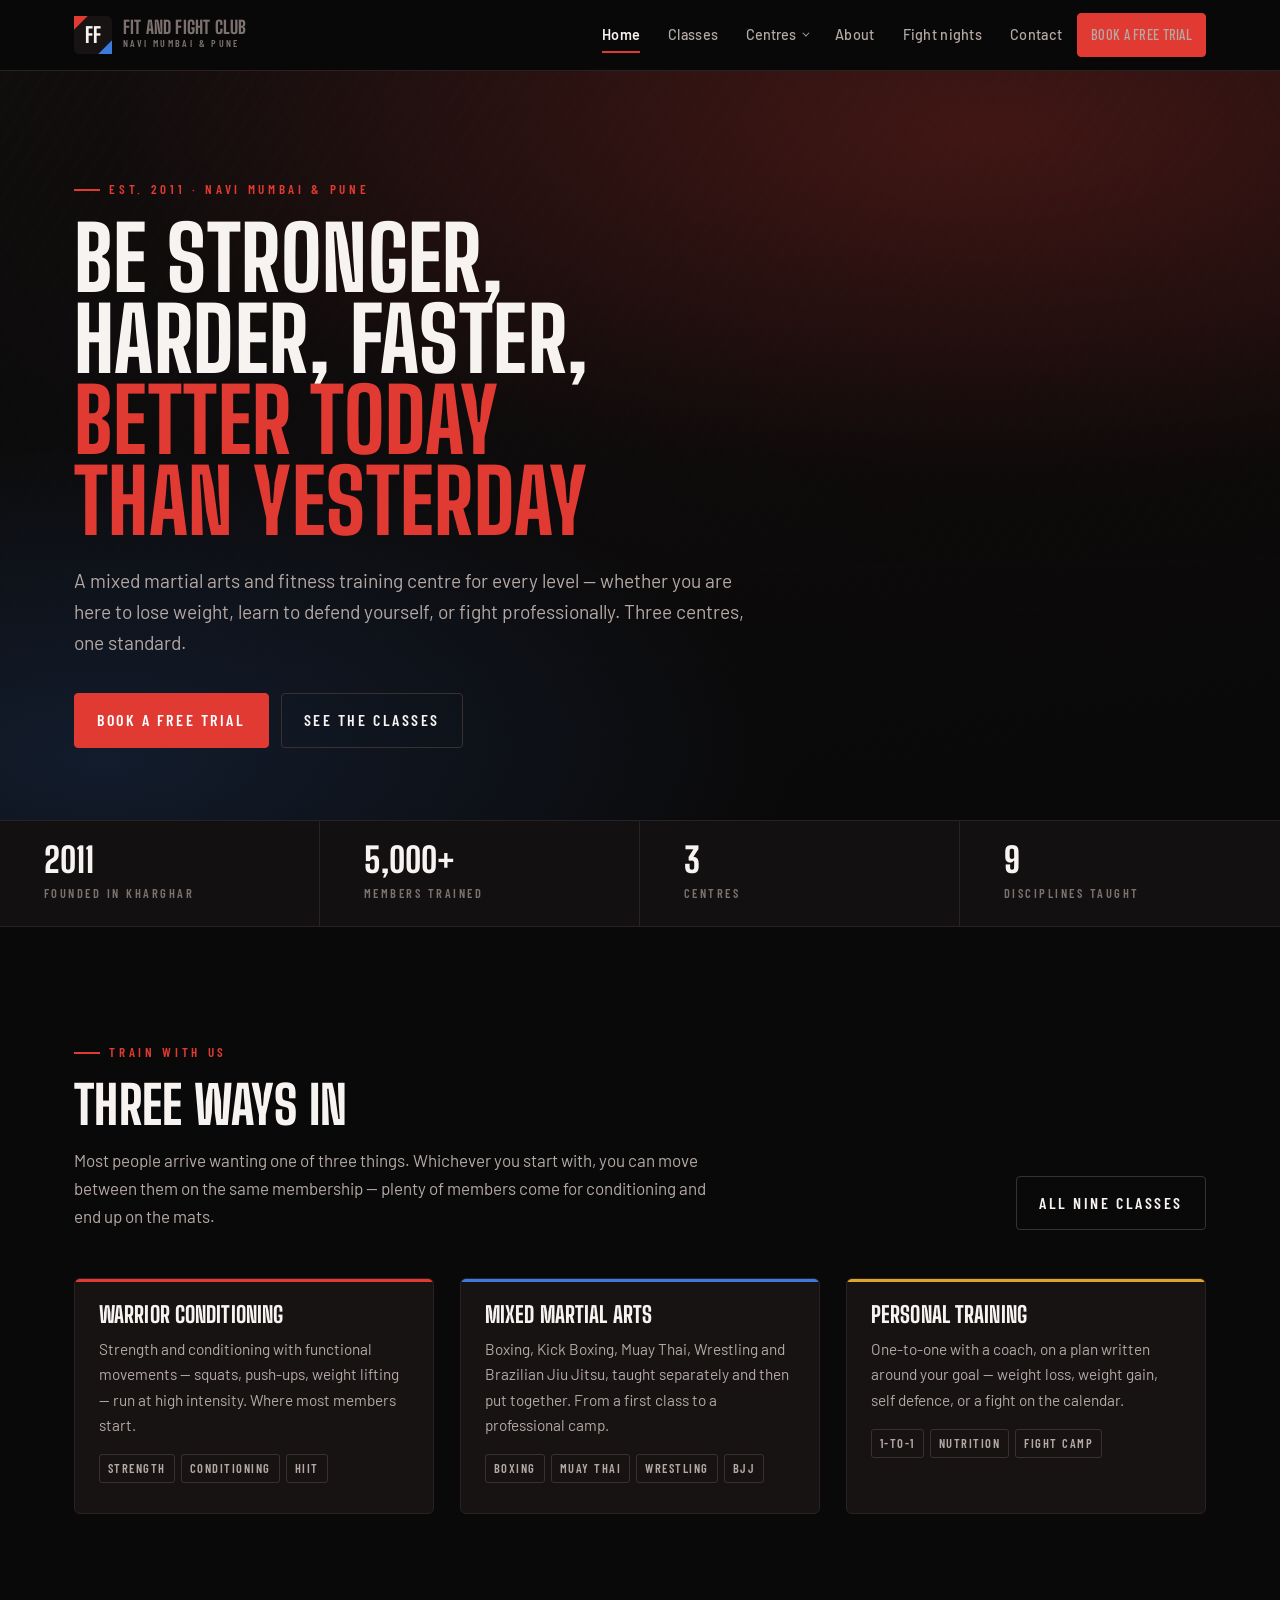
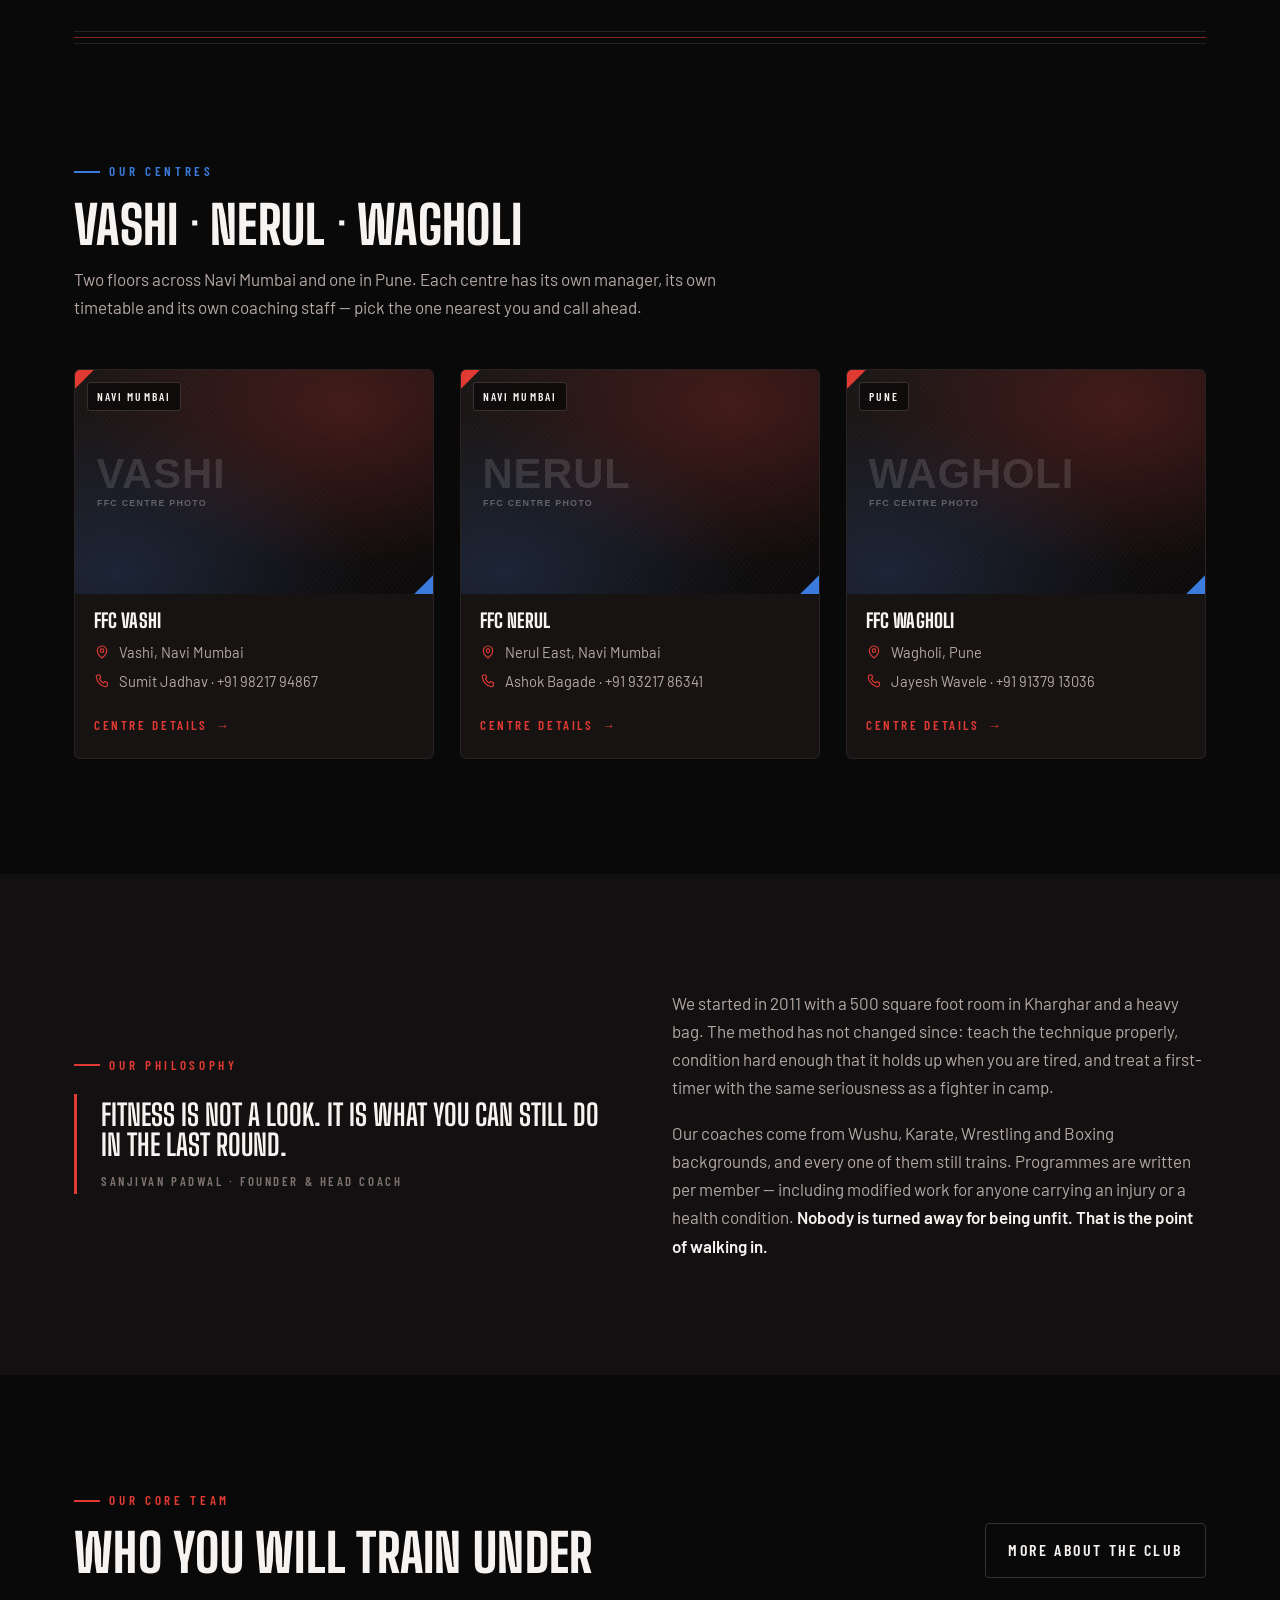
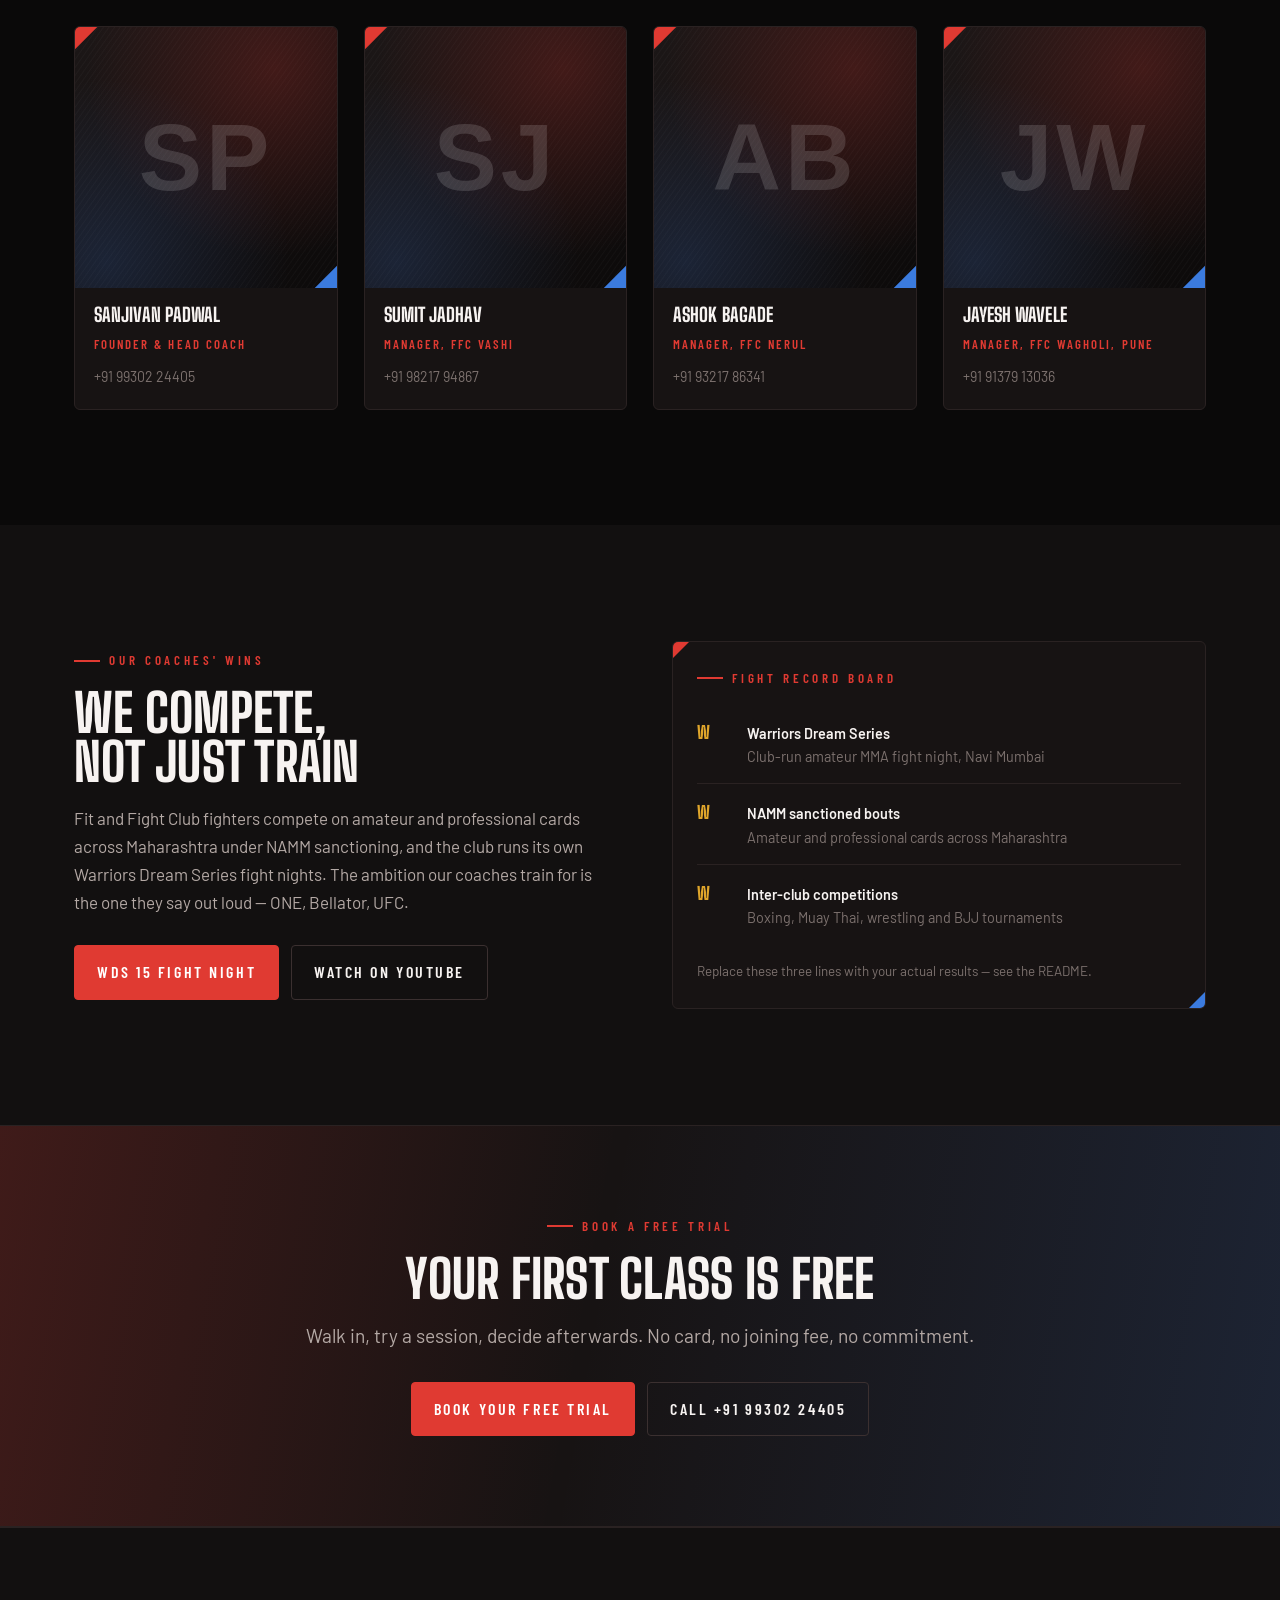
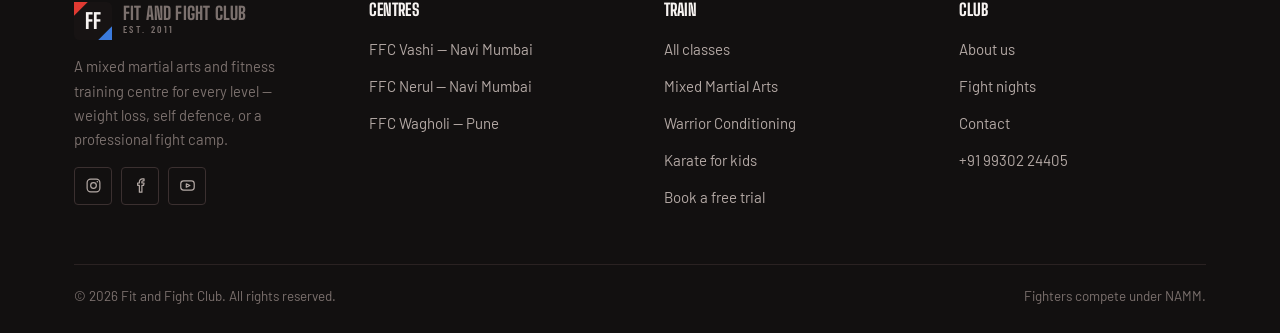
<file: index.html>
<!doctype html>
<html lang="en">
<head>
  <meta charset="utf-8">
  <meta name="viewport" content="width=device-width, initial-scale=1">
  <title>Fit and Fight Club | MMA &amp; Fitness in Navi Mumbai and Pune</title>
  <meta name="description" content="Mixed martial arts and fitness training in Vashi, Nerul and Wagholi. Boxing, Muay Thai, wrestling, Brazilian Jiu Jitsu, Warrior Conditioning and personal training. Book a free trial.">
  <meta name="theme-color" content="#0A0909">
  <meta property="og:type" content="website">
  <meta property="og:site_name" content="Fit and Fight Club">
  <meta property="og:title" content="Fit and Fight Club | MMA &amp; Fitness in Navi Mumbai and Pune">
  <meta property="og:description" content="Mixed martial arts and fitness training in Vashi, Nerul and Wagholi. Boxing, Muay Thai, wrestling, Brazilian Jiu Jitsu, Warrior Conditioning and personal training. Book a free trial.">
  <link rel="icon" href="assets/favicon.svg" type="image/svg+xml">
  <link rel="preconnect" href="https://fonts.googleapis.com">
  <link rel="preconnect" href="https://fonts.gstatic.com" crossorigin>
  <link rel="stylesheet" href="https://fonts.googleapis.com/css2?family=Barlow+Condensed:wght@600&family=Barlow:wght@400;500;600&family=Big+Shoulders+Display:wght@700;800&display=swap">
  <link rel="stylesheet" href="assets/css/styles.css">
  <script type="application/ld+json">{
  "@context": "https://schema.org",
  "@type": "SportsActivityLocation",
  "name": "Fit and Fight Club",
  "description": "Mixed martial arts and fitness training centre with three locations across Navi Mumbai and Pune.",
  "url": "https://www.fitandfightclub.com",
  "foundingDate": "2011",
  "sameAs": [
    "https://www.instagram.com/fitandfightclub",
    "https://www.facebook.com/FitNFightClub",
    "https://www.youtube.com/@FitandFightClub"
  ],
  "department": [
    {
      "@type": "SportsActivityLocation",
      "name": "Fit and Fight Club, Vashi",
      "telephone": "+91 98217 94867",
      "address": {
        "@type": "PostalAddress",
        "streetAddress": "Hope and Care Building 41/1, 1st floor, next to Keshav Kunj 1, Sector 30, Vashi, Navi Mumbai 400703",
        "addressLocality": "Navi Mumbai",
        "postalCode": "400703",
        "addressRegion": "Maharashtra",
        "addressCountry": "IN"
      }
    },
    {
      "@type": "SportsActivityLocation",
      "name": "Fit and Fight Club, Nerul",
      "telephone": "+91 93217 86341",
      "address": {
        "@type": "PostalAddress",
        "streetAddress": "4th Floor, Bhanushali Wadi, Sector 19A, near Ryan International School, Nerul East, Navi Mumbai, Maharashtra 400706",
        "addressLocality": "Navi Mumbai",
        "postalCode": "400706",
        "addressRegion": "Maharashtra",
        "addressCountry": "IN"
      }
    },
    {
      "@type": "SportsActivityLocation",
      "name": "Fit and Fight Club, Wagholi",
      "telephone": "+91 91379 13036",
      "address": {
        "@type": "PostalAddress",
        "streetAddress": "Satav Patil Sports, Domkhel Wasti, BAIF Road, Wagholi, Pune, Maharashtra 412207",
        "addressLocality": "Pune",
        "postalCode": "412207",
        "addressRegion": "Maharashtra",
        "addressCountry": "IN"
      }
    }
  ]
}</script>
</head>
<body>
<a class="skip" href="#main">Skip to content</a>
<!-- HEADER — identical on every page -->
<header class="site-head">
  <div class="wrap">
    <a class="brand" href="" aria-label="Fit and Fight Club, home">
      <svg viewBox="0 0 36 36" aria-hidden="true"><rect width="36" height="36" rx="5" fill="#171313"/><path d="M0 0h13L0 13Z" fill="#E03A32"/><path d="M36 36H23L36 23Z" fill="#3B7BDE"/><text x="18" y="25.5" text-anchor="middle" fill="#F7F3F1" font-family="Big Shoulders Display, Arial Narrow, sans-serif" font-weight="800" font-size="20">FF</text></svg>
      <span><b>Fit and Fight Club</b><span>Navi Mumbai &amp; Pune</span></span>
    </a>
    <button class="burger" aria-label="Menu" aria-expanded="false" aria-controls="nav"><span></span></button>
    <nav class="nav" id="nav" aria-label="Primary">
      <a href="" aria-current="page">Home</a>
      <a href="classes/">Classes</a>
      <div class="has-menu">
        <button type="button" aria-expanded="false">Centres</button>
        <div class="menu"><a href="vashi/"><b>FFC Vashi</b><i>Vashi, Navi Mumbai</i></a><a href="nerul/"><b>FFC Nerul</b><i>Nerul East, Navi Mumbai</i></a><a href="wagholi/"><b>FFC Wagholi</b><i>Wagholi, Pune</i></a></div>
      </div>
      <a href="about/">About</a>
      <a href="https://www.fitandfightclub.com/event-details/warriors-dream-series-15-fight-night" target="_blank" rel="noopener">Fight nights</a>
      <a href="contact/">Contact</a>
      <a class="btn btn-primary btn-sm" href="contact/#trial">Book a free trial</a>
    </nav>
  </div>
</header>
<main id="main">
<section class="hero">
  <div class="hero-media"><img src="assets/img/hero.svg" alt="" width="1600" height="900" fetchpriority="high"></div>
  <div class="wrap">
    <p class="eyebrow">Est. 2011 · Navi Mumbai &amp; Pune</p>
    <h1 class="d1">Be stronger, harder, faster, <em>better today than yesterday</em></h1>
    <p class="lead">A mixed martial arts and fitness training centre for every level — whether you are here to
      lose weight, learn to defend yourself, or fight professionally. Three centres, one standard.</p>
    <div class="btn-row">
      <a class="btn btn-primary" href="contact/#trial">Book a free trial</a>
      <a class="btn btn-ghost" href="classes/">See the classes</a>
    </div>
  </div>
</section>

<div class="stats">
  <div class="stat"><b>2011</b><span>Founded in Kharghar</span></div>
  <div class="stat"><b>5,000+</b><span>Members trained</span></div>
  <div class="stat"><b>3</b><span>Centres</span></div>
  <div class="stat"><b>9</b><span>Disciplines taught</span></div>
</div>

<section class="section" id="train">
  <div class="wrap">
    <div class="head-row">
      <div>
        <p class="eyebrow">Train with us</p>
        <h2 class="d2">Three ways in</h2>
        <p class="prose">Most people arrive wanting one of three things. Whichever you start with, you can
          move between them on the same membership — plenty of members come for conditioning and end up
          on the mats.</p>
      </div>
      <a class="btn btn-ghost" href="classes/">All nine classes</a>
    </div>
    <div class="grid g3">
      <div class="pillar reveal">
        <h3>Warrior Conditioning</h3>
        <p>Strength and conditioning with functional movements — squats, push-ups, weight lifting — run at high intensity. Where most members start.</p>
        <ul><li>Strength</li><li>Conditioning</li><li>HIIT</li></ul>
      </div>
      <div class="pillar reveal">
        <h3>Mixed Martial Arts</h3>
        <p>Boxing, Kick Boxing, Muay Thai, Wrestling and Brazilian Jiu Jitsu, taught separately and then put together. From a first class to a professional camp.</p>
        <ul><li>Boxing</li><li>Muay Thai</li><li>Wrestling</li><li>BJJ</li></ul>
      </div>
      <div class="pillar reveal">
        <h3>Personal Training</h3>
        <p>One-to-one with a coach, on a plan written around your goal — weight loss, weight gain, self defence, or a fight on the calendar.</p>
        <ul><li>1-to-1</li><li>Nutrition</li><li>Fight camp</li></ul>
      </div>
    </div>
  </div>
</section>

<div class="wrap"><div class="ropes"><span></span><span></span><span></span></div></div>

<section class="section" id="centres">
  <div class="wrap">
    <div class="head-row">
      <div>
        <p class="eyebrow blue">Our centres</p>
        <h2 class="d2">Vashi · Nerul · Wagholi</h2>
        <p class="prose">Two floors across Navi Mumbai and one in Pune. Each centre has its own manager,
          its own timetable and its own coaching staff — pick the one nearest you and call ahead.</p>
      </div>
    </div>
    <div class="grid g3">
      <a class="card centre-card reveal" href="vashi/">
        <div class="card-media"><span class="tagline">Navi Mumbai</span>
          <img src="assets/img/centre-vashi.svg" alt="FFC Vashi" width="1200" height="750" loading="lazy"></div>
        <div class="card-body">
          <h3>FFC Vashi</h3>
          <div class="centre-meta">
            <span class="row"><svg viewBox="0 0 24 24" fill="none" stroke="currentColor" stroke-width="1.7" stroke-linecap="round" stroke-linejoin="round" aria-hidden="true"><path d="M12 21s7-5.6 7-11a7 7 0 1 0-14 0c0 5.4 7 11 7 11Z"/><circle cx="12" cy="10" r="2.6"/></svg><span>Vashi, Navi Mumbai</span></span>
            <span class="row"><svg viewBox="0 0 24 24" fill="none" stroke="currentColor" stroke-width="1.7" stroke-linecap="round" stroke-linejoin="round" aria-hidden="true"><path d="M5 3h3.6l1.6 4-2.2 1.6a13 13 0 0 0 6.4 6.4L16 12.8l4 1.6V18a2.6 2.6 0 0 1-2.9 2.6A16.6 16.6 0 0 1 3.4 5.9 2.6 2.6 0 0 1 6 3Z"/></svg><span>Sumit Jadhav · +91 98217 94867</span></span>
          </div>
          <span class="card-more">Centre details</span>
        </div>
      </a>
      <a class="card centre-card reveal" href="nerul/">
        <div class="card-media"><span class="tagline">Navi Mumbai</span>
          <img src="assets/img/centre-nerul.svg" alt="FFC Nerul" width="1200" height="750" loading="lazy"></div>
        <div class="card-body">
          <h3>FFC Nerul</h3>
          <div class="centre-meta">
            <span class="row"><svg viewBox="0 0 24 24" fill="none" stroke="currentColor" stroke-width="1.7" stroke-linecap="round" stroke-linejoin="round" aria-hidden="true"><path d="M12 21s7-5.6 7-11a7 7 0 1 0-14 0c0 5.4 7 11 7 11Z"/><circle cx="12" cy="10" r="2.6"/></svg><span>Nerul East, Navi Mumbai</span></span>
            <span class="row"><svg viewBox="0 0 24 24" fill="none" stroke="currentColor" stroke-width="1.7" stroke-linecap="round" stroke-linejoin="round" aria-hidden="true"><path d="M5 3h3.6l1.6 4-2.2 1.6a13 13 0 0 0 6.4 6.4L16 12.8l4 1.6V18a2.6 2.6 0 0 1-2.9 2.6A16.6 16.6 0 0 1 3.4 5.9 2.6 2.6 0 0 1 6 3Z"/></svg><span>Ashok Bagade · +91 93217 86341</span></span>
          </div>
          <span class="card-more">Centre details</span>
        </div>
      </a>
      <a class="card centre-card reveal" href="wagholi/">
        <div class="card-media"><span class="tagline">Pune</span>
          <img src="assets/img/centre-wagholi.svg" alt="FFC Wagholi" width="1200" height="750" loading="lazy"></div>
        <div class="card-body">
          <h3>FFC Wagholi</h3>
          <div class="centre-meta">
            <span class="row"><svg viewBox="0 0 24 24" fill="none" stroke="currentColor" stroke-width="1.7" stroke-linecap="round" stroke-linejoin="round" aria-hidden="true"><path d="M12 21s7-5.6 7-11a7 7 0 1 0-14 0c0 5.4 7 11 7 11Z"/><circle cx="12" cy="10" r="2.6"/></svg><span>Wagholi, Pune</span></span>
            <span class="row"><svg viewBox="0 0 24 24" fill="none" stroke="currentColor" stroke-width="1.7" stroke-linecap="round" stroke-linejoin="round" aria-hidden="true"><path d="M5 3h3.6l1.6 4-2.2 1.6a13 13 0 0 0 6.4 6.4L16 12.8l4 1.6V18a2.6 2.6 0 0 1-2.9 2.6A16.6 16.6 0 0 1 3.4 5.9 2.6 2.6 0 0 1 6 3Z"/></svg><span>Jayesh Wavele · +91 91379 13036</span></span>
          </div>
          <span class="card-more">Centre details</span>
        </div>
      </a>
    </div>
  </div>
</section>

<section class="section band" id="philosophy">
  <div class="wrap split">
    <div>
      <p class="eyebrow">Our philosophy</p>
      <blockquote class="quote">Fitness is not a look. It is what you can still do in the last round.
        <cite>Sanjivan Padwal · Founder &amp; Head Coach</cite></blockquote>
    </div>
    <div class="prose">
      <p>We started in 2011 with a 500 square foot room in Kharghar and a heavy bag. The method has not
        changed since: teach the technique properly, condition hard enough that it holds up when you are
        tired, and treat a first-timer with the same seriousness as a fighter in camp.</p>
      <p>Our coaches come from Wushu, Karate, Wrestling and Boxing backgrounds, and every one of them
        still trains. Programmes are written per member — including modified work for anyone carrying an
        injury or a health condition. <strong>Nobody is turned away for being unfit. That is the point of
        walking in.</strong></p>
    </div>
  </div>
</section>

<section class="section" id="team">
  <div class="wrap">
    <div class="head-row">
      <div>
        <p class="eyebrow">Our core team</p>
        <h2 class="d2">Who you will train under</h2>
      </div>
      <a class="btn btn-ghost" href="about/">More about the club</a>
    </div>
    <div class="grid g4">
      <article class="card coach reveal">
        <div class="card-media"><img src="assets/img/coach-sanjivan-padwal.svg" alt="Sanjivan Padwal" width="800" height="800" loading="lazy"></div>
        <div class="card-body">
          <h3>Sanjivan Padwal</h3>
          <p class="role">Founder &amp; Head Coach</p>
          <a class="tel" href="tel:+919930224405">+91 99302 24405</a>
        </div>
      </article>
      <article class="card coach reveal">
        <div class="card-media"><img src="assets/img/coach-sumit-jadhav.svg" alt="Sumit Jadhav" width="800" height="800" loading="lazy"></div>
        <div class="card-body">
          <h3>Sumit Jadhav</h3>
          <p class="role">Manager, FFC Vashi</p>
          <a class="tel" href="tel:+919821794867">+91 98217 94867</a>
        </div>
      </article>
      <article class="card coach reveal">
        <div class="card-media"><img src="assets/img/coach-ashok-bagade.svg" alt="Ashok Bagade" width="800" height="800" loading="lazy"></div>
        <div class="card-body">
          <h3>Ashok Bagade</h3>
          <p class="role">Manager, FFC Nerul</p>
          <a class="tel" href="tel:+919321786341">+91 93217 86341</a>
        </div>
      </article>
      <article class="card coach reveal">
        <div class="card-media"><img src="assets/img/coach-jayesh-wavele.svg" alt="Jayesh Wavele" width="800" height="800" loading="lazy"></div>
        <div class="card-body">
          <h3>Jayesh Wavele</h3>
          <p class="role">Manager, FFC Wagholi, Pune</p>
          <a class="tel" href="tel:+919137913036">+91 91379 13036</a>
        </div>
      </article>
    </div>
  </div>
</section>

<section class="section band" id="fight-nights">
  <div class="wrap split">
    <div>
      <p class="eyebrow">Our coaches' wins</p>
      <h2 class="d2">We compete, not just train</h2>
      <p class="prose" style="margin-top:1.1rem">Fit and Fight Club fighters compete on amateur and
        professional cards across Maharashtra under NAMM sanctioning, and the club runs its own
        Warriors Dream Series fight nights. The ambition our coaches train for is the one they say
        out loud — ONE, Bellator, UFC.</p>
      <div class="btn-row" style="margin-top:1.8rem">
        <a class="btn btn-primary" href="https://www.fitandfightclub.com/event-details/warriors-dream-series-15-fight-night" target="_blank" rel="noopener">WDS 15 Fight Night</a>
        <a class="btn btn-ghost" href="https://www.youtube.com/@FitandFightClub" target="_blank" rel="noopener">Watch on YouTube</a>
      </div>
    </div>
    <div class="panel corner" style="padding:26px 24px">
      <p class="eyebrow" style="margin-bottom:.9rem">Fight record board</p>
      <ul class="wins">
        <li><span class="mark">W</span><span><b>Warriors Dream Series</b><span>Club-run amateur MMA fight night, Navi Mumbai</span></span></li>
        <li><span class="mark">W</span><span><b>NAMM sanctioned bouts</b><span>Amateur and professional cards across Maharashtra</span></span></li>
        <li><span class="mark">W</span><span><b>Inter-club competitions</b><span>Boxing, Muay Thai, wrestling and BJJ tournaments</span></span></li>
      </ul>
      <p class="form-note" style="margin-top:16px">Replace these three lines with your actual results —
        see the README.</p>
    </div>
  </div>
</section>

<section class="cta">
  <div class="wrap">
    <p class="eyebrow" style="justify-content:center">Book a free trial</p>
    <h2 class="d2">Your first class is free</h2>
    <p class="lead" style="margin:1.1rem auto 0;text-align:center">Walk in, try a session, decide afterwards. No card, no joining fee, no commitment.</p>
    <div class="btn-row">
      <a class="btn btn-primary" href="contact/#trial">Book your free trial</a>
      <a class="btn btn-ghost" href="tel:+919930224405">Call +91 99302 24405</a>
    </div>
  </div>
</section>

</main>
<!-- FOOTER — identical on every page -->
<footer class="site-foot">
  <div class="wrap">
    <div class="foot-grid">
      <div>
        <a class="brand" href="" style="margin-bottom:14px">
          <svg viewBox="0 0 36 36" aria-hidden="true"><rect width="36" height="36" rx="5" fill="#171313"/><path d="M0 0h13L0 13Z" fill="#E03A32"/><path d="M36 36H23L36 23Z" fill="#3B7BDE"/><text x="18" y="25.5" text-anchor="middle" fill="#F7F3F1" font-family="Big Shoulders Display, Arial Narrow, sans-serif" font-weight="800" font-size="20">FF</text></svg>
          <span><b>Fit and Fight Club</b><span>Est. 2011</span></span>
        </a>
        <p class="muted" style="font-size:.92rem;max-width:30ch">
          A mixed martial arts and fitness training centre for every level — weight loss, self defence,
          or a professional fight camp.</p>
        <div class="socials"><a href="https://www.instagram.com/fitandfightclub" target="_blank" rel="noopener" aria-label="Instagram"><svg viewBox="0 0 24 24" fill="none" stroke="currentColor" stroke-width="1.7" stroke-linecap="round" stroke-linejoin="round"><rect x="3" y="3" width="18" height="18" rx="5"/><circle cx="12" cy="12" r="4"/><circle cx="17.4" cy="6.6" r="1.1" fill="currentColor" stroke="none"/></svg></a><a href="https://www.facebook.com/FitNFightClub" target="_blank" rel="noopener" aria-label="Facebook"><svg viewBox="0 0 24 24" fill="none" stroke="currentColor" stroke-width="1.7" stroke-linecap="round" stroke-linejoin="round"><path d="M14 8.5V7a1.6 1.6 0 0 1 1.7-1.6H17V2.6h-2.4A4.3 4.3 0 0 0 10.4 7v1.5H8V11.7h2.4v9.7H14v-9.7h2.4l.6-3.2Z"/></svg></a><a href="https://www.youtube.com/@FitandFightClub" target="_blank" rel="noopener" aria-label="Youtube"><svg viewBox="0 0 24 24" fill="none" stroke="currentColor" stroke-width="1.7" stroke-linecap="round" stroke-linejoin="round"><rect x="2.5" y="5.5" width="19" height="13" rx="4"/><path d="M10.3 9.6l5 2.4-5 2.4Z"/></svg></a></div>
      </div>
      <div>
        <h4>Centres</h4>
        <ul><li><a href="vashi/">FFC Vashi — Navi Mumbai</a></li><li><a href="nerul/">FFC Nerul — Navi Mumbai</a></li><li><a href="wagholi/">FFC Wagholi — Pune</a></li></ul>
      </div>
      <div>
        <h4>Train</h4>
        <ul>
          <li><a href="classes/">All classes</a></li>
          <li><a href="classes/#mma">Mixed Martial Arts</a></li>
          <li><a href="classes/#warrior-conditioning">Warrior Conditioning</a></li>
          <li><a href="classes/#karate">Karate for kids</a></li>
          <li><a href="contact/#trial">Book a free trial</a></li>
        </ul>
      </div>
      <div>
        <h4>Club</h4>
        <ul>
          <li><a href="about/">About us</a></li>
          <li><a href="https://www.fitandfightclub.com/event-details/warriors-dream-series-15-fight-night" target="_blank" rel="noopener">Fight nights</a></li>
          <li><a href="contact/">Contact</a></li>
          <li><a href="tel:+919930224405">+91 99302 24405</a></li>
        </ul>
      </div>
    </div>
    <div class="foot-base">
      <span>&copy; <span data-year>2026</span> Fit and Fight Club. All rights reserved.</span>
      <span>Fighters compete under <a href="https://www.instagram.com/nmmmaa_official" target="_blank" rel="noopener">NAMM</a>.</span>
    </div>
  </div>
</footer>
<script src="assets/js/site.js"></script>
</body>
</html>
</file>
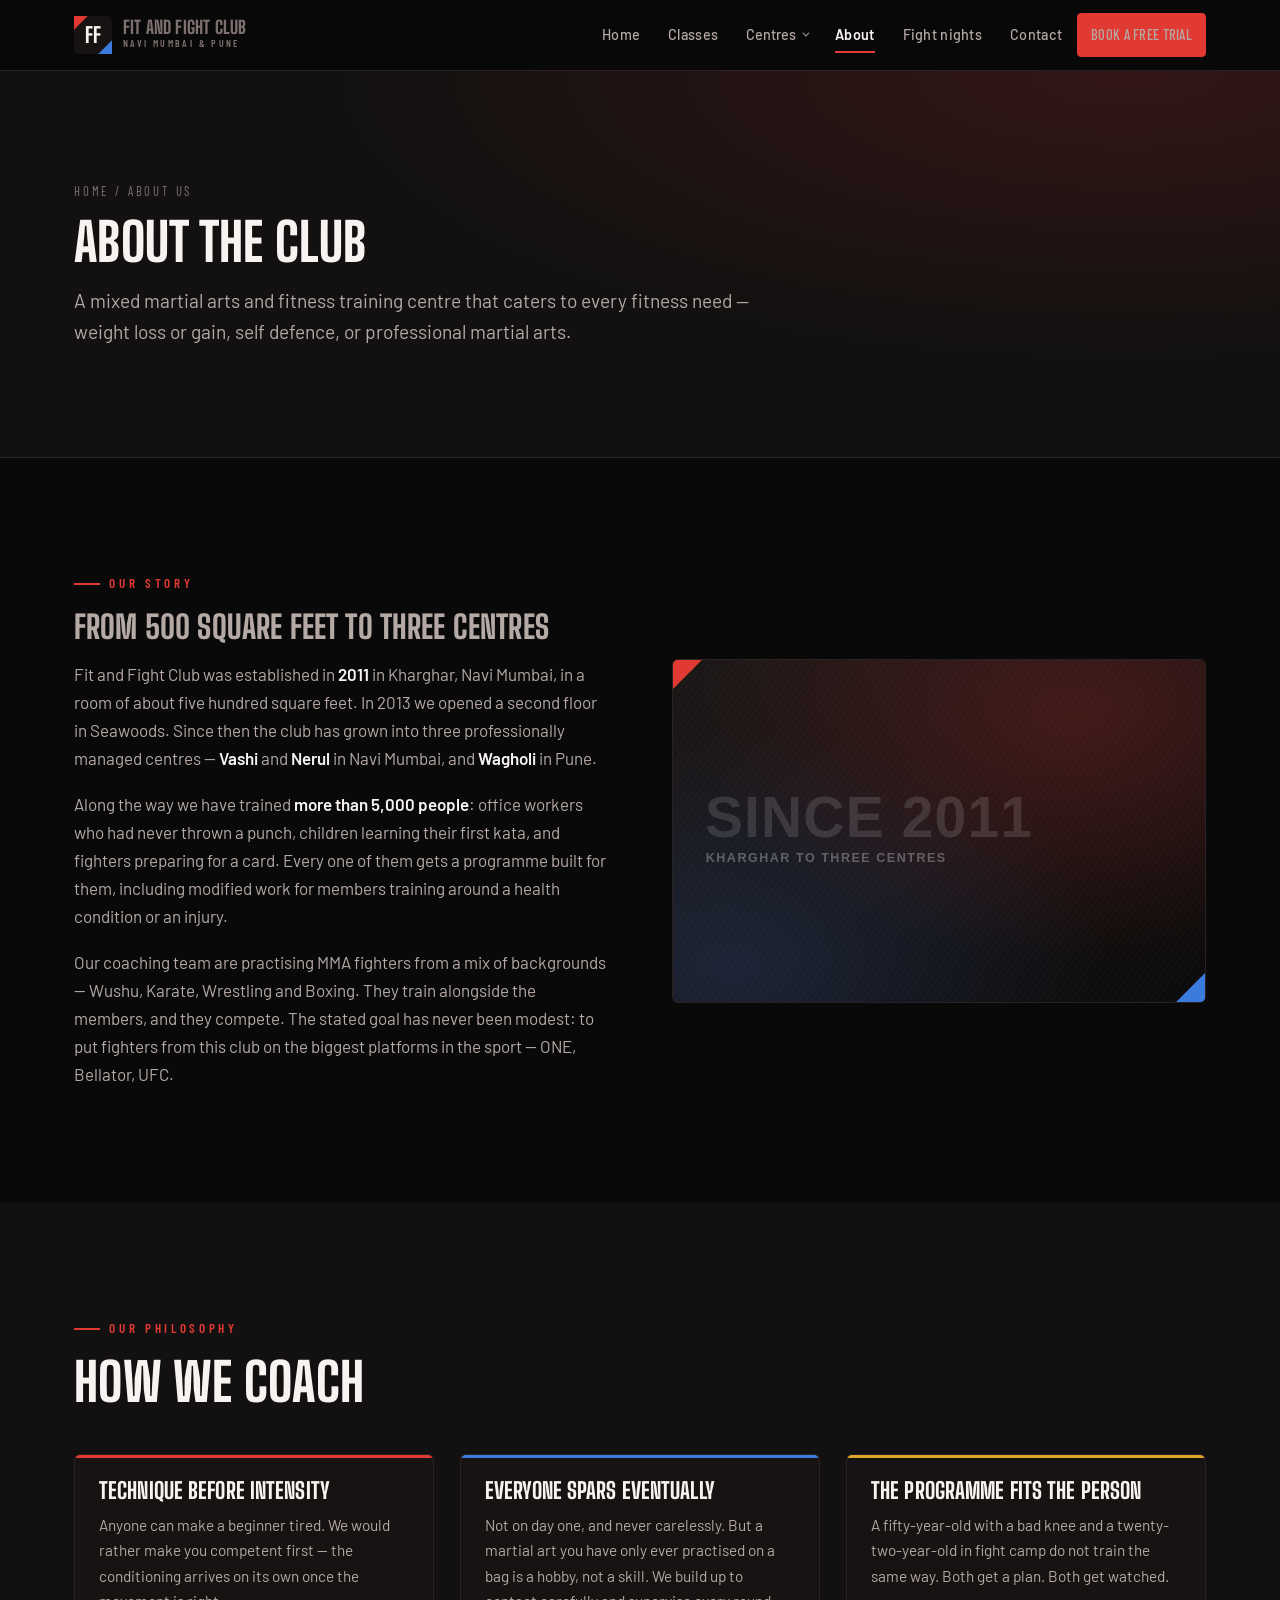
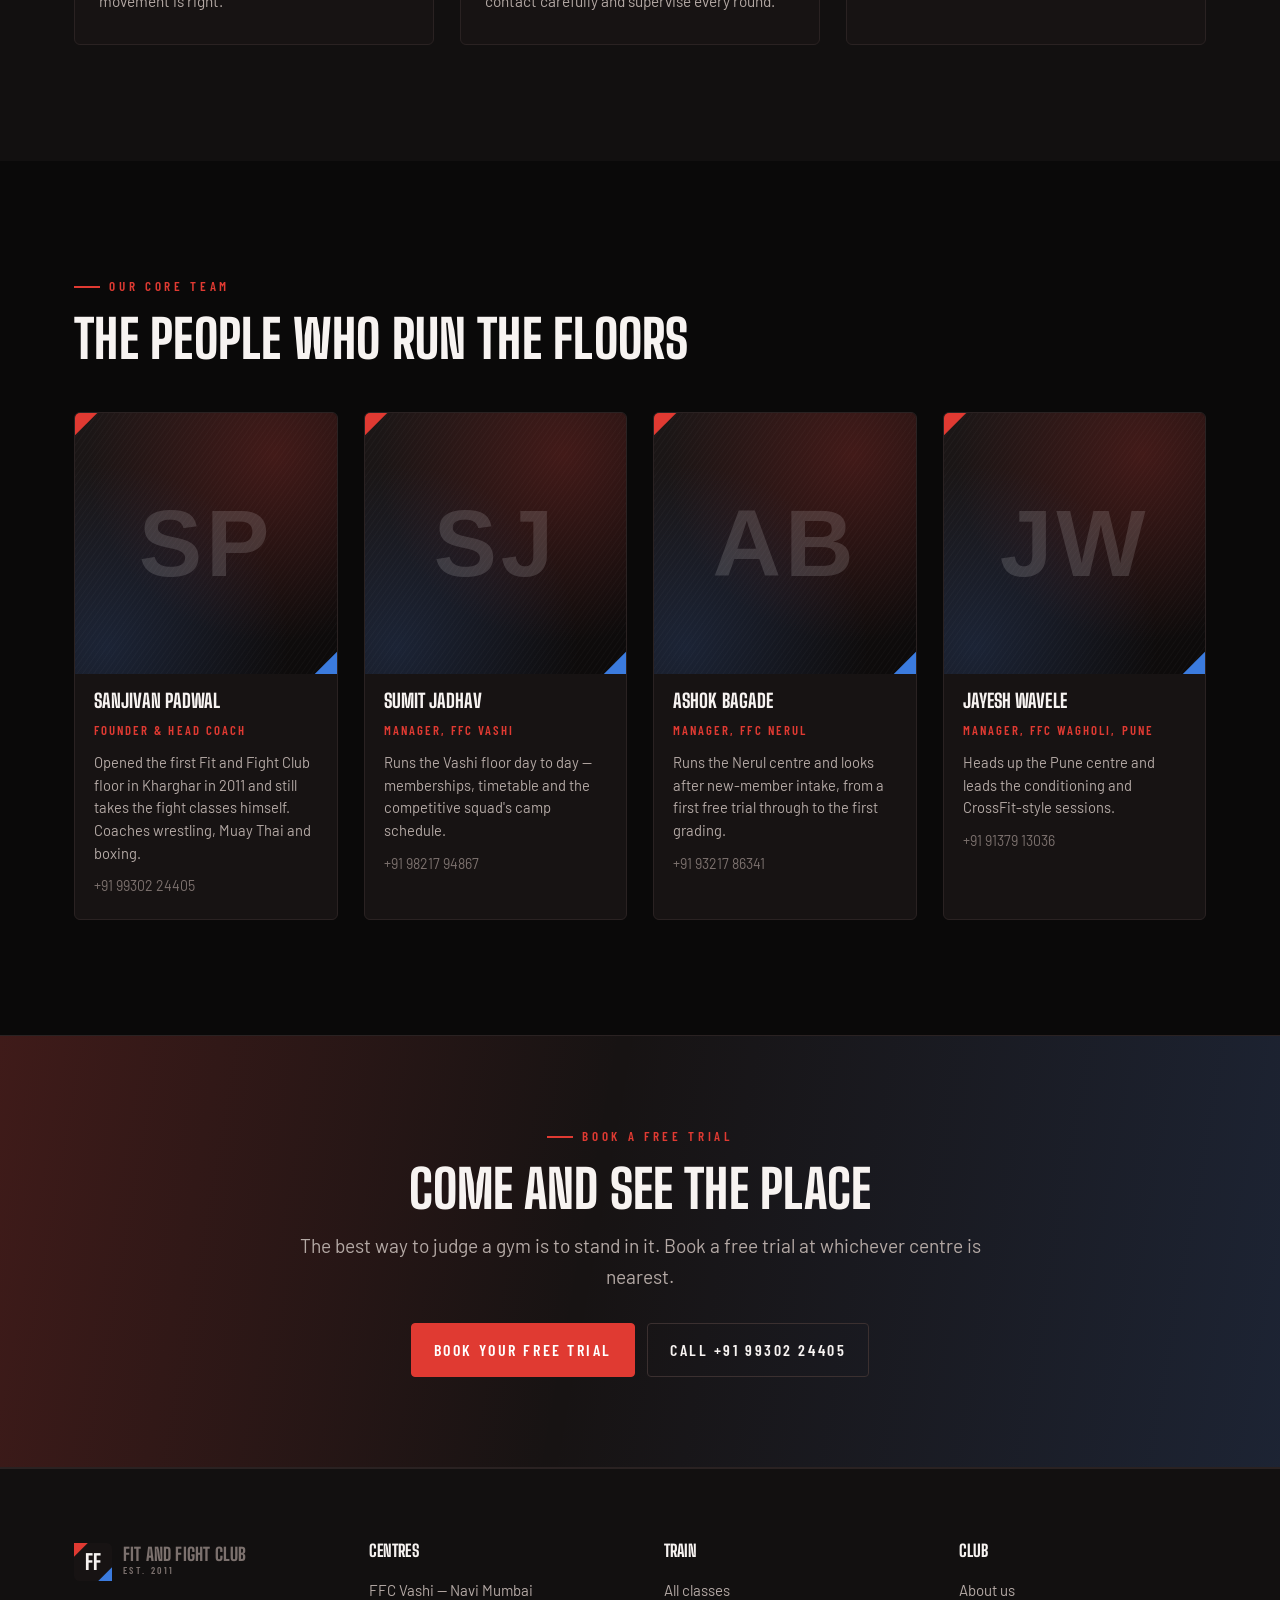
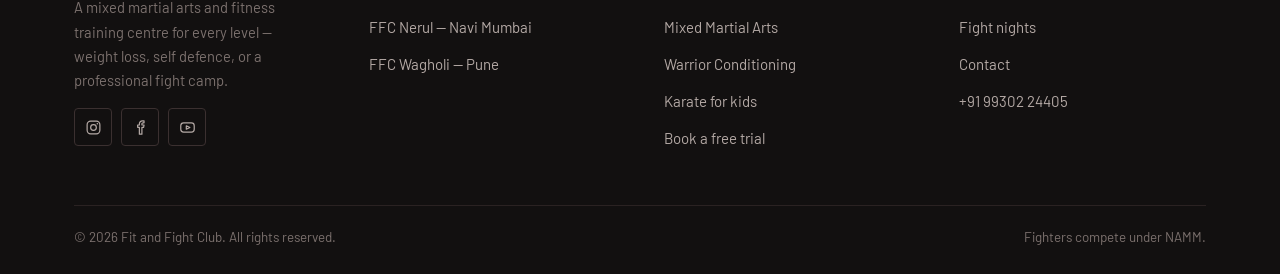
<file: about/index.html>
<!doctype html>
<html lang="en">
<head>
  <meta charset="utf-8">
  <meta name="viewport" content="width=device-width, initial-scale=1">
  <title>About Us | Fit and Fight Club | MMA &amp; Fitness since 2011</title>
  <meta name="description" content="Fit and Fight Club began in Kharghar in 2011 and now runs three centres across Navi Mumbai and Pune, having trained more than 5,000 members.">
  <meta name="theme-color" content="#0A0909">
  <meta property="og:type" content="website">
  <meta property="og:site_name" content="Fit and Fight Club">
  <meta property="og:title" content="About Us | Fit and Fight Club | MMA &amp; Fitness since 2011">
  <meta property="og:description" content="Fit and Fight Club began in Kharghar in 2011 and now runs three centres across Navi Mumbai and Pune, having trained more than 5,000 members.">
  <link rel="icon" href="../assets/favicon.svg" type="image/svg+xml">
  <link rel="preconnect" href="https://fonts.googleapis.com">
  <link rel="preconnect" href="https://fonts.gstatic.com" crossorigin>
  <link rel="stylesheet" href="https://fonts.googleapis.com/css2?family=Barlow+Condensed:wght@600&family=Barlow:wght@400;500;600&family=Big+Shoulders+Display:wght@700;800&display=swap">
  <link rel="stylesheet" href="../assets/css/styles.css">
</head>
<body>
<a class="skip" href="#main">Skip to content</a>
<!-- HEADER — identical on every page -->
<header class="site-head">
  <div class="wrap">
    <a class="brand" href="../" aria-label="Fit and Fight Club, home">
      <svg viewBox="0 0 36 36" aria-hidden="true"><rect width="36" height="36" rx="5" fill="#171313"/><path d="M0 0h13L0 13Z" fill="#E03A32"/><path d="M36 36H23L36 23Z" fill="#3B7BDE"/><text x="18" y="25.5" text-anchor="middle" fill="#F7F3F1" font-family="Big Shoulders Display, Arial Narrow, sans-serif" font-weight="800" font-size="20">FF</text></svg>
      <span><b>Fit and Fight Club</b><span>Navi Mumbai &amp; Pune</span></span>
    </a>
    <button class="burger" aria-label="Menu" aria-expanded="false" aria-controls="nav"><span></span></button>
    <nav class="nav" id="nav" aria-label="Primary">
      <a href="../">Home</a>
      <a href="../classes/">Classes</a>
      <div class="has-menu">
        <button type="button" aria-expanded="false">Centres</button>
        <div class="menu"><a href="../vashi/"><b>FFC Vashi</b><i>Vashi, Navi Mumbai</i></a><a href="../nerul/"><b>FFC Nerul</b><i>Nerul East, Navi Mumbai</i></a><a href="../wagholi/"><b>FFC Wagholi</b><i>Wagholi, Pune</i></a></div>
      </div>
      <a href="../about/" aria-current="page">About</a>
      <a href="https://www.fitandfightclub.com/event-details/warriors-dream-series-15-fight-night" target="_blank" rel="noopener">Fight nights</a>
      <a href="../contact/">Contact</a>
      <a class="btn btn-primary btn-sm" href="../contact/#trial">Book a free trial</a>
    </nav>
  </div>
</header>
<main id="main">
<section class="page-hero">
  <div class="wrap">
    <p class="crumbs"><a href="../">Home</a> / About us</p>
    <h1 class="d2">About the club</h1>
    <p class="lead" style="margin-top:1.2rem">A mixed martial arts and fitness training centre that caters
      to every fitness need — weight loss or gain, self defence, or professional martial arts.</p>
  </div>
</section>

<section class="section">
  <div class="wrap split">
    <div class="prose">
      <p class="eyebrow">Our story</p>
      <h2 class="d3" style="margin-bottom:1.1rem">From 500 square feet to three centres</h2>
      <p>Fit and Fight Club was established in <strong>2011</strong> in Kharghar, Navi Mumbai, in a room
        of about five hundred square feet. In 2013 we opened a second floor in Seawoods. Since then the
        club has grown into three professionally managed centres — <strong>Vashi</strong> and
        <strong>Nerul</strong> in Navi Mumbai, and <strong>Wagholi</strong> in Pune.</p>
      <p>Along the way we have trained <strong>more than 5,000 people</strong>: office workers who had
        never thrown a punch, children learning their first kata, and fighters preparing for a card.
        Every one of them gets a programme built for them, including modified work for members training
        around a health condition or an injury.</p>
      <p>Our coaching team are practising MMA fighters from a mix of backgrounds — Wushu, Karate,
        Wrestling and Boxing. They train alongside the members, and they compete. The stated goal has
        never been modest: to put fighters from this club on the biggest platforms in the sport —
        ONE, Bellator, UFC.</p>
    </div>
    <div class="panel corner">
      <img src="../assets/img/about.svg" alt="Fit and Fight Club since 2011" width="1400" height="900" loading="lazy">
    </div>
  </div>
</section>

<section class="section band">
  <div class="wrap">
    <div class="head-row"><div>
      <p class="eyebrow">Our philosophy</p>
      <h2 class="d2">How we coach</h2>
    </div></div>
    <div class="grid g3">
      <div class="pillar reveal"><h3>Technique before intensity</h3>
        <p>Anyone can make a beginner tired. We would rather make you competent first — the conditioning
          arrives on its own once the movement is right.</p></div>
      <div class="pillar reveal"><h3>Everyone spars eventually</h3>
        <p>Not on day one, and never carelessly. But a martial art you have only ever practised on a bag
          is a hobby, not a skill. We build up to contact carefully and supervise every round.</p></div>
      <div class="pillar reveal"><h3>The programme fits the person</h3>
        <p>A fifty-year-old with a bad knee and a twenty-two-year-old in fight camp do not train the same
          way. Both get a plan. Both get watched.</p></div>
    </div>
  </div>
</section>

<section class="section">
  <div class="wrap">
    <div class="head-row"><div>
      <p class="eyebrow">Our core team</p>
      <h2 class="d2">The people who run the floors</h2>
    </div></div>
    <div class="grid g4">
      <article class="card coach reveal">
        <div class="card-media"><img src="../assets/img/coach-sanjivan-padwal.svg" alt="Sanjivan Padwal" width="800" height="800" loading="lazy"></div>
        <div class="card-body">
          <h3>Sanjivan Padwal</h3>
          <p class="role">Founder &amp; Head Coach</p>
          <p style="font-size:.92rem;color:var(--fg-2)">Opened the first Fit and Fight Club floor in Kharghar in 2011 and still takes the fight classes himself. Coaches wrestling, Muay Thai and boxing.</p>
          <a class="tel" href="tel:+919930224405">+91 99302 24405</a>
        </div>
      </article>
      <article class="card coach reveal">
        <div class="card-media"><img src="../assets/img/coach-sumit-jadhav.svg" alt="Sumit Jadhav" width="800" height="800" loading="lazy"></div>
        <div class="card-body">
          <h3>Sumit Jadhav</h3>
          <p class="role">Manager, FFC Vashi</p>
          <p style="font-size:.92rem;color:var(--fg-2)">Runs the Vashi floor day to day — memberships, timetable and the competitive squad's camp schedule.</p>
          <a class="tel" href="tel:+919821794867">+91 98217 94867</a>
        </div>
      </article>
      <article class="card coach reveal">
        <div class="card-media"><img src="../assets/img/coach-ashok-bagade.svg" alt="Ashok Bagade" width="800" height="800" loading="lazy"></div>
        <div class="card-body">
          <h3>Ashok Bagade</h3>
          <p class="role">Manager, FFC Nerul</p>
          <p style="font-size:.92rem;color:var(--fg-2)">Runs the Nerul centre and looks after new-member intake, from a first free trial through to the first grading.</p>
          <a class="tel" href="tel:+919321786341">+91 93217 86341</a>
        </div>
      </article>
      <article class="card coach reveal">
        <div class="card-media"><img src="../assets/img/coach-jayesh-wavele.svg" alt="Jayesh Wavele" width="800" height="800" loading="lazy"></div>
        <div class="card-body">
          <h3>Jayesh Wavele</h3>
          <p class="role">Manager, FFC Wagholi, Pune</p>
          <p style="font-size:.92rem;color:var(--fg-2)">Heads up the Pune centre and leads the conditioning and CrossFit-style sessions.</p>
          <a class="tel" href="tel:+919137913036">+91 91379 13036</a>
        </div>
      </article>
    </div>
  </div>
</section>

<section class="cta">
  <div class="wrap">
    <p class="eyebrow" style="justify-content:center">Book a free trial</p>
    <h2 class="d2">Come and see the place</h2>
    <p class="lead" style="margin:1.1rem auto 0;text-align:center">The best way to judge a gym is to stand in it. Book a free trial at whichever centre is nearest.</p>
    <div class="btn-row">
      <a class="btn btn-primary" href="../contact/#trial">Book your free trial</a>
      <a class="btn btn-ghost" href="tel:+919930224405">Call +91 99302 24405</a>
    </div>
  </div>
</section>

</main>
<!-- FOOTER — identical on every page -->
<footer class="site-foot">
  <div class="wrap">
    <div class="foot-grid">
      <div>
        <a class="brand" href="../" style="margin-bottom:14px">
          <svg viewBox="0 0 36 36" aria-hidden="true"><rect width="36" height="36" rx="5" fill="#171313"/><path d="M0 0h13L0 13Z" fill="#E03A32"/><path d="M36 36H23L36 23Z" fill="#3B7BDE"/><text x="18" y="25.5" text-anchor="middle" fill="#F7F3F1" font-family="Big Shoulders Display, Arial Narrow, sans-serif" font-weight="800" font-size="20">FF</text></svg>
          <span><b>Fit and Fight Club</b><span>Est. 2011</span></span>
        </a>
        <p class="muted" style="font-size:.92rem;max-width:30ch">
          A mixed martial arts and fitness training centre for every level — weight loss, self defence,
          or a professional fight camp.</p>
        <div class="socials"><a href="https://www.instagram.com/fitandfightclub" target="_blank" rel="noopener" aria-label="Instagram"><svg viewBox="0 0 24 24" fill="none" stroke="currentColor" stroke-width="1.7" stroke-linecap="round" stroke-linejoin="round"><rect x="3" y="3" width="18" height="18" rx="5"/><circle cx="12" cy="12" r="4"/><circle cx="17.4" cy="6.6" r="1.1" fill="currentColor" stroke="none"/></svg></a><a href="https://www.facebook.com/FitNFightClub" target="_blank" rel="noopener" aria-label="Facebook"><svg viewBox="0 0 24 24" fill="none" stroke="currentColor" stroke-width="1.7" stroke-linecap="round" stroke-linejoin="round"><path d="M14 8.5V7a1.6 1.6 0 0 1 1.7-1.6H17V2.6h-2.4A4.3 4.3 0 0 0 10.4 7v1.5H8V11.7h2.4v9.7H14v-9.7h2.4l.6-3.2Z"/></svg></a><a href="https://www.youtube.com/@FitandFightClub" target="_blank" rel="noopener" aria-label="Youtube"><svg viewBox="0 0 24 24" fill="none" stroke="currentColor" stroke-width="1.7" stroke-linecap="round" stroke-linejoin="round"><rect x="2.5" y="5.5" width="19" height="13" rx="4"/><path d="M10.3 9.6l5 2.4-5 2.4Z"/></svg></a></div>
      </div>
      <div>
        <h4>Centres</h4>
        <ul><li><a href="../vashi/">FFC Vashi — Navi Mumbai</a></li><li><a href="../nerul/">FFC Nerul — Navi Mumbai</a></li><li><a href="../wagholi/">FFC Wagholi — Pune</a></li></ul>
      </div>
      <div>
        <h4>Train</h4>
        <ul>
          <li><a href="../classes/">All classes</a></li>
          <li><a href="../classes/#mma">Mixed Martial Arts</a></li>
          <li><a href="../classes/#warrior-conditioning">Warrior Conditioning</a></li>
          <li><a href="../classes/#karate">Karate for kids</a></li>
          <li><a href="../contact/#trial">Book a free trial</a></li>
        </ul>
      </div>
      <div>
        <h4>Club</h4>
        <ul>
          <li><a href="../about/">About us</a></li>
          <li><a href="https://www.fitandfightclub.com/event-details/warriors-dream-series-15-fight-night" target="_blank" rel="noopener">Fight nights</a></li>
          <li><a href="../contact/">Contact</a></li>
          <li><a href="tel:+919930224405">+91 99302 24405</a></li>
        </ul>
      </div>
    </div>
    <div class="foot-base">
      <span>&copy; <span data-year>2026</span> Fit and Fight Club. All rights reserved.</span>
      <span>Fighters compete under <a href="https://www.instagram.com/nmmmaa_official" target="_blank" rel="noopener">NAMM</a>.</span>
    </div>
  </div>
</footer>
<script src="../assets/js/site.js"></script>
</body>
</html>
</file>
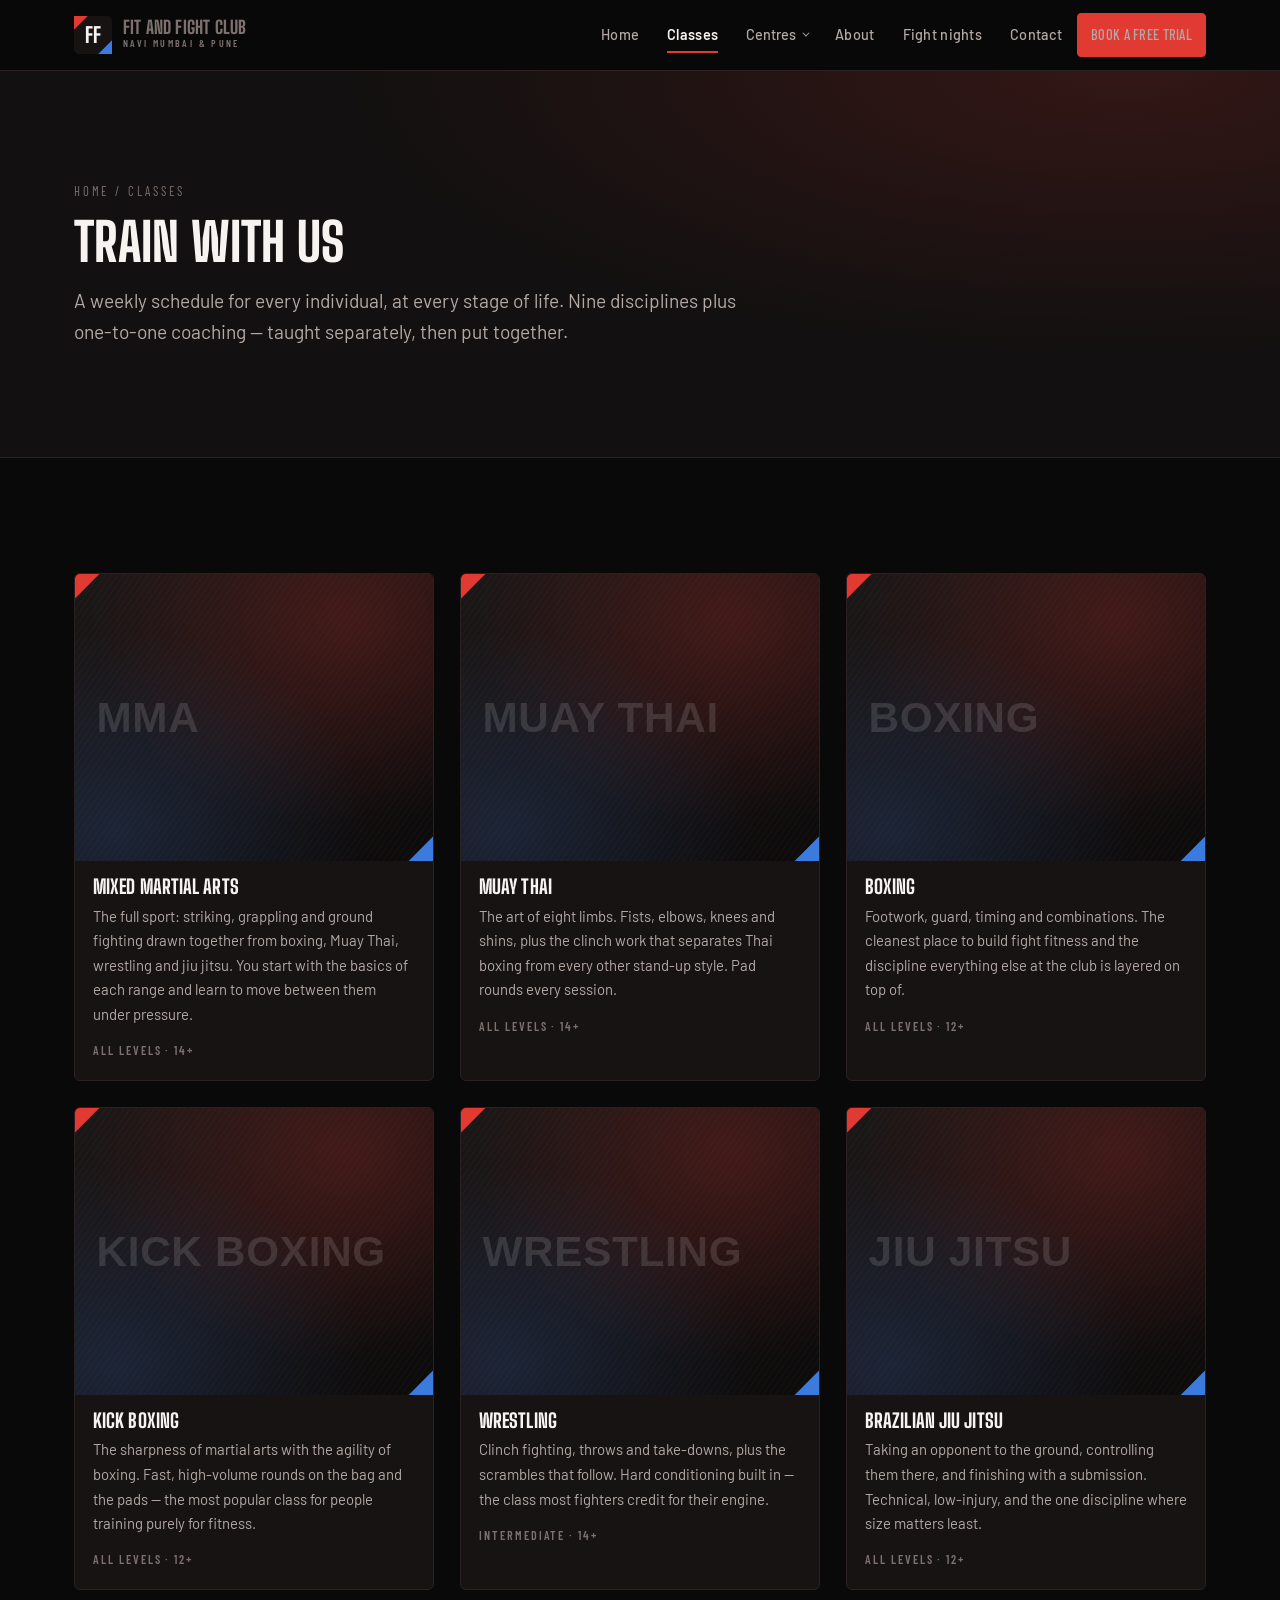
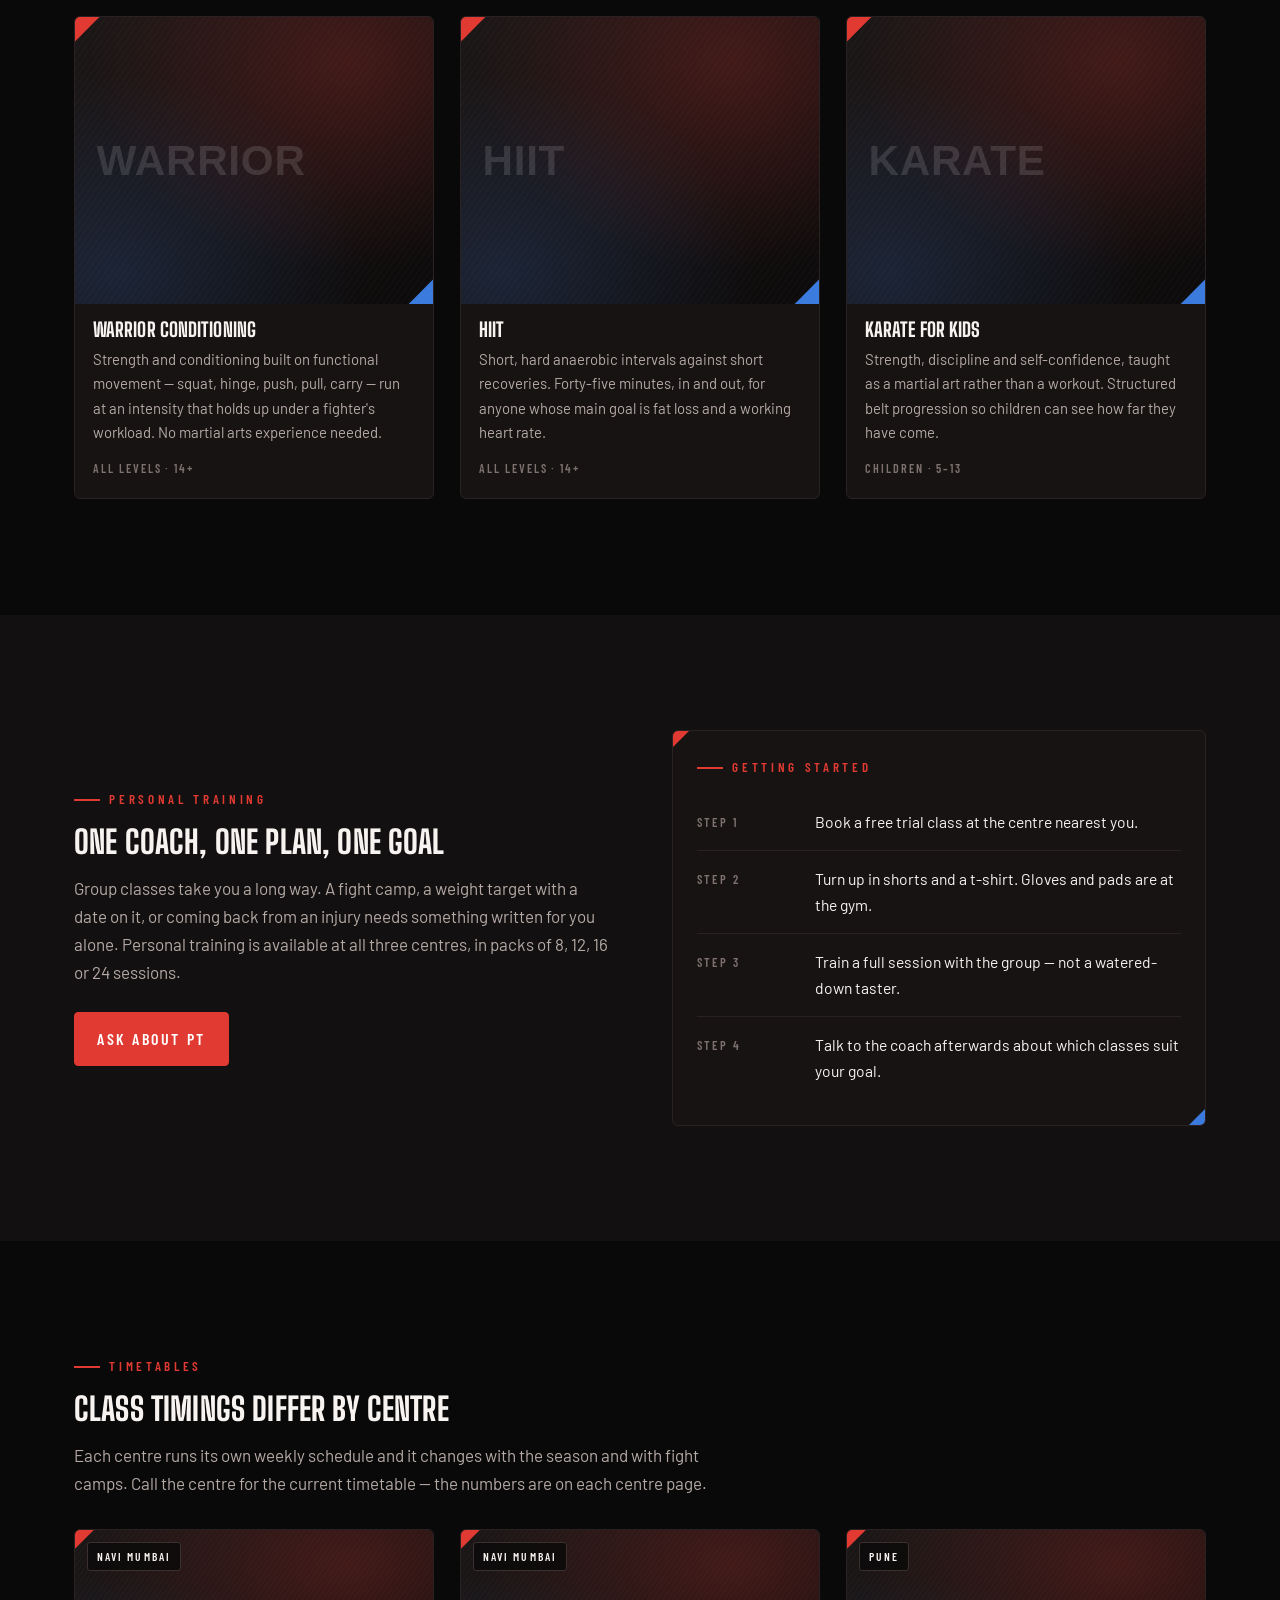
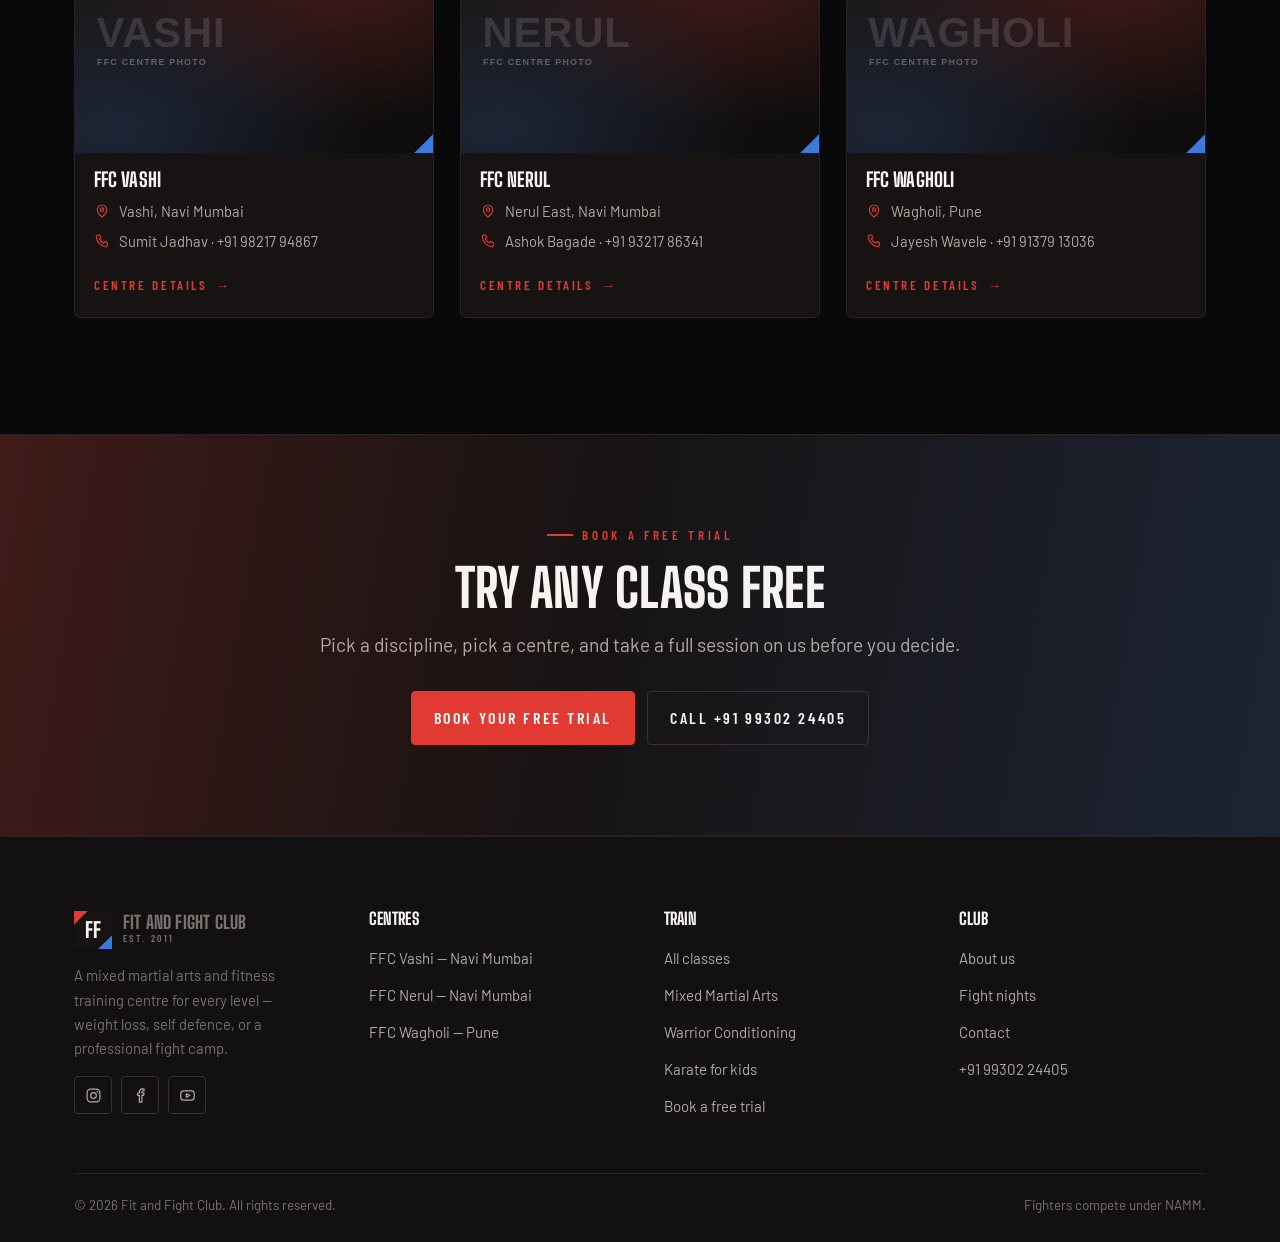
<file: classes/index.html>
<!doctype html>
<html lang="en">
<head>
  <meta charset="utf-8">
  <meta name="viewport" content="width=device-width, initial-scale=1">
  <title>Classes | MMA, Muay Thai, Boxing, BJJ &amp; Conditioning | Fit and Fight Club</title>
  <meta name="description" content="Nine disciplines taught across three centres: Mixed Martial Arts, Muay Thai, Boxing, Kick Boxing, Wrestling, Brazilian Jiu Jitsu, Warrior Conditioning, HIIT and Karate for kids.">
  <meta name="theme-color" content="#0A0909">
  <meta property="og:type" content="website">
  <meta property="og:site_name" content="Fit and Fight Club">
  <meta property="og:title" content="Classes | MMA, Muay Thai, Boxing, BJJ &amp; Conditioning | Fit and Fight Club">
  <meta property="og:description" content="Nine disciplines taught across three centres: Mixed Martial Arts, Muay Thai, Boxing, Kick Boxing, Wrestling, Brazilian Jiu Jitsu, Warrior Conditioning, HIIT and Karate for kids.">
  <link rel="icon" href="../assets/favicon.svg" type="image/svg+xml">
  <link rel="preconnect" href="https://fonts.googleapis.com">
  <link rel="preconnect" href="https://fonts.gstatic.com" crossorigin>
  <link rel="stylesheet" href="https://fonts.googleapis.com/css2?family=Barlow+Condensed:wght@600&family=Barlow:wght@400;500;600&family=Big+Shoulders+Display:wght@700;800&display=swap">
  <link rel="stylesheet" href="../assets/css/styles.css">
</head>
<body>
<a class="skip" href="#main">Skip to content</a>
<!-- HEADER — identical on every page -->
<header class="site-head">
  <div class="wrap">
    <a class="brand" href="../" aria-label="Fit and Fight Club, home">
      <svg viewBox="0 0 36 36" aria-hidden="true"><rect width="36" height="36" rx="5" fill="#171313"/><path d="M0 0h13L0 13Z" fill="#E03A32"/><path d="M36 36H23L36 23Z" fill="#3B7BDE"/><text x="18" y="25.5" text-anchor="middle" fill="#F7F3F1" font-family="Big Shoulders Display, Arial Narrow, sans-serif" font-weight="800" font-size="20">FF</text></svg>
      <span><b>Fit and Fight Club</b><span>Navi Mumbai &amp; Pune</span></span>
    </a>
    <button class="burger" aria-label="Menu" aria-expanded="false" aria-controls="nav"><span></span></button>
    <nav class="nav" id="nav" aria-label="Primary">
      <a href="../">Home</a>
      <a href="../classes/" aria-current="page">Classes</a>
      <div class="has-menu">
        <button type="button" aria-expanded="false">Centres</button>
        <div class="menu"><a href="../vashi/"><b>FFC Vashi</b><i>Vashi, Navi Mumbai</i></a><a href="../nerul/"><b>FFC Nerul</b><i>Nerul East, Navi Mumbai</i></a><a href="../wagholi/"><b>FFC Wagholi</b><i>Wagholi, Pune</i></a></div>
      </div>
      <a href="../about/">About</a>
      <a href="https://www.fitandfightclub.com/event-details/warriors-dream-series-15-fight-night" target="_blank" rel="noopener">Fight nights</a>
      <a href="../contact/">Contact</a>
      <a class="btn btn-primary btn-sm" href="../contact/#trial">Book a free trial</a>
    </nav>
  </div>
</header>
<main id="main">
<section class="page-hero">
  <div class="wrap">
    <p class="crumbs"><a href="../">Home</a> / Classes</p>
    <h1 class="d2">Train with us</h1>
    <p class="lead" style="margin-top:1.2rem">A weekly schedule for every individual, at every stage of
      life. Nine disciplines plus one-to-one coaching — taught separately, then put together.</p>
  </div>
</section>

<section class="section">
  <div class="wrap">
    <div class="grid g3">
      <article class="disc reveal" id="mma">
        <img src="../assets/img/disc-mma.svg" alt="Mixed Martial Arts at Fit and Fight Club" width="1000" height="800" loading="lazy">
        <div class="disc-body">
          <h3>Mixed Martial Arts</h3>
          <p>The full sport: striking, grappling and ground fighting drawn together from boxing, Muay Thai, wrestling and jiu jitsu. You start with the basics of each range and learn to move between them under pressure.</p>
          <p class="who">All levels · 14+</p>
        </div>
      </article>
      <article class="disc reveal" id="muay-thai">
        <img src="../assets/img/disc-muay-thai.svg" alt="Muay Thai at Fit and Fight Club" width="1000" height="800" loading="lazy">
        <div class="disc-body">
          <h3>Muay Thai</h3>
          <p>The art of eight limbs. Fists, elbows, knees and shins, plus the clinch work that separates Thai boxing from every other stand-up style. Pad rounds every session.</p>
          <p class="who">All levels · 14+</p>
        </div>
      </article>
      <article class="disc reveal" id="boxing">
        <img src="../assets/img/disc-boxing.svg" alt="Boxing at Fit and Fight Club" width="1000" height="800" loading="lazy">
        <div class="disc-body">
          <h3>Boxing</h3>
          <p>Footwork, guard, timing and combinations. The cleanest place to build fight fitness and the discipline everything else at the club is layered on top of.</p>
          <p class="who">All levels · 12+</p>
        </div>
      </article>
      <article class="disc reveal" id="kick-boxing">
        <img src="../assets/img/disc-kick-boxing.svg" alt="Kick Boxing at Fit and Fight Club" width="1000" height="800" loading="lazy">
        <div class="disc-body">
          <h3>Kick Boxing</h3>
          <p>The sharpness of martial arts with the agility of boxing. Fast, high-volume rounds on the bag and the pads — the most popular class for people training purely for fitness.</p>
          <p class="who">All levels · 12+</p>
        </div>
      </article>
      <article class="disc reveal" id="wrestling">
        <img src="../assets/img/disc-wrestling.svg" alt="Wrestling at Fit and Fight Club" width="1000" height="800" loading="lazy">
        <div class="disc-body">
          <h3>Wrestling</h3>
          <p>Clinch fighting, throws and take-downs, plus the scrambles that follow. Hard conditioning built in — the class most fighters credit for their engine.</p>
          <p class="who">Intermediate · 14+</p>
        </div>
      </article>
      <article class="disc reveal" id="bjj">
        <img src="../assets/img/disc-bjj.svg" alt="Brazilian Jiu Jitsu at Fit and Fight Club" width="1000" height="800" loading="lazy">
        <div class="disc-body">
          <h3>Brazilian Jiu Jitsu</h3>
          <p>Taking an opponent to the ground, controlling them there, and finishing with a submission. Technical, low-injury, and the one discipline where size matters least.</p>
          <p class="who">All levels · 12+</p>
        </div>
      </article>
      <article class="disc reveal" id="warrior-conditioning">
        <img src="../assets/img/disc-warrior-conditioning.svg" alt="Warrior Conditioning at Fit and Fight Club" width="1000" height="800" loading="lazy">
        <div class="disc-body">
          <h3>Warrior Conditioning</h3>
          <p>Strength and conditioning built on functional movement — squat, hinge, push, pull, carry — run at an intensity that holds up under a fighter's workload. No martial arts experience needed.</p>
          <p class="who">All levels · 14+</p>
        </div>
      </article>
      <article class="disc reveal" id="hiit">
        <img src="../assets/img/disc-hiit.svg" alt="HIIT at Fit and Fight Club" width="1000" height="800" loading="lazy">
        <div class="disc-body">
          <h3>HIIT</h3>
          <p>Short, hard anaerobic intervals against short recoveries. Forty-five minutes, in and out, for anyone whose main goal is fat loss and a working heart rate.</p>
          <p class="who">All levels · 14+</p>
        </div>
      </article>
      <article class="disc reveal" id="karate">
        <img src="../assets/img/disc-karate.svg" alt="Karate for Kids at Fit and Fight Club" width="1000" height="800" loading="lazy">
        <div class="disc-body">
          <h3>Karate for Kids</h3>
          <p>Strength, discipline and self-confidence, taught as a martial art rather than a workout. Structured belt progression so children can see how far they have come.</p>
          <p class="who">Children · 5–13</p>
        </div>
      </article>
    </div>
  </div>
</section>

<section class="section band">
  <div class="wrap split">
    <div>
      <p class="eyebrow">Personal training</p>
      <h2 class="d3">One coach, one plan, one goal</h2>
      <p class="prose" style="margin-top:1rem">Group classes take you a long way. A fight camp, a weight
        target with a date on it, or coming back from an injury needs something written for you alone.
        Personal training is available at all three centres, in packs of 8, 12, 16 or 24 sessions.</p>
      <div class="btn-row" style="margin-top:1.6rem">
        <a class="btn btn-primary" href="../contact/#trial">Ask about PT</a>
      </div>
    </div>
    <div class="panel corner" style="padding:26px 24px">
      <p class="eyebrow" style="margin-bottom:1rem">Getting started</p>
      <ul class="info-list">
        <li><span class="k">Step 1</span><span class="v">Book a free trial class at the centre nearest you.</span></li>
        <li><span class="k">Step 2</span><span class="v">Turn up in shorts and a t-shirt. Gloves and pads are at the gym.</span></li>
        <li><span class="k">Step 3</span><span class="v">Train a full session with the group — not a watered-down taster.</span></li>
        <li><span class="k">Step 4</span><span class="v">Talk to the coach afterwards about which classes suit your goal.</span></li>
      </ul>
    </div>
  </div>
</section>

<section class="section">
  <div class="wrap">
    <p class="eyebrow">Timetables</p>
    <h2 class="d3">Class timings differ by centre</h2>
    <p class="prose" style="margin-top:1rem">Each centre runs its own weekly schedule and it changes with
      the season and with fight camps. Call the centre for the current timetable — the numbers are on
      each centre page.</p>
    <div class="grid g3" style="margin-top:2rem">
      <a class="card centre-card reveal" href="../vashi/">
        <div class="card-media"><span class="tagline">Navi Mumbai</span>
          <img src="../assets/img/centre-vashi.svg" alt="FFC Vashi" width="1200" height="750" loading="lazy"></div>
        <div class="card-body">
          <h3>FFC Vashi</h3>
          <div class="centre-meta">
            <span class="row"><svg viewBox="0 0 24 24" fill="none" stroke="currentColor" stroke-width="1.7" stroke-linecap="round" stroke-linejoin="round" aria-hidden="true"><path d="M12 21s7-5.6 7-11a7 7 0 1 0-14 0c0 5.4 7 11 7 11Z"/><circle cx="12" cy="10" r="2.6"/></svg><span>Vashi, Navi Mumbai</span></span>
            <span class="row"><svg viewBox="0 0 24 24" fill="none" stroke="currentColor" stroke-width="1.7" stroke-linecap="round" stroke-linejoin="round" aria-hidden="true"><path d="M5 3h3.6l1.6 4-2.2 1.6a13 13 0 0 0 6.4 6.4L16 12.8l4 1.6V18a2.6 2.6 0 0 1-2.9 2.6A16.6 16.6 0 0 1 3.4 5.9 2.6 2.6 0 0 1 6 3Z"/></svg><span>Sumit Jadhav · +91 98217 94867</span></span>
          </div>
          <span class="card-more">Centre details</span>
        </div>
      </a>
      <a class="card centre-card reveal" href="../nerul/">
        <div class="card-media"><span class="tagline">Navi Mumbai</span>
          <img src="../assets/img/centre-nerul.svg" alt="FFC Nerul" width="1200" height="750" loading="lazy"></div>
        <div class="card-body">
          <h3>FFC Nerul</h3>
          <div class="centre-meta">
            <span class="row"><svg viewBox="0 0 24 24" fill="none" stroke="currentColor" stroke-width="1.7" stroke-linecap="round" stroke-linejoin="round" aria-hidden="true"><path d="M12 21s7-5.6 7-11a7 7 0 1 0-14 0c0 5.4 7 11 7 11Z"/><circle cx="12" cy="10" r="2.6"/></svg><span>Nerul East, Navi Mumbai</span></span>
            <span class="row"><svg viewBox="0 0 24 24" fill="none" stroke="currentColor" stroke-width="1.7" stroke-linecap="round" stroke-linejoin="round" aria-hidden="true"><path d="M5 3h3.6l1.6 4-2.2 1.6a13 13 0 0 0 6.4 6.4L16 12.8l4 1.6V18a2.6 2.6 0 0 1-2.9 2.6A16.6 16.6 0 0 1 3.4 5.9 2.6 2.6 0 0 1 6 3Z"/></svg><span>Ashok Bagade · +91 93217 86341</span></span>
          </div>
          <span class="card-more">Centre details</span>
        </div>
      </a>
      <a class="card centre-card reveal" href="../wagholi/">
        <div class="card-media"><span class="tagline">Pune</span>
          <img src="../assets/img/centre-wagholi.svg" alt="FFC Wagholi" width="1200" height="750" loading="lazy"></div>
        <div class="card-body">
          <h3>FFC Wagholi</h3>
          <div class="centre-meta">
            <span class="row"><svg viewBox="0 0 24 24" fill="none" stroke="currentColor" stroke-width="1.7" stroke-linecap="round" stroke-linejoin="round" aria-hidden="true"><path d="M12 21s7-5.6 7-11a7 7 0 1 0-14 0c0 5.4 7 11 7 11Z"/><circle cx="12" cy="10" r="2.6"/></svg><span>Wagholi, Pune</span></span>
            <span class="row"><svg viewBox="0 0 24 24" fill="none" stroke="currentColor" stroke-width="1.7" stroke-linecap="round" stroke-linejoin="round" aria-hidden="true"><path d="M5 3h3.6l1.6 4-2.2 1.6a13 13 0 0 0 6.4 6.4L16 12.8l4 1.6V18a2.6 2.6 0 0 1-2.9 2.6A16.6 16.6 0 0 1 3.4 5.9 2.6 2.6 0 0 1 6 3Z"/></svg><span>Jayesh Wavele · +91 91379 13036</span></span>
          </div>
          <span class="card-more">Centre details</span>
        </div>
      </a>
    </div>
  </div>
</section>

<section class="cta">
  <div class="wrap">
    <p class="eyebrow" style="justify-content:center">Book a free trial</p>
    <h2 class="d2">Try any class free</h2>
    <p class="lead" style="margin:1.1rem auto 0;text-align:center">Pick a discipline, pick a centre, and take a full session on us before you decide.</p>
    <div class="btn-row">
      <a class="btn btn-primary" href="../contact/#trial">Book your free trial</a>
      <a class="btn btn-ghost" href="tel:+919930224405">Call +91 99302 24405</a>
    </div>
  </div>
</section>

</main>
<!-- FOOTER — identical on every page -->
<footer class="site-foot">
  <div class="wrap">
    <div class="foot-grid">
      <div>
        <a class="brand" href="../" style="margin-bottom:14px">
          <svg viewBox="0 0 36 36" aria-hidden="true"><rect width="36" height="36" rx="5" fill="#171313"/><path d="M0 0h13L0 13Z" fill="#E03A32"/><path d="M36 36H23L36 23Z" fill="#3B7BDE"/><text x="18" y="25.5" text-anchor="middle" fill="#F7F3F1" font-family="Big Shoulders Display, Arial Narrow, sans-serif" font-weight="800" font-size="20">FF</text></svg>
          <span><b>Fit and Fight Club</b><span>Est. 2011</span></span>
        </a>
        <p class="muted" style="font-size:.92rem;max-width:30ch">
          A mixed martial arts and fitness training centre for every level — weight loss, self defence,
          or a professional fight camp.</p>
        <div class="socials"><a href="https://www.instagram.com/fitandfightclub" target="_blank" rel="noopener" aria-label="Instagram"><svg viewBox="0 0 24 24" fill="none" stroke="currentColor" stroke-width="1.7" stroke-linecap="round" stroke-linejoin="round"><rect x="3" y="3" width="18" height="18" rx="5"/><circle cx="12" cy="12" r="4"/><circle cx="17.4" cy="6.6" r="1.1" fill="currentColor" stroke="none"/></svg></a><a href="https://www.facebook.com/FitNFightClub" target="_blank" rel="noopener" aria-label="Facebook"><svg viewBox="0 0 24 24" fill="none" stroke="currentColor" stroke-width="1.7" stroke-linecap="round" stroke-linejoin="round"><path d="M14 8.5V7a1.6 1.6 0 0 1 1.7-1.6H17V2.6h-2.4A4.3 4.3 0 0 0 10.4 7v1.5H8V11.7h2.4v9.7H14v-9.7h2.4l.6-3.2Z"/></svg></a><a href="https://www.youtube.com/@FitandFightClub" target="_blank" rel="noopener" aria-label="Youtube"><svg viewBox="0 0 24 24" fill="none" stroke="currentColor" stroke-width="1.7" stroke-linecap="round" stroke-linejoin="round"><rect x="2.5" y="5.5" width="19" height="13" rx="4"/><path d="M10.3 9.6l5 2.4-5 2.4Z"/></svg></a></div>
      </div>
      <div>
        <h4>Centres</h4>
        <ul><li><a href="../vashi/">FFC Vashi — Navi Mumbai</a></li><li><a href="../nerul/">FFC Nerul — Navi Mumbai</a></li><li><a href="../wagholi/">FFC Wagholi — Pune</a></li></ul>
      </div>
      <div>
        <h4>Train</h4>
        <ul>
          <li><a href="../classes/">All classes</a></li>
          <li><a href="../classes/#mma">Mixed Martial Arts</a></li>
          <li><a href="../classes/#warrior-conditioning">Warrior Conditioning</a></li>
          <li><a href="../classes/#karate">Karate for kids</a></li>
          <li><a href="../contact/#trial">Book a free trial</a></li>
        </ul>
      </div>
      <div>
        <h4>Club</h4>
        <ul>
          <li><a href="../about/">About us</a></li>
          <li><a href="https://www.fitandfightclub.com/event-details/warriors-dream-series-15-fight-night" target="_blank" rel="noopener">Fight nights</a></li>
          <li><a href="../contact/">Contact</a></li>
          <li><a href="tel:+919930224405">+91 99302 24405</a></li>
        </ul>
      </div>
    </div>
    <div class="foot-base">
      <span>&copy; <span data-year>2026</span> Fit and Fight Club. All rights reserved.</span>
      <span>Fighters compete under <a href="https://www.instagram.com/nmmmaa_official" target="_blank" rel="noopener">NAMM</a>.</span>
    </div>
  </div>
</footer>
<script src="../assets/js/site.js"></script>
</body>
</html>
</file>
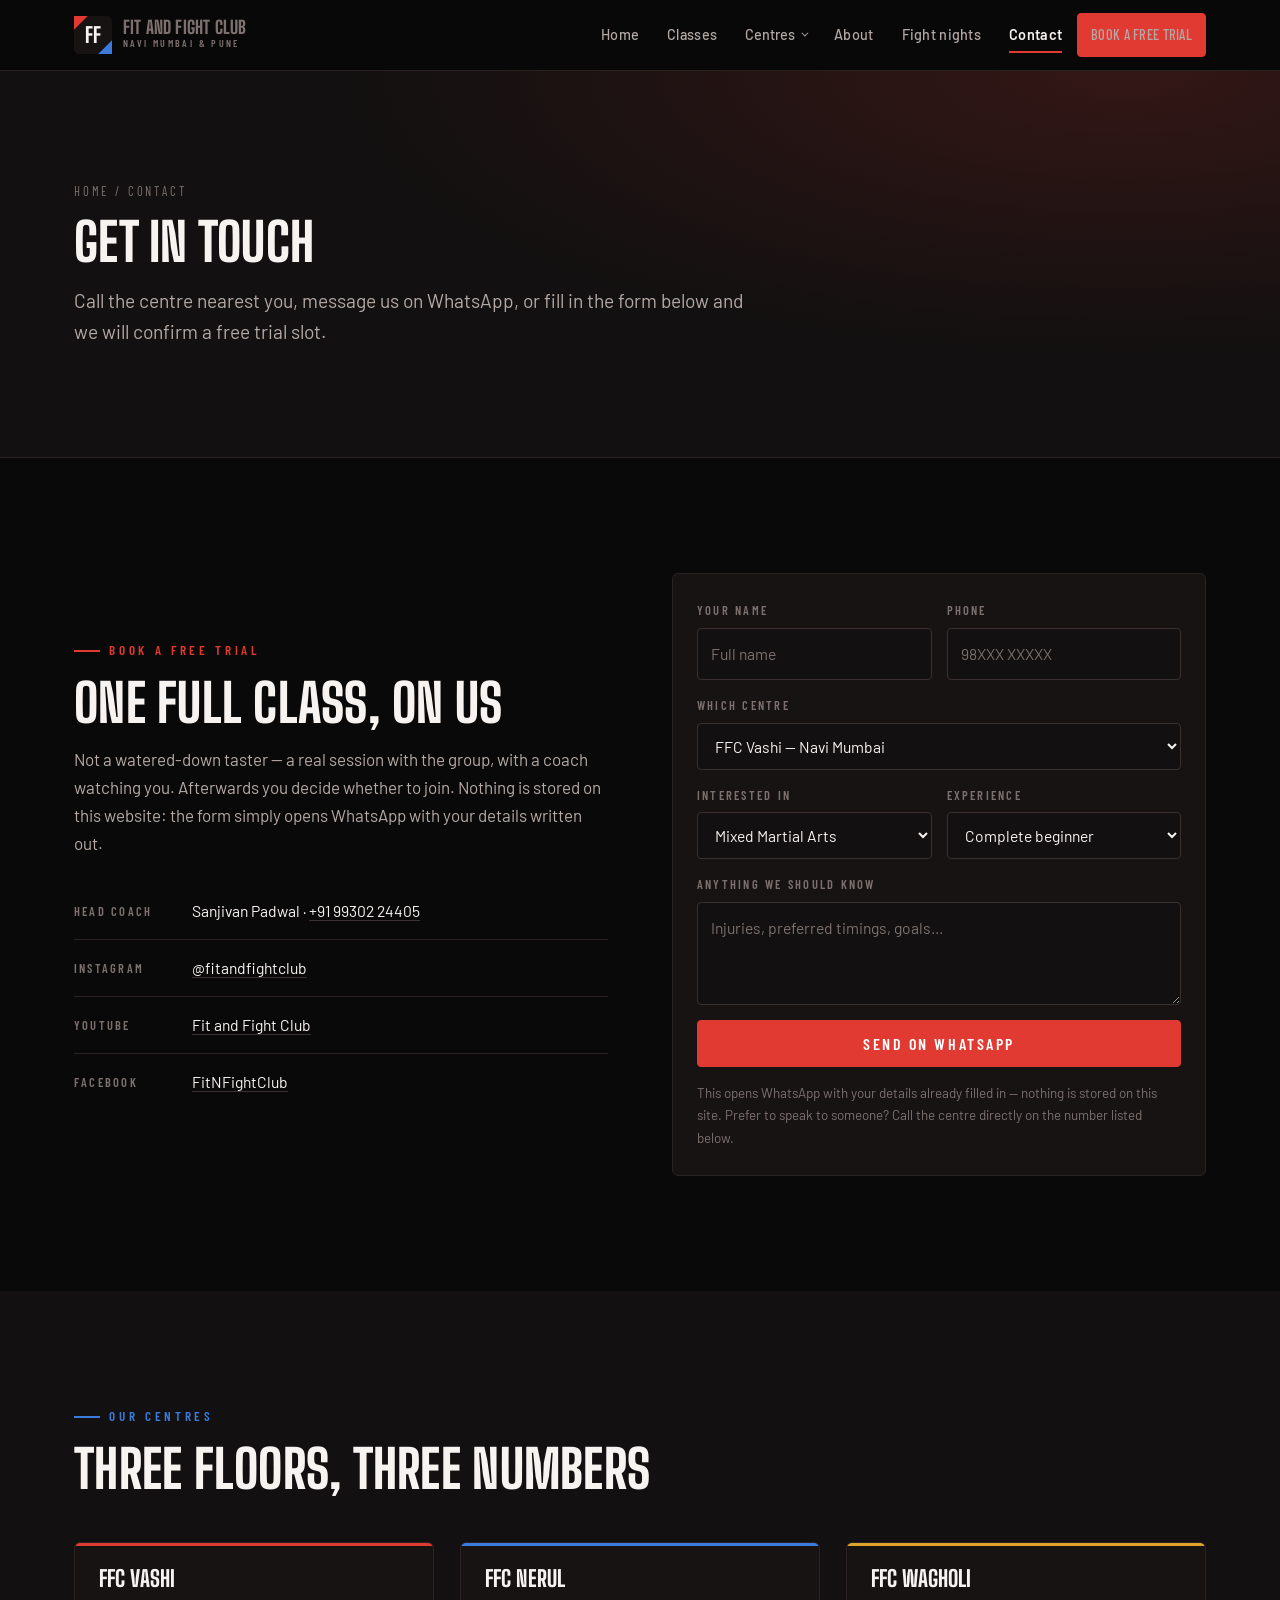
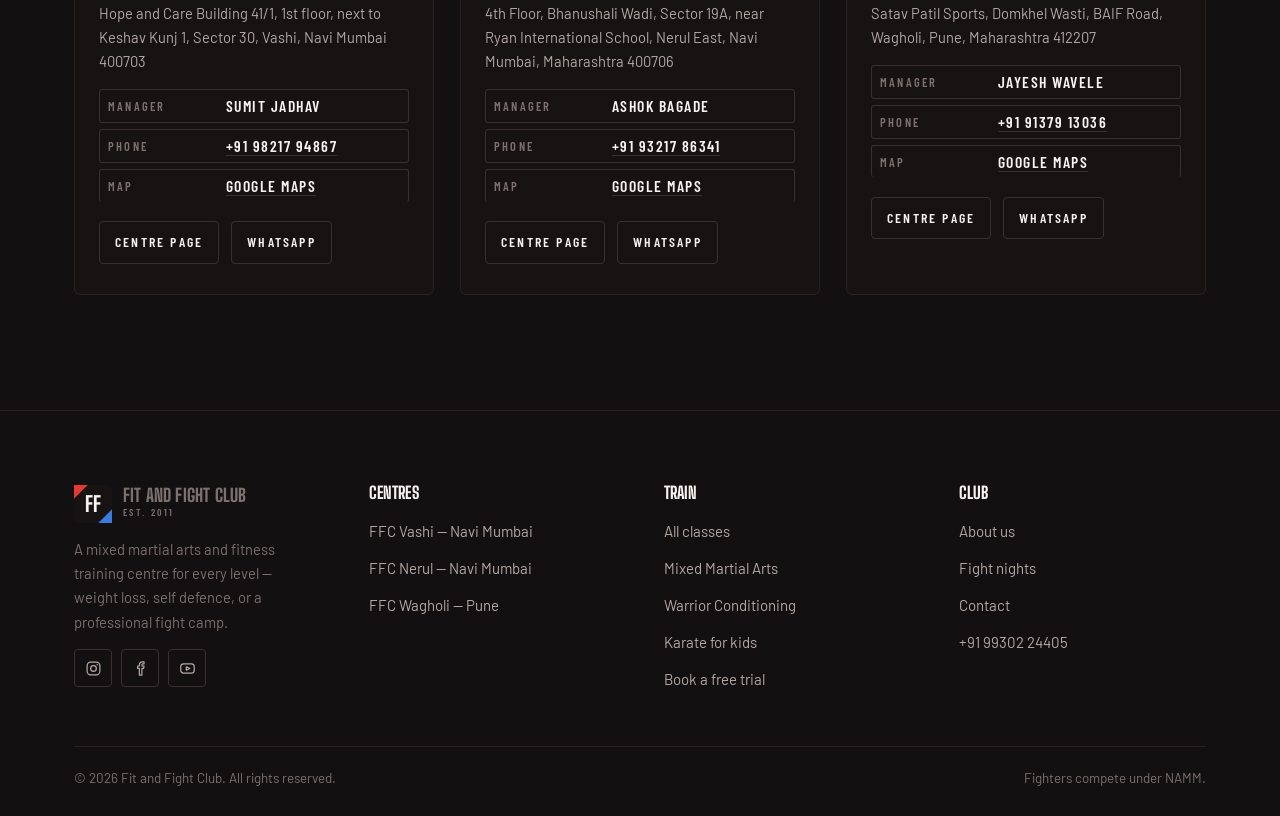
<file: contact/index.html>
<!doctype html>
<html lang="en">
<head>
  <meta charset="utf-8">
  <meta name="viewport" content="width=device-width, initial-scale=1">
  <title>Contact | Fit and Fight Club | Vashi, Nerul &amp; Wagholi</title>
  <meta name="description" content="Get in touch with Fit and Fight Club. Phone numbers, addresses and WhatsApp for our Vashi, Nerul and Wagholi centres, and book a free trial class.">
  <meta name="theme-color" content="#0A0909">
  <meta property="og:type" content="website">
  <meta property="og:site_name" content="Fit and Fight Club">
  <meta property="og:title" content="Contact | Fit and Fight Club | Vashi, Nerul &amp; Wagholi">
  <meta property="og:description" content="Get in touch with Fit and Fight Club. Phone numbers, addresses and WhatsApp for our Vashi, Nerul and Wagholi centres, and book a free trial class.">
  <link rel="icon" href="../assets/favicon.svg" type="image/svg+xml">
  <link rel="preconnect" href="https://fonts.googleapis.com">
  <link rel="preconnect" href="https://fonts.gstatic.com" crossorigin>
  <link rel="stylesheet" href="https://fonts.googleapis.com/css2?family=Barlow+Condensed:wght@600&family=Barlow:wght@400;500;600&family=Big+Shoulders+Display:wght@700;800&display=swap">
  <link rel="stylesheet" href="../assets/css/styles.css">
</head>
<body>
<a class="skip" href="#main">Skip to content</a>
<!-- HEADER — identical on every page -->
<header class="site-head">
  <div class="wrap">
    <a class="brand" href="../" aria-label="Fit and Fight Club, home">
      <svg viewBox="0 0 36 36" aria-hidden="true"><rect width="36" height="36" rx="5" fill="#171313"/><path d="M0 0h13L0 13Z" fill="#E03A32"/><path d="M36 36H23L36 23Z" fill="#3B7BDE"/><text x="18" y="25.5" text-anchor="middle" fill="#F7F3F1" font-family="Big Shoulders Display, Arial Narrow, sans-serif" font-weight="800" font-size="20">FF</text></svg>
      <span><b>Fit and Fight Club</b><span>Navi Mumbai &amp; Pune</span></span>
    </a>
    <button class="burger" aria-label="Menu" aria-expanded="false" aria-controls="nav"><span></span></button>
    <nav class="nav" id="nav" aria-label="Primary">
      <a href="../">Home</a>
      <a href="../classes/">Classes</a>
      <div class="has-menu">
        <button type="button" aria-expanded="false">Centres</button>
        <div class="menu"><a href="../vashi/"><b>FFC Vashi</b><i>Vashi, Navi Mumbai</i></a><a href="../nerul/"><b>FFC Nerul</b><i>Nerul East, Navi Mumbai</i></a><a href="../wagholi/"><b>FFC Wagholi</b><i>Wagholi, Pune</i></a></div>
      </div>
      <a href="../about/">About</a>
      <a href="https://www.fitandfightclub.com/event-details/warriors-dream-series-15-fight-night" target="_blank" rel="noopener">Fight nights</a>
      <a href="../contact/" aria-current="page">Contact</a>
      <a class="btn btn-primary btn-sm" href="../contact/#trial">Book a free trial</a>
    </nav>
  </div>
</header>
<main id="main">
<section class="page-hero">
  <div class="wrap">
    <p class="crumbs"><a href="../">Home</a> / Contact</p>
    <h1 class="d2">Get in touch</h1>
    <p class="lead" style="margin-top:1.2rem">Call the centre nearest you, message us on WhatsApp, or fill
      in the form below and we will confirm a free trial slot.</p>
  </div>
</section>

<section class="section" id="trial">
  <div class="wrap split">
    <div>
      <p class="eyebrow">Book a free trial</p>
      <h2 class="d2">One full class, on us</h2>
      <p class="prose" style="margin-top:1.1rem">Not a watered-down taster — a real session with the
        group, with a coach watching you. Afterwards you decide whether to join. Nothing is stored on
        this website: the form simply opens WhatsApp with your details written out.</p>
      <ul class="info-list" style="margin-top:1.6rem">
        <li><span class="k">Head coach</span><span class="v">Sanjivan Padwal · <a href="tel:+919930224405">+91 99302 24405</a></span></li>
        <li><span class="k">Instagram</span><span class="v"><a href="https://www.instagram.com/fitandfightclub" target="_blank" rel="noopener">@fitandfightclub</a></span></li>
        <li><span class="k">YouTube</span><span class="v"><a href="https://www.youtube.com/@FitandFightClub" target="_blank" rel="noopener">Fit and Fight Club</a></span></li>
        <li><span class="k">Facebook</span><span class="v"><a href="https://www.facebook.com/FitNFightClub" target="_blank" rel="noopener">FitNFightClub</a></span></li>
      </ul>
    </div>
    <div class="panel" style="padding:26px 24px">
      <form class="form" data-enquiry novalidate>
  <div class="field-row">
    <div class="field"><label for="f-name">Your name</label>
      <input id="f-name" name="name" type="text" autocomplete="name" placeholder="Full name" required></div>
    <div class="field"><label for="f-phone">Phone</label>
      <input id="f-phone" name="phone" type="tel" autocomplete="tel" placeholder="98XXX XXXXX" required></div>
  </div>
  <div class="field"><label for="f-centre">Which centre</label>
    <select id="f-centre" name="centre"><option value="Vashi" data-phone="919821794867" data-name="FFC Vashi">FFC Vashi — Navi Mumbai</option><option value="Nerul" data-phone="919321786341" data-name="FFC Nerul">FFC Nerul — Navi Mumbai</option><option value="Wagholi" data-phone="919137913036" data-name="FFC Wagholi">FFC Wagholi — Pune</option></select></div>
  <div class="field-row">
    <div class="field"><label for="f-interest">Interested in</label>
      <select id="f-interest" name="interest"><option>Mixed Martial Arts</option><option>Muay Thai</option><option>Boxing</option><option>Kick Boxing</option><option>Wrestling</option><option>Brazilian Jiu Jitsu</option><option>Warrior Conditioning</option><option>HIIT</option><option>Karate for Kids</option><option>Personal Training</option><option>Not sure yet</option></select></div>
    <div class="field"><label for="f-exp">Experience</label>
      <select id="f-exp" name="experience">
        <option>Complete beginner</option><option>Trained before</option>
        <option>Train regularly</option><option>Competing</option></select></div>
  </div>
  <div class="field"><label for="f-msg">Anything we should know</label>
    <textarea id="f-msg" name="message" rows="3" placeholder="Injuries, preferred timings, goals..."></textarea></div>
  <button class="btn btn-primary" type="submit">Send on WhatsApp</button>
  <p class="form-note" data-sent hidden></p>
  <p class="form-note">This opens WhatsApp with your details already filled in — nothing is stored on this site.
    Prefer to speak to someone? Call the centre directly on the number listed below.</p>
</form>
    </div>
  </div>
</section>

<section class="section band">
  <div class="wrap">
    <div class="head-row"><div>
      <p class="eyebrow blue">Our centres</p>
      <h2 class="d2">Three floors, three numbers</h2>
    </div></div>
    <div class="grid g3">
      <div class="pillar reveal">
        <h3>FFC Vashi</h3>
        <p style="font-size:.92rem">Hope and Care Building 41/1, 1st floor, next to Keshav Kunj 1, Sector 30, Vashi, Navi Mumbai 400703</p>
        <ul class="info-list" style="margin-top:.9rem">
          <li><span class="k">Manager</span><span class="v">Sumit Jadhav</span></li>
          <li><span class="k">Phone</span><span class="v"><a href="tel:+919821794867">+91 98217 94867</a></span></li>
          <li><span class="k">Map</span><span class="v"><a href="https://www.google.com/maps/search/?api=1&query=Fit+and+Fight+Club+Sector+30+Vashi+Navi+Mumbai" target="_blank" rel="noopener">Google Maps</a></span></li>
        </ul>
        <div class="btn-row" style="margin-top:1.2rem">
          <a class="btn btn-ghost btn-sm" href="../vashi/">Centre page</a>
          <a class="btn btn-ghost btn-sm" href="https://wa.me/919821794867" target="_blank" rel="noopener">WhatsApp</a>
        </div>
      </div>
      <div class="pillar reveal">
        <h3>FFC Nerul</h3>
        <p style="font-size:.92rem">4th Floor, Bhanushali Wadi, Sector 19A, near Ryan International School, Nerul East, Navi Mumbai, Maharashtra 400706</p>
        <ul class="info-list" style="margin-top:.9rem">
          <li><span class="k">Manager</span><span class="v">Ashok Bagade</span></li>
          <li><span class="k">Phone</span><span class="v"><a href="tel:+919321786341">+91 93217 86341</a></span></li>
          <li><span class="k">Map</span><span class="v"><a href="https://www.google.com/maps/search/?api=1&query=Fit+and+Fight+Club+Sector+19A+Nerul+East+Navi+Mumbai" target="_blank" rel="noopener">Google Maps</a></span></li>
        </ul>
        <div class="btn-row" style="margin-top:1.2rem">
          <a class="btn btn-ghost btn-sm" href="../nerul/">Centre page</a>
          <a class="btn btn-ghost btn-sm" href="https://wa.me/919321786341" target="_blank" rel="noopener">WhatsApp</a>
        </div>
      </div>
      <div class="pillar reveal">
        <h3>FFC Wagholi</h3>
        <p style="font-size:.92rem">Satav Patil Sports, Domkhel Wasti, BAIF Road, Wagholi, Pune, Maharashtra 412207</p>
        <ul class="info-list" style="margin-top:.9rem">
          <li><span class="k">Manager</span><span class="v">Jayesh Wavele</span></li>
          <li><span class="k">Phone</span><span class="v"><a href="tel:+919137913036">+91 91379 13036</a></span></li>
          <li><span class="k">Map</span><span class="v"><a href="https://www.google.com/maps/search/?api=1&query=Fit+and+Fight+Club+Satav+Patil+Sports+Wagholi+Pune" target="_blank" rel="noopener">Google Maps</a></span></li>
        </ul>
        <div class="btn-row" style="margin-top:1.2rem">
          <a class="btn btn-ghost btn-sm" href="../wagholi/">Centre page</a>
          <a class="btn btn-ghost btn-sm" href="https://wa.me/919137913036" target="_blank" rel="noopener">WhatsApp</a>
        </div>
      </div>
    </div>
  </div>
</section>

</main>
<!-- FOOTER — identical on every page -->
<footer class="site-foot">
  <div class="wrap">
    <div class="foot-grid">
      <div>
        <a class="brand" href="../" style="margin-bottom:14px">
          <svg viewBox="0 0 36 36" aria-hidden="true"><rect width="36" height="36" rx="5" fill="#171313"/><path d="M0 0h13L0 13Z" fill="#E03A32"/><path d="M36 36H23L36 23Z" fill="#3B7BDE"/><text x="18" y="25.5" text-anchor="middle" fill="#F7F3F1" font-family="Big Shoulders Display, Arial Narrow, sans-serif" font-weight="800" font-size="20">FF</text></svg>
          <span><b>Fit and Fight Club</b><span>Est. 2011</span></span>
        </a>
        <p class="muted" style="font-size:.92rem;max-width:30ch">
          A mixed martial arts and fitness training centre for every level — weight loss, self defence,
          or a professional fight camp.</p>
        <div class="socials"><a href="https://www.instagram.com/fitandfightclub" target="_blank" rel="noopener" aria-label="Instagram"><svg viewBox="0 0 24 24" fill="none" stroke="currentColor" stroke-width="1.7" stroke-linecap="round" stroke-linejoin="round"><rect x="3" y="3" width="18" height="18" rx="5"/><circle cx="12" cy="12" r="4"/><circle cx="17.4" cy="6.6" r="1.1" fill="currentColor" stroke="none"/></svg></a><a href="https://www.facebook.com/FitNFightClub" target="_blank" rel="noopener" aria-label="Facebook"><svg viewBox="0 0 24 24" fill="none" stroke="currentColor" stroke-width="1.7" stroke-linecap="round" stroke-linejoin="round"><path d="M14 8.5V7a1.6 1.6 0 0 1 1.7-1.6H17V2.6h-2.4A4.3 4.3 0 0 0 10.4 7v1.5H8V11.7h2.4v9.7H14v-9.7h2.4l.6-3.2Z"/></svg></a><a href="https://www.youtube.com/@FitandFightClub" target="_blank" rel="noopener" aria-label="Youtube"><svg viewBox="0 0 24 24" fill="none" stroke="currentColor" stroke-width="1.7" stroke-linecap="round" stroke-linejoin="round"><rect x="2.5" y="5.5" width="19" height="13" rx="4"/><path d="M10.3 9.6l5 2.4-5 2.4Z"/></svg></a></div>
      </div>
      <div>
        <h4>Centres</h4>
        <ul><li><a href="../vashi/">FFC Vashi — Navi Mumbai</a></li><li><a href="../nerul/">FFC Nerul — Navi Mumbai</a></li><li><a href="../wagholi/">FFC Wagholi — Pune</a></li></ul>
      </div>
      <div>
        <h4>Train</h4>
        <ul>
          <li><a href="../classes/">All classes</a></li>
          <li><a href="../classes/#mma">Mixed Martial Arts</a></li>
          <li><a href="../classes/#warrior-conditioning">Warrior Conditioning</a></li>
          <li><a href="../classes/#karate">Karate for kids</a></li>
          <li><a href="../contact/#trial">Book a free trial</a></li>
        </ul>
      </div>
      <div>
        <h4>Club</h4>
        <ul>
          <li><a href="../about/">About us</a></li>
          <li><a href="https://www.fitandfightclub.com/event-details/warriors-dream-series-15-fight-night" target="_blank" rel="noopener">Fight nights</a></li>
          <li><a href="../contact/">Contact</a></li>
          <li><a href="tel:+919930224405">+91 99302 24405</a></li>
        </ul>
      </div>
    </div>
    <div class="foot-base">
      <span>&copy; <span data-year>2026</span> Fit and Fight Club. All rights reserved.</span>
      <span>Fighters compete under <a href="https://www.instagram.com/nmmmaa_official" target="_blank" rel="noopener">NAMM</a>.</span>
    </div>
  </div>
</footer>
<script src="../assets/js/site.js"></script>
</body>
</html>
</file>
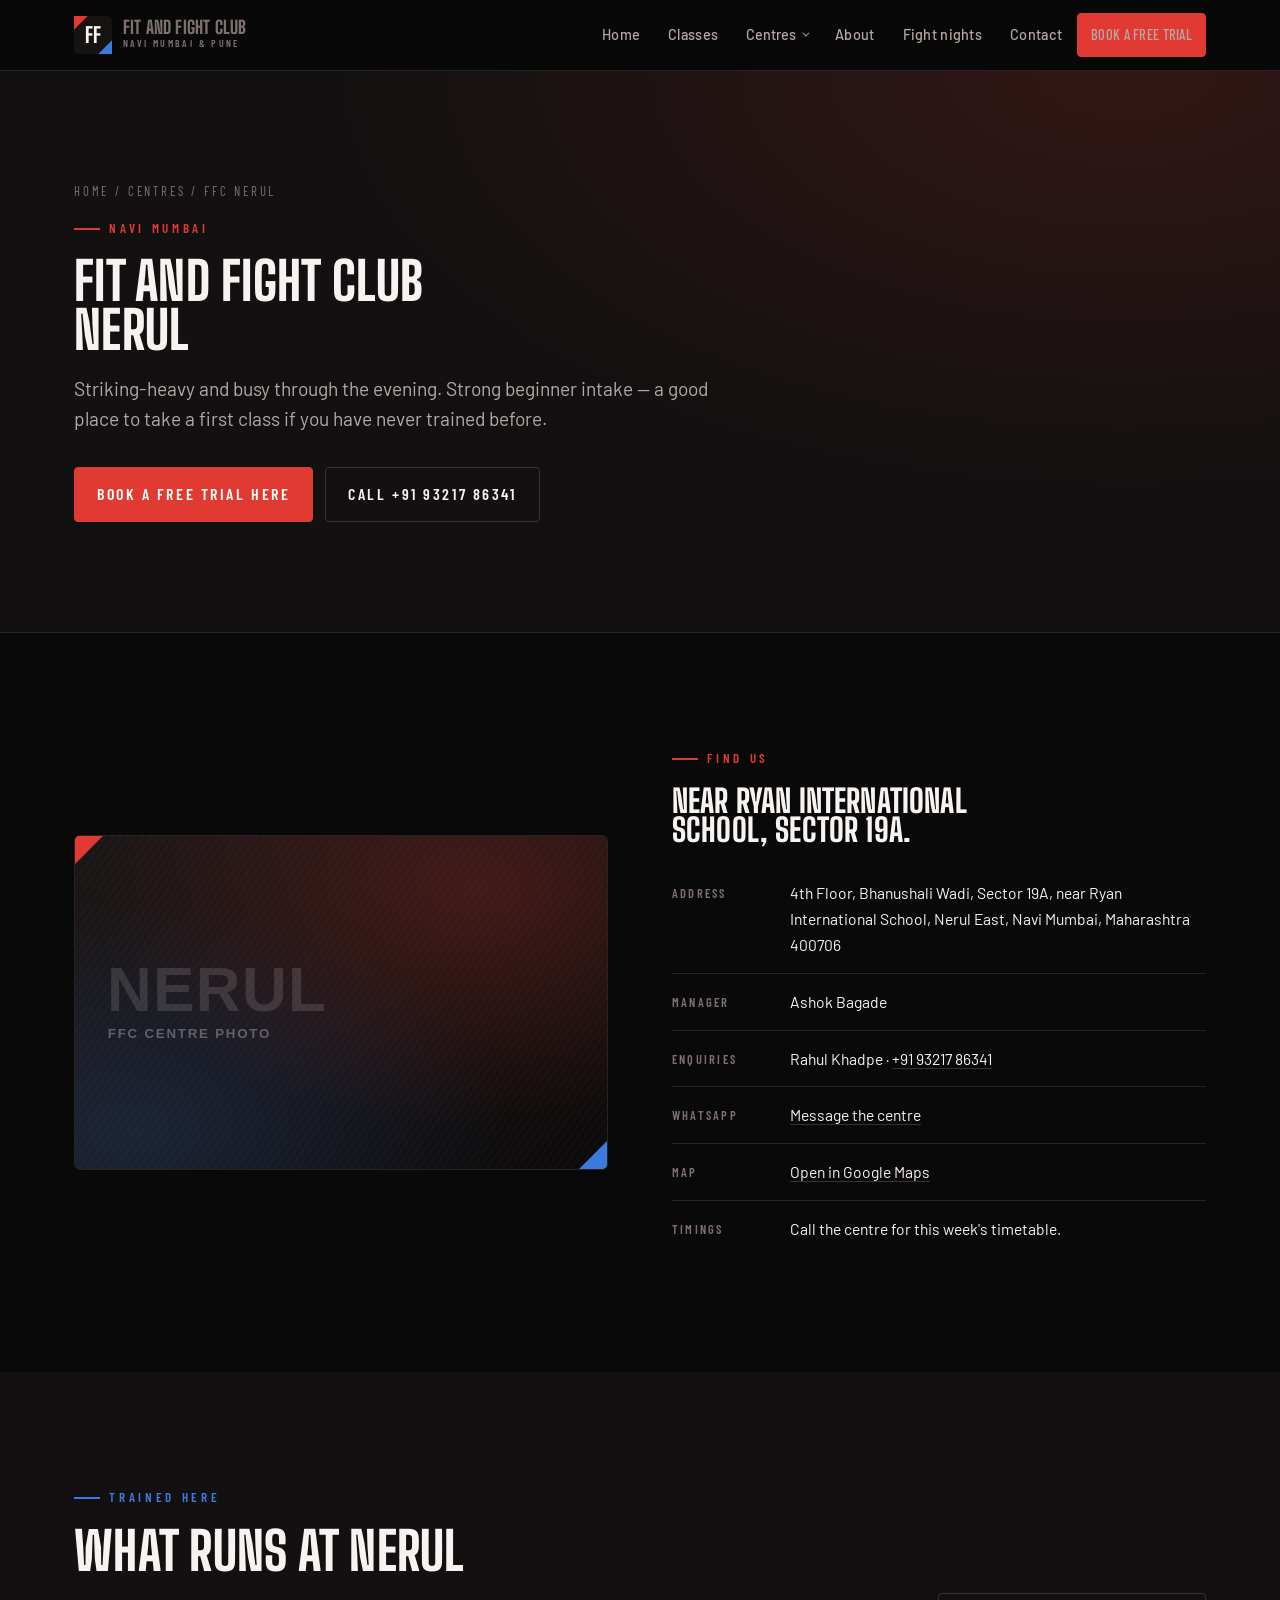
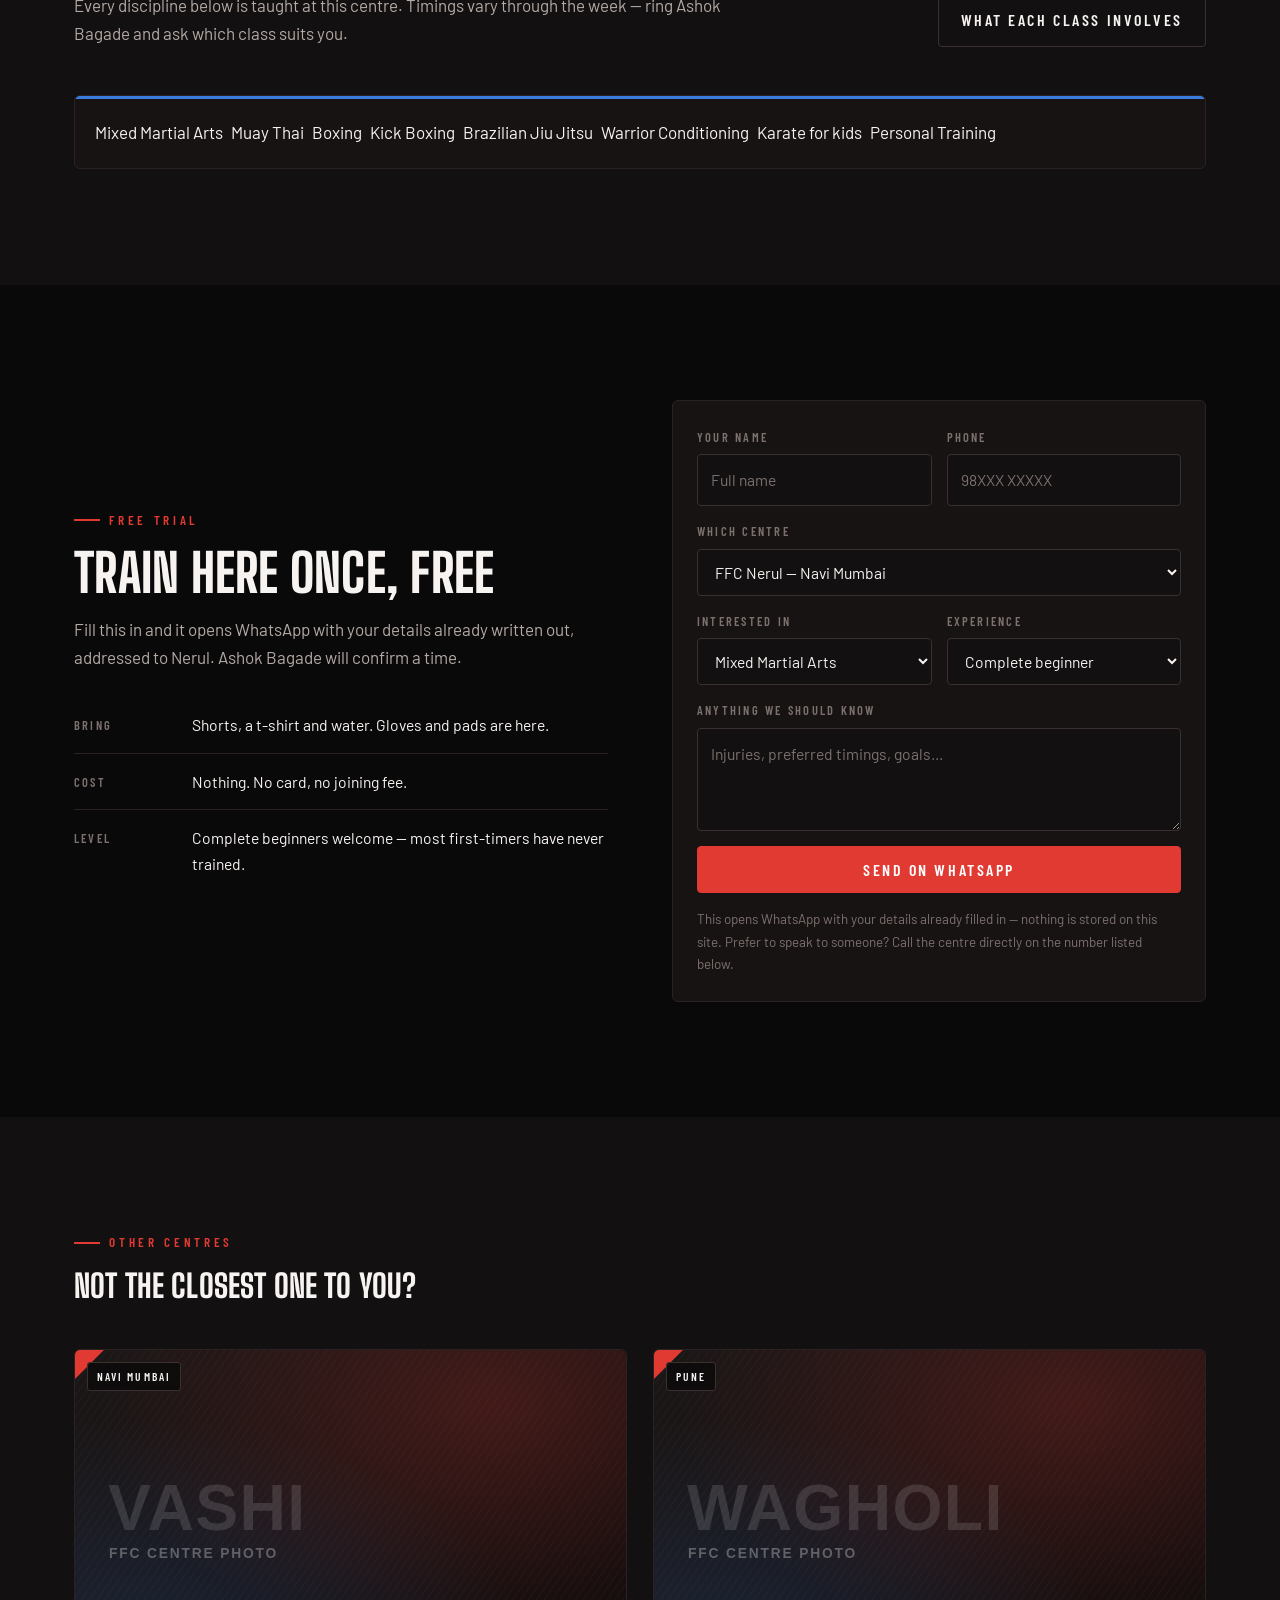
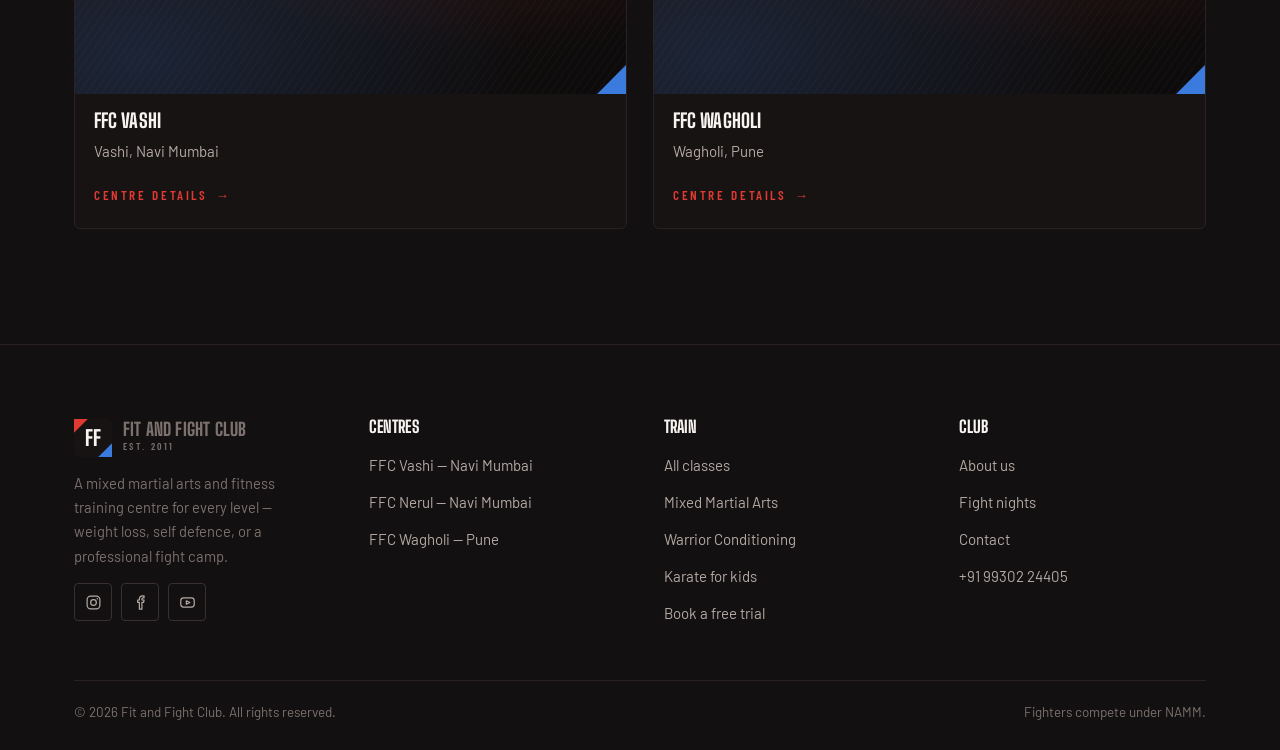
<file: nerul/index.html>
<!doctype html>
<html lang="en">
<head>
  <meta charset="utf-8">
  <meta name="viewport" content="width=device-width, initial-scale=1">
  <title>FFC Nerul | Fit and Fight Club, Nerul East, Navi Mumbai</title>
  <meta name="description" content="Fit and Fight Club Nerul — 4th Floor, Bhanushali Wadi, Sector 19A, near Ryan International School, Nerul East, Navi Mumbai, Maharashtra 400706. MMA, Muay Thai, boxing, wrestling, BJJ and Warrior Conditioning. Call +91 93217 86341 to book a free trial.">
  <meta name="theme-color" content="#0A0909">
  <meta property="og:type" content="website">
  <meta property="og:site_name" content="Fit and Fight Club">
  <meta property="og:title" content="FFC Nerul | Fit and Fight Club, Nerul East, Navi Mumbai">
  <meta property="og:description" content="Fit and Fight Club Nerul — 4th Floor, Bhanushali Wadi, Sector 19A, near Ryan International School, Nerul East, Navi Mumbai, Maharashtra 400706. MMA, Muay Thai, boxing, wrestling, BJJ and Warrior Conditioning. Call +91 93217 86341 to book a free trial.">
  <link rel="icon" href="../assets/favicon.svg" type="image/svg+xml">
  <link rel="preconnect" href="https://fonts.googleapis.com">
  <link rel="preconnect" href="https://fonts.gstatic.com" crossorigin>
  <link rel="stylesheet" href="https://fonts.googleapis.com/css2?family=Barlow+Condensed:wght@600&family=Barlow:wght@400;500;600&family=Big+Shoulders+Display:wght@700;800&display=swap">
  <link rel="stylesheet" href="../assets/css/styles.css">
  <script type="application/ld+json">{
  "@context": "https://schema.org",
  "@type": "SportsActivityLocation",
  "name": "Fit and Fight Club, Nerul",
  "telephone": "+91 93217 86341",
  "parentOrganization": {
    "@type": "Organization",
    "name": "Fit and Fight Club",
    "url": "https://www.fitandfightclub.com"
  },
  "url": "https://www.fitandfightclub.com/nerul/",
  "sameAs": [
    "https://www.instagram.com/fitandfightclub",
    "https://www.facebook.com/FitNFightClub",
    "https://www.youtube.com/@FitandFightClub"
  ],
  "address": {
    "@type": "PostalAddress",
    "streetAddress": "4th Floor, Bhanushali Wadi, Sector 19A, near Ryan International School, Nerul East, Navi Mumbai, Maharashtra 400706",
    "addressLocality": "Navi Mumbai",
    "postalCode": "400706",
    "addressRegion": "Maharashtra",
    "addressCountry": "IN"
  }
}</script>
</head>
<body>
<a class="skip" href="#main">Skip to content</a>
<!-- HEADER — identical on every page -->
<header class="site-head">
  <div class="wrap">
    <a class="brand" href="../" aria-label="Fit and Fight Club, home">
      <svg viewBox="0 0 36 36" aria-hidden="true"><rect width="36" height="36" rx="5" fill="#171313"/><path d="M0 0h13L0 13Z" fill="#E03A32"/><path d="M36 36H23L36 23Z" fill="#3B7BDE"/><text x="18" y="25.5" text-anchor="middle" fill="#F7F3F1" font-family="Big Shoulders Display, Arial Narrow, sans-serif" font-weight="800" font-size="20">FF</text></svg>
      <span><b>Fit and Fight Club</b><span>Navi Mumbai &amp; Pune</span></span>
    </a>
    <button class="burger" aria-label="Menu" aria-expanded="false" aria-controls="nav"><span></span></button>
    <nav class="nav" id="nav" aria-label="Primary">
      <a href="../">Home</a>
      <a href="../classes/">Classes</a>
      <div class="has-menu">
        <button type="button" aria-expanded="false" aria-current="page">Centres</button>
        <div class="menu"><a href="../vashi/"><b>FFC Vashi</b><i>Vashi, Navi Mumbai</i></a><a href="../nerul/"><b>FFC Nerul</b><i>Nerul East, Navi Mumbai</i></a><a href="../wagholi/"><b>FFC Wagholi</b><i>Wagholi, Pune</i></a></div>
      </div>
      <a href="../about/">About</a>
      <a href="https://www.fitandfightclub.com/event-details/warriors-dream-series-15-fight-night" target="_blank" rel="noopener">Fight nights</a>
      <a href="../contact/">Contact</a>
      <a class="btn btn-primary btn-sm" href="../contact/#trial">Book a free trial</a>
    </nav>
  </div>
</header>
<main id="main">
<section class="page-hero">
  <div class="wrap">
    <p class="crumbs"><a href="../">Home</a> / Centres / FFC Nerul</p>
    <p class="eyebrow">Navi Mumbai</p>
    <h1 class="d2">Fit and Fight Club<br>Nerul</h1>
    <p class="lead" style="margin-top:1.2rem">Striking-heavy and busy through the evening. Strong beginner intake — a good place to take a first class if you have never trained before.</p>
    <div class="btn-row" style="margin-top:2rem">
      <a class="btn btn-primary" href="#trial">Book a free trial here</a>
      <a class="btn btn-ghost" href="tel:+919321786341">Call +91 93217 86341</a>
    </div>
  </div>
</section>

<section class="section">
  <div class="wrap split">
    <div class="panel corner">
      <img src="../assets/img/centre-nerul.svg" alt="Fit and Fight Club Nerul" width="1200" height="750">
    </div>
    <div>
      <p class="eyebrow">Find us</p>
      <h2 class="d3" style="margin-bottom:1.2rem">Near Ryan International School, Sector 19A.</h2>
      <ul class="info-list">
        <li><span class="k">Address</span><span class="v">4th Floor, Bhanushali Wadi, Sector 19A, near Ryan International School, Nerul East, Navi Mumbai, Maharashtra 400706</span></li>
        <li><span class="k">Manager</span><span class="v">Ashok Bagade</span></li>
        <li><span class="k">Enquiries</span><span class="v">Rahul Khadpe · <a href="tel:+919321786341">+91 93217 86341</a></span></li>
        <li><span class="k">WhatsApp</span><span class="v"><a href="https://wa.me/919321786341" target="_blank" rel="noopener">Message the centre</a></span></li>
        <li><span class="k">Map</span><span class="v"><a href="https://www.google.com/maps/search/?api=1&query=Fit+and+Fight+Club+Sector+19A+Nerul+East+Navi+Mumbai" target="_blank" rel="noopener">Open in Google Maps</a></span></li>
        <li><span class="k">Timings</span><span class="v">Call the centre for this week's timetable.</span></li>
      </ul>
    </div>
  </div>
</section>

<section class="section band">
  <div class="wrap">
    <div class="head-row"><div>
      <p class="eyebrow blue">Trained here</p>
      <h2 class="d2">What runs at Nerul</h2>
      <p class="prose">Every discipline below is taught at this centre. Timings vary through the week —
        ring Ashok Bagade and ask which class suits you.</p>
    </div>
    <a class="btn btn-ghost" href="../classes/">What each class involves</a></div>
    <ul class="pillar" style="display:flex;flex-wrap:wrap;gap:8px;list-style:none;margin:0;padding:22px 20px">
      <li>Mixed Martial Arts</li><li>Muay Thai</li><li>Boxing</li><li>Kick Boxing</li><li>Brazilian Jiu Jitsu</li><li>Warrior Conditioning</li><li>Karate for kids</li><li>Personal Training</li>
    </ul>
  </div>
</section>

<section class="section" id="trial">
  <div class="wrap split">
    <div>
      <p class="eyebrow">Free trial</p>
      <h2 class="d2">Train here once, free</h2>
      <p class="prose" style="margin-top:1.1rem">Fill this in and it opens WhatsApp with your details
        already written out, addressed to Nerul. Ashok Bagade will confirm a time.</p>
      <ul class="info-list" style="margin-top:1.6rem">
        <li><span class="k">Bring</span><span class="v">Shorts, a t-shirt and water. Gloves and pads are here.</span></li>
        <li><span class="k">Cost</span><span class="v">Nothing. No card, no joining fee.</span></li>
        <li><span class="k">Level</span><span class="v">Complete beginners welcome — most first-timers have never trained.</span></li>
      </ul>
    </div>
    <div class="panel" style="padding:26px 24px">
      <form class="form" data-enquiry novalidate>
  <div class="field-row">
    <div class="field"><label for="f-name">Your name</label>
      <input id="f-name" name="name" type="text" autocomplete="name" placeholder="Full name" required></div>
    <div class="field"><label for="f-phone">Phone</label>
      <input id="f-phone" name="phone" type="tel" autocomplete="tel" placeholder="98XXX XXXXX" required></div>
  </div>
  <div class="field"><label for="f-centre">Which centre</label>
    <select id="f-centre" name="centre"><option value="Vashi" data-phone="919821794867" data-name="FFC Vashi">FFC Vashi — Navi Mumbai</option><option value="Nerul" data-phone="919321786341" data-name="FFC Nerul" selected>FFC Nerul — Navi Mumbai</option><option value="Wagholi" data-phone="919137913036" data-name="FFC Wagholi">FFC Wagholi — Pune</option></select></div>
  <div class="field-row">
    <div class="field"><label for="f-interest">Interested in</label>
      <select id="f-interest" name="interest"><option>Mixed Martial Arts</option><option>Muay Thai</option><option>Boxing</option><option>Kick Boxing</option><option>Wrestling</option><option>Brazilian Jiu Jitsu</option><option>Warrior Conditioning</option><option>HIIT</option><option>Karate for Kids</option><option>Personal Training</option><option>Not sure yet</option></select></div>
    <div class="field"><label for="f-exp">Experience</label>
      <select id="f-exp" name="experience">
        <option>Complete beginner</option><option>Trained before</option>
        <option>Train regularly</option><option>Competing</option></select></div>
  </div>
  <div class="field"><label for="f-msg">Anything we should know</label>
    <textarea id="f-msg" name="message" rows="3" placeholder="Injuries, preferred timings, goals..."></textarea></div>
  <button class="btn btn-primary" type="submit">Send on WhatsApp</button>
  <p class="form-note" data-sent hidden></p>
  <p class="form-note">This opens WhatsApp with your details already filled in — nothing is stored on this site.
    Prefer to speak to someone? Call the centre directly on the number listed below.</p>
</form>
    </div>
  </div>
</section>

<section class="section band">
  <div class="wrap">
    <div class="head-row"><div>
      <p class="eyebrow">Other centres</p>
      <h2 class="d3">Not the closest one to you?</h2>
    </div></div>
    <div class="grid g2">
      <a class="card centre-card reveal" href="../vashi/">
        <div class="card-media"><span class="tagline">Navi Mumbai</span>
          <img src="../assets/img/centre-vashi.svg" alt="FFC Vashi" width="1200" height="750" loading="lazy"></div>
        <div class="card-body"><h3>FFC Vashi</h3>
          <p>Vashi, Navi Mumbai</p><span class="card-more">Centre details</span></div>
      </a>
      <a class="card centre-card reveal" href="../wagholi/">
        <div class="card-media"><span class="tagline">Pune</span>
          <img src="../assets/img/centre-wagholi.svg" alt="FFC Wagholi" width="1200" height="750" loading="lazy"></div>
        <div class="card-body"><h3>FFC Wagholi</h3>
          <p>Wagholi, Pune</p><span class="card-more">Centre details</span></div>
      </a>
    </div>
  </div>
</section>

</main>
<!-- FOOTER — identical on every page -->
<footer class="site-foot">
  <div class="wrap">
    <div class="foot-grid">
      <div>
        <a class="brand" href="../" style="margin-bottom:14px">
          <svg viewBox="0 0 36 36" aria-hidden="true"><rect width="36" height="36" rx="5" fill="#171313"/><path d="M0 0h13L0 13Z" fill="#E03A32"/><path d="M36 36H23L36 23Z" fill="#3B7BDE"/><text x="18" y="25.5" text-anchor="middle" fill="#F7F3F1" font-family="Big Shoulders Display, Arial Narrow, sans-serif" font-weight="800" font-size="20">FF</text></svg>
          <span><b>Fit and Fight Club</b><span>Est. 2011</span></span>
        </a>
        <p class="muted" style="font-size:.92rem;max-width:30ch">
          A mixed martial arts and fitness training centre for every level — weight loss, self defence,
          or a professional fight camp.</p>
        <div class="socials"><a href="https://www.instagram.com/fitandfightclub" target="_blank" rel="noopener" aria-label="Instagram"><svg viewBox="0 0 24 24" fill="none" stroke="currentColor" stroke-width="1.7" stroke-linecap="round" stroke-linejoin="round"><rect x="3" y="3" width="18" height="18" rx="5"/><circle cx="12" cy="12" r="4"/><circle cx="17.4" cy="6.6" r="1.1" fill="currentColor" stroke="none"/></svg></a><a href="https://www.facebook.com/FitNFightClub" target="_blank" rel="noopener" aria-label="Facebook"><svg viewBox="0 0 24 24" fill="none" stroke="currentColor" stroke-width="1.7" stroke-linecap="round" stroke-linejoin="round"><path d="M14 8.5V7a1.6 1.6 0 0 1 1.7-1.6H17V2.6h-2.4A4.3 4.3 0 0 0 10.4 7v1.5H8V11.7h2.4v9.7H14v-9.7h2.4l.6-3.2Z"/></svg></a><a href="https://www.youtube.com/@FitandFightClub" target="_blank" rel="noopener" aria-label="Youtube"><svg viewBox="0 0 24 24" fill="none" stroke="currentColor" stroke-width="1.7" stroke-linecap="round" stroke-linejoin="round"><rect x="2.5" y="5.5" width="19" height="13" rx="4"/><path d="M10.3 9.6l5 2.4-5 2.4Z"/></svg></a></div>
      </div>
      <div>
        <h4>Centres</h4>
        <ul><li><a href="../vashi/">FFC Vashi — Navi Mumbai</a></li><li><a href="../nerul/">FFC Nerul — Navi Mumbai</a></li><li><a href="../wagholi/">FFC Wagholi — Pune</a></li></ul>
      </div>
      <div>
        <h4>Train</h4>
        <ul>
          <li><a href="../classes/">All classes</a></li>
          <li><a href="../classes/#mma">Mixed Martial Arts</a></li>
          <li><a href="../classes/#warrior-conditioning">Warrior Conditioning</a></li>
          <li><a href="../classes/#karate">Karate for kids</a></li>
          <li><a href="../contact/#trial">Book a free trial</a></li>
        </ul>
      </div>
      <div>
        <h4>Club</h4>
        <ul>
          <li><a href="../about/">About us</a></li>
          <li><a href="https://www.fitandfightclub.com/event-details/warriors-dream-series-15-fight-night" target="_blank" rel="noopener">Fight nights</a></li>
          <li><a href="../contact/">Contact</a></li>
          <li><a href="tel:+919930224405">+91 99302 24405</a></li>
        </ul>
      </div>
    </div>
    <div class="foot-base">
      <span>&copy; <span data-year>2026</span> Fit and Fight Club. All rights reserved.</span>
      <span>Fighters compete under <a href="https://www.instagram.com/nmmmaa_official" target="_blank" rel="noopener">NAMM</a>.</span>
    </div>
  </div>
</footer>
<script src="../assets/js/site.js"></script>
</body>
</html>
</file>
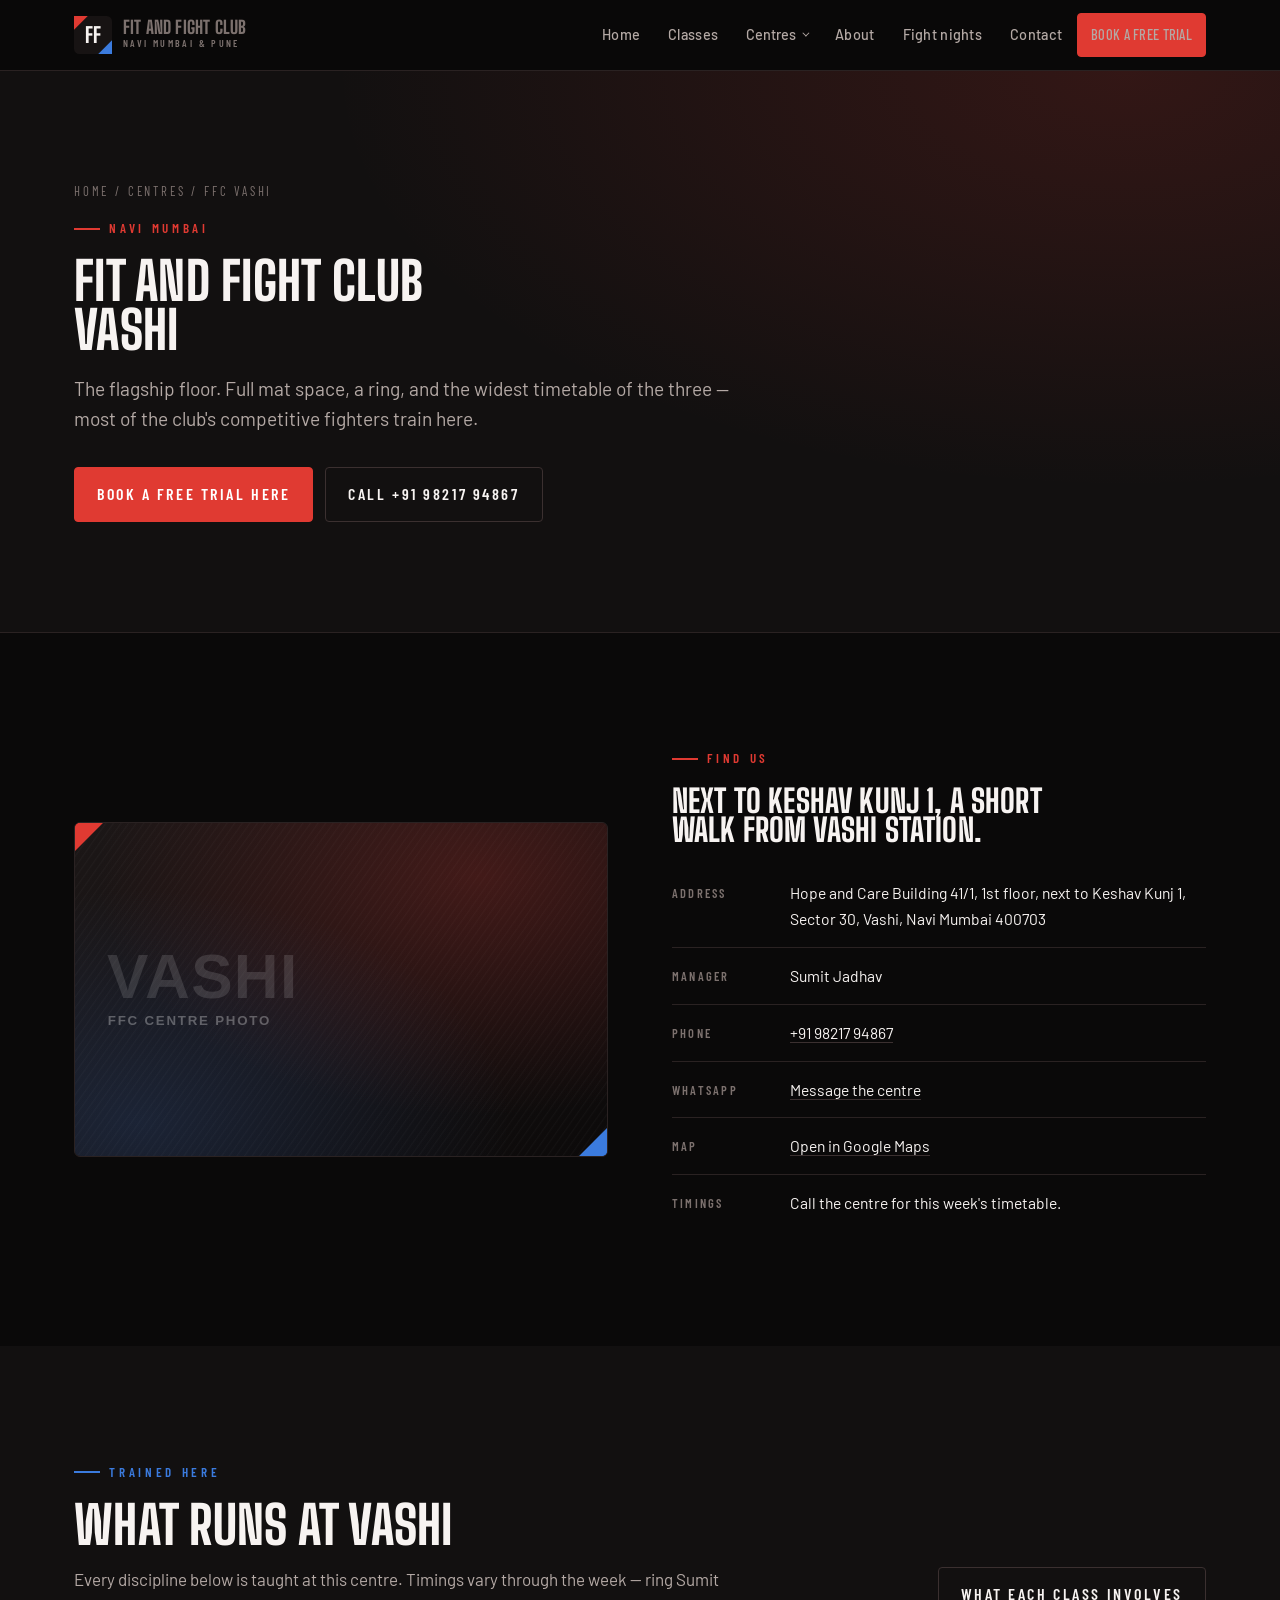
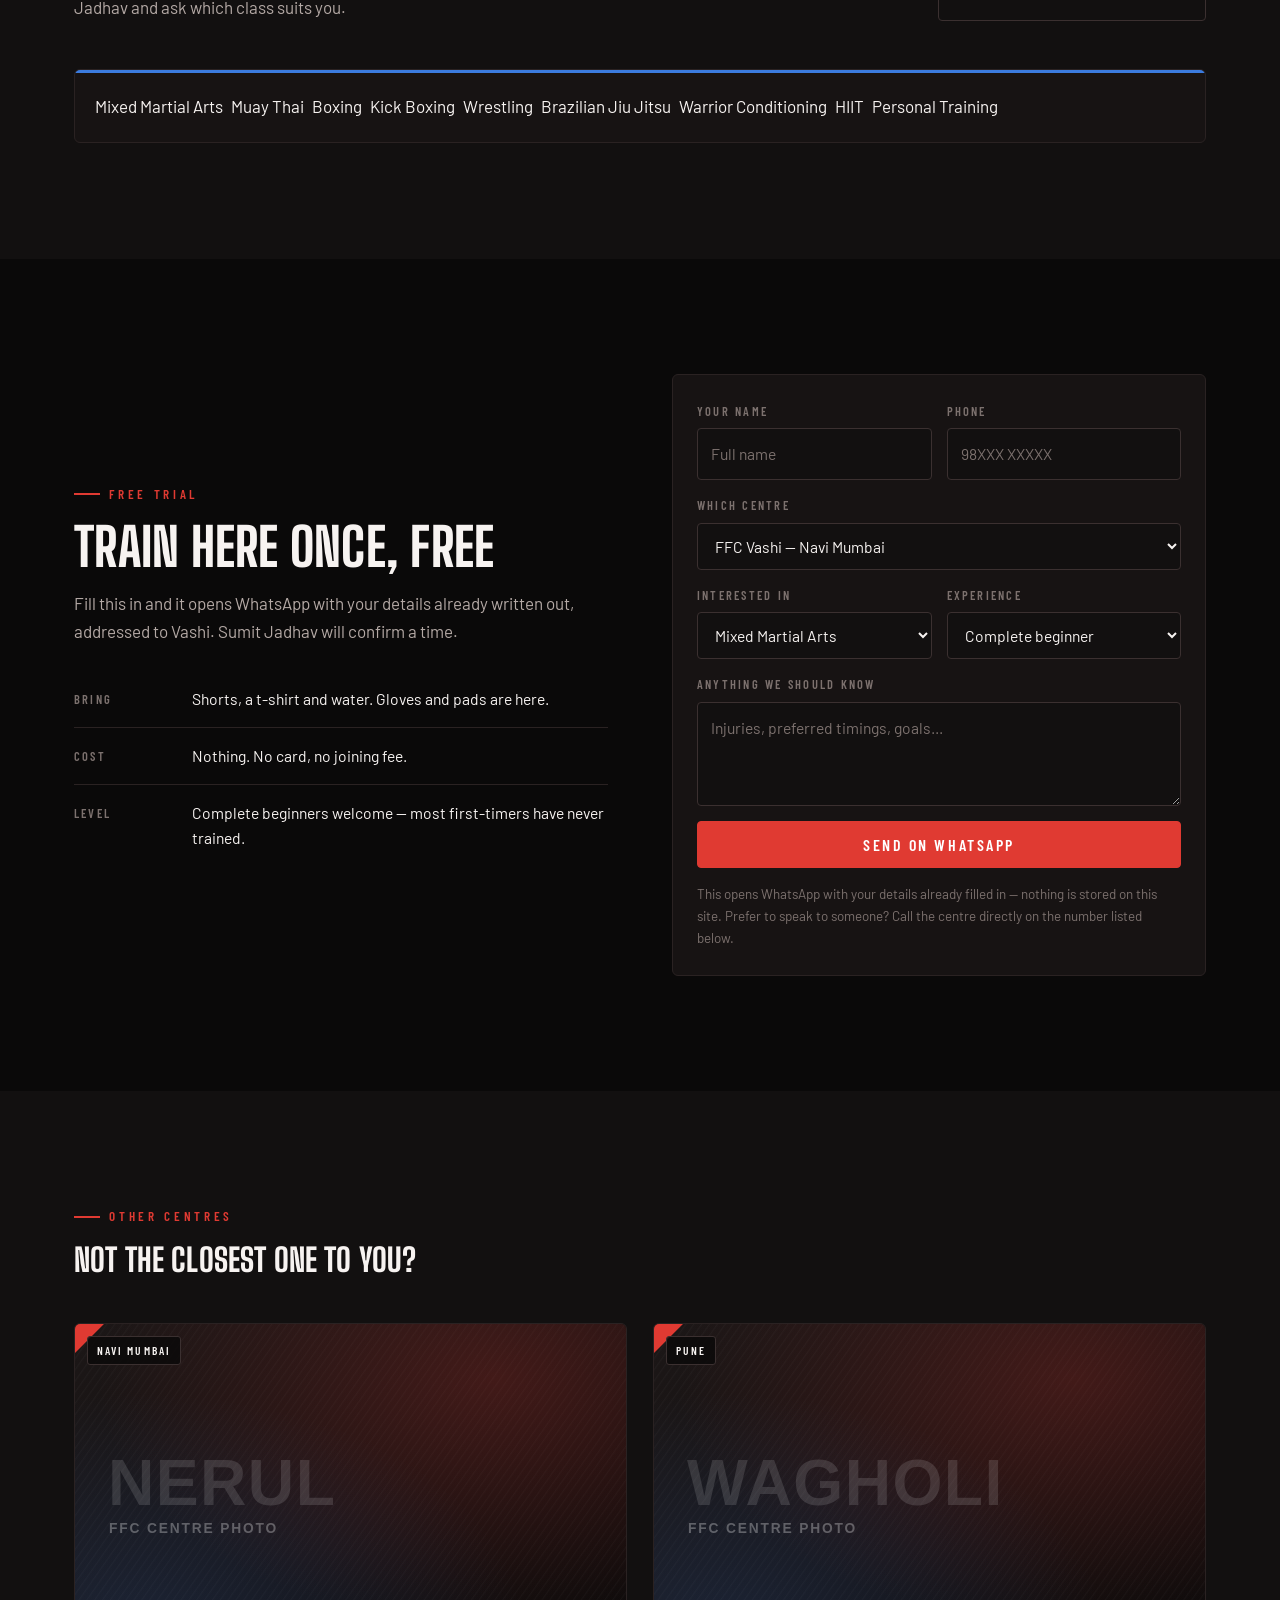
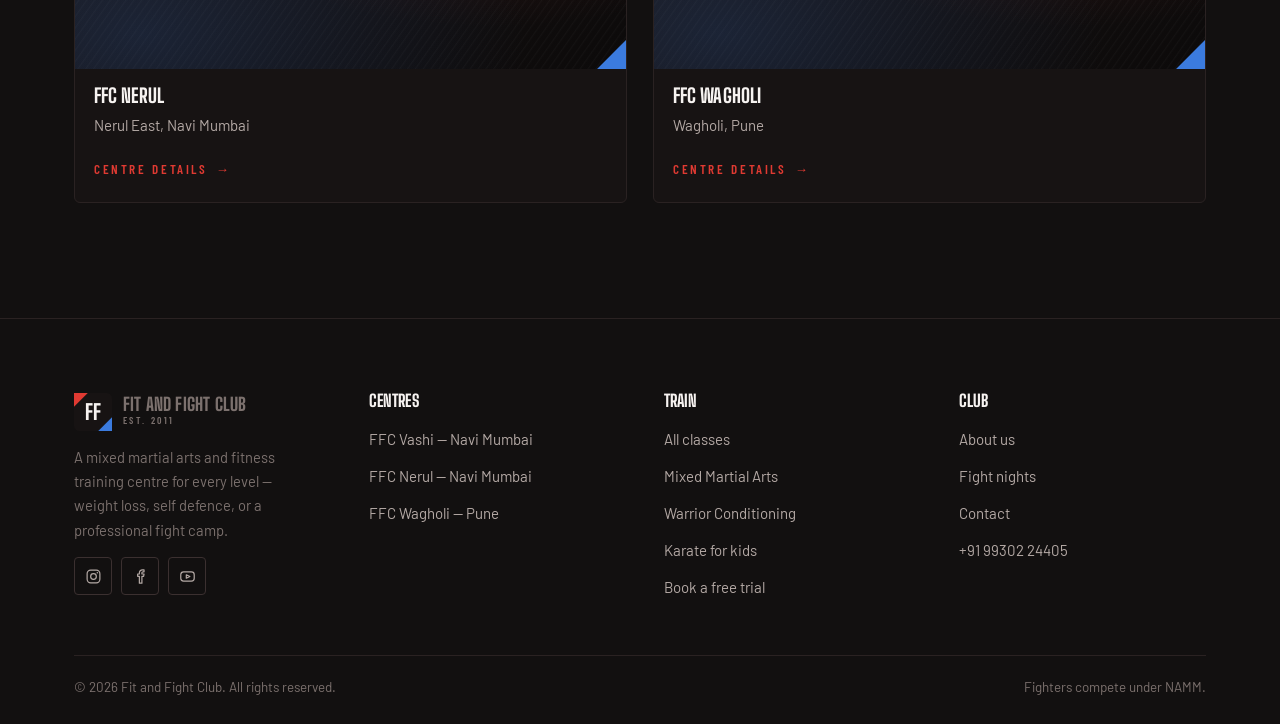
<file: vashi/index.html>
<!doctype html>
<html lang="en">
<head>
  <meta charset="utf-8">
  <meta name="viewport" content="width=device-width, initial-scale=1">
  <title>FFC Vashi | Fit and Fight Club, Vashi, Navi Mumbai</title>
  <meta name="description" content="Fit and Fight Club Vashi — Hope and Care Building 41/1, 1st floor, next to Keshav Kunj 1, Sector 30, Vashi, Navi Mumbai 400703. MMA, Muay Thai, boxing, wrestling, BJJ and Warrior Conditioning. Call +91 98217 94867 to book a free trial.">
  <meta name="theme-color" content="#0A0909">
  <meta property="og:type" content="website">
  <meta property="og:site_name" content="Fit and Fight Club">
  <meta property="og:title" content="FFC Vashi | Fit and Fight Club, Vashi, Navi Mumbai">
  <meta property="og:description" content="Fit and Fight Club Vashi — Hope and Care Building 41/1, 1st floor, next to Keshav Kunj 1, Sector 30, Vashi, Navi Mumbai 400703. MMA, Muay Thai, boxing, wrestling, BJJ and Warrior Conditioning. Call +91 98217 94867 to book a free trial.">
  <link rel="icon" href="../assets/favicon.svg" type="image/svg+xml">
  <link rel="preconnect" href="https://fonts.googleapis.com">
  <link rel="preconnect" href="https://fonts.gstatic.com" crossorigin>
  <link rel="stylesheet" href="https://fonts.googleapis.com/css2?family=Barlow+Condensed:wght@600&family=Barlow:wght@400;500;600&family=Big+Shoulders+Display:wght@700;800&display=swap">
  <link rel="stylesheet" href="../assets/css/styles.css">
  <script type="application/ld+json">{
  "@context": "https://schema.org",
  "@type": "SportsActivityLocation",
  "name": "Fit and Fight Club, Vashi",
  "telephone": "+91 98217 94867",
  "parentOrganization": {
    "@type": "Organization",
    "name": "Fit and Fight Club",
    "url": "https://www.fitandfightclub.com"
  },
  "url": "https://www.fitandfightclub.com/vashi/",
  "sameAs": [
    "https://www.instagram.com/fitandfightclub",
    "https://www.facebook.com/FitNFightClub",
    "https://www.youtube.com/@FitandFightClub"
  ],
  "address": {
    "@type": "PostalAddress",
    "streetAddress": "Hope and Care Building 41/1, 1st floor, next to Keshav Kunj 1, Sector 30, Vashi, Navi Mumbai 400703",
    "addressLocality": "Navi Mumbai",
    "postalCode": "400703",
    "addressRegion": "Maharashtra",
    "addressCountry": "IN"
  }
}</script>
</head>
<body>
<a class="skip" href="#main">Skip to content</a>
<!-- HEADER — identical on every page -->
<header class="site-head">
  <div class="wrap">
    <a class="brand" href="../" aria-label="Fit and Fight Club, home">
      <svg viewBox="0 0 36 36" aria-hidden="true"><rect width="36" height="36" rx="5" fill="#171313"/><path d="M0 0h13L0 13Z" fill="#E03A32"/><path d="M36 36H23L36 23Z" fill="#3B7BDE"/><text x="18" y="25.5" text-anchor="middle" fill="#F7F3F1" font-family="Big Shoulders Display, Arial Narrow, sans-serif" font-weight="800" font-size="20">FF</text></svg>
      <span><b>Fit and Fight Club</b><span>Navi Mumbai &amp; Pune</span></span>
    </a>
    <button class="burger" aria-label="Menu" aria-expanded="false" aria-controls="nav"><span></span></button>
    <nav class="nav" id="nav" aria-label="Primary">
      <a href="../">Home</a>
      <a href="../classes/">Classes</a>
      <div class="has-menu">
        <button type="button" aria-expanded="false" aria-current="page">Centres</button>
        <div class="menu"><a href="../vashi/"><b>FFC Vashi</b><i>Vashi, Navi Mumbai</i></a><a href="../nerul/"><b>FFC Nerul</b><i>Nerul East, Navi Mumbai</i></a><a href="../wagholi/"><b>FFC Wagholi</b><i>Wagholi, Pune</i></a></div>
      </div>
      <a href="../about/">About</a>
      <a href="https://www.fitandfightclub.com/event-details/warriors-dream-series-15-fight-night" target="_blank" rel="noopener">Fight nights</a>
      <a href="../contact/">Contact</a>
      <a class="btn btn-primary btn-sm" href="../contact/#trial">Book a free trial</a>
    </nav>
  </div>
</header>
<main id="main">
<section class="page-hero">
  <div class="wrap">
    <p class="crumbs"><a href="../">Home</a> / Centres / FFC Vashi</p>
    <p class="eyebrow">Navi Mumbai</p>
    <h1 class="d2">Fit and Fight Club<br>Vashi</h1>
    <p class="lead" style="margin-top:1.2rem">The flagship floor. Full mat space, a ring, and the widest timetable of the three — most of the club's competitive fighters train here.</p>
    <div class="btn-row" style="margin-top:2rem">
      <a class="btn btn-primary" href="#trial">Book a free trial here</a>
      <a class="btn btn-ghost" href="tel:+919821794867">Call +91 98217 94867</a>
    </div>
  </div>
</section>

<section class="section">
  <div class="wrap split">
    <div class="panel corner">
      <img src="../assets/img/centre-vashi.svg" alt="Fit and Fight Club Vashi" width="1200" height="750">
    </div>
    <div>
      <p class="eyebrow">Find us</p>
      <h2 class="d3" style="margin-bottom:1.2rem">Next to Keshav Kunj 1, a short walk from Vashi station.</h2>
      <ul class="info-list">
        <li><span class="k">Address</span><span class="v">Hope and Care Building 41/1, 1st floor, next to Keshav Kunj 1, Sector 30, Vashi, Navi Mumbai 400703</span></li>
        <li><span class="k">Manager</span><span class="v">Sumit Jadhav</span></li>
        <li><span class="k">Phone</span><span class="v"><a href="tel:+919821794867">+91 98217 94867</a></span></li>
        <li><span class="k">WhatsApp</span><span class="v"><a href="https://wa.me/919821794867" target="_blank" rel="noopener">Message the centre</a></span></li>
        <li><span class="k">Map</span><span class="v"><a href="https://www.google.com/maps/search/?api=1&query=Fit+and+Fight+Club+Sector+30+Vashi+Navi+Mumbai" target="_blank" rel="noopener">Open in Google Maps</a></span></li>
        <li><span class="k">Timings</span><span class="v">Call the centre for this week's timetable.</span></li>
      </ul>
    </div>
  </div>
</section>

<section class="section band">
  <div class="wrap">
    <div class="head-row"><div>
      <p class="eyebrow blue">Trained here</p>
      <h2 class="d2">What runs at Vashi</h2>
      <p class="prose">Every discipline below is taught at this centre. Timings vary through the week —
        ring Sumit Jadhav and ask which class suits you.</p>
    </div>
    <a class="btn btn-ghost" href="../classes/">What each class involves</a></div>
    <ul class="pillar" style="display:flex;flex-wrap:wrap;gap:8px;list-style:none;margin:0;padding:22px 20px">
      <li>Mixed Martial Arts</li><li>Muay Thai</li><li>Boxing</li><li>Kick Boxing</li><li>Wrestling</li><li>Brazilian Jiu Jitsu</li><li>Warrior Conditioning</li><li>HIIT</li><li>Personal Training</li>
    </ul>
  </div>
</section>

<section class="section" id="trial">
  <div class="wrap split">
    <div>
      <p class="eyebrow">Free trial</p>
      <h2 class="d2">Train here once, free</h2>
      <p class="prose" style="margin-top:1.1rem">Fill this in and it opens WhatsApp with your details
        already written out, addressed to Vashi. Sumit Jadhav will confirm a time.</p>
      <ul class="info-list" style="margin-top:1.6rem">
        <li><span class="k">Bring</span><span class="v">Shorts, a t-shirt and water. Gloves and pads are here.</span></li>
        <li><span class="k">Cost</span><span class="v">Nothing. No card, no joining fee.</span></li>
        <li><span class="k">Level</span><span class="v">Complete beginners welcome — most first-timers have never trained.</span></li>
      </ul>
    </div>
    <div class="panel" style="padding:26px 24px">
      <form class="form" data-enquiry novalidate>
  <div class="field-row">
    <div class="field"><label for="f-name">Your name</label>
      <input id="f-name" name="name" type="text" autocomplete="name" placeholder="Full name" required></div>
    <div class="field"><label for="f-phone">Phone</label>
      <input id="f-phone" name="phone" type="tel" autocomplete="tel" placeholder="98XXX XXXXX" required></div>
  </div>
  <div class="field"><label for="f-centre">Which centre</label>
    <select id="f-centre" name="centre"><option value="Vashi" data-phone="919821794867" data-name="FFC Vashi" selected>FFC Vashi — Navi Mumbai</option><option value="Nerul" data-phone="919321786341" data-name="FFC Nerul">FFC Nerul — Navi Mumbai</option><option value="Wagholi" data-phone="919137913036" data-name="FFC Wagholi">FFC Wagholi — Pune</option></select></div>
  <div class="field-row">
    <div class="field"><label for="f-interest">Interested in</label>
      <select id="f-interest" name="interest"><option>Mixed Martial Arts</option><option>Muay Thai</option><option>Boxing</option><option>Kick Boxing</option><option>Wrestling</option><option>Brazilian Jiu Jitsu</option><option>Warrior Conditioning</option><option>HIIT</option><option>Karate for Kids</option><option>Personal Training</option><option>Not sure yet</option></select></div>
    <div class="field"><label for="f-exp">Experience</label>
      <select id="f-exp" name="experience">
        <option>Complete beginner</option><option>Trained before</option>
        <option>Train regularly</option><option>Competing</option></select></div>
  </div>
  <div class="field"><label for="f-msg">Anything we should know</label>
    <textarea id="f-msg" name="message" rows="3" placeholder="Injuries, preferred timings, goals..."></textarea></div>
  <button class="btn btn-primary" type="submit">Send on WhatsApp</button>
  <p class="form-note" data-sent hidden></p>
  <p class="form-note">This opens WhatsApp with your details already filled in — nothing is stored on this site.
    Prefer to speak to someone? Call the centre directly on the number listed below.</p>
</form>
    </div>
  </div>
</section>

<section class="section band">
  <div class="wrap">
    <div class="head-row"><div>
      <p class="eyebrow">Other centres</p>
      <h2 class="d3">Not the closest one to you?</h2>
    </div></div>
    <div class="grid g2">
      <a class="card centre-card reveal" href="../nerul/">
        <div class="card-media"><span class="tagline">Navi Mumbai</span>
          <img src="../assets/img/centre-nerul.svg" alt="FFC Nerul" width="1200" height="750" loading="lazy"></div>
        <div class="card-body"><h3>FFC Nerul</h3>
          <p>Nerul East, Navi Mumbai</p><span class="card-more">Centre details</span></div>
      </a>
      <a class="card centre-card reveal" href="../wagholi/">
        <div class="card-media"><span class="tagline">Pune</span>
          <img src="../assets/img/centre-wagholi.svg" alt="FFC Wagholi" width="1200" height="750" loading="lazy"></div>
        <div class="card-body"><h3>FFC Wagholi</h3>
          <p>Wagholi, Pune</p><span class="card-more">Centre details</span></div>
      </a>
    </div>
  </div>
</section>

</main>
<!-- FOOTER — identical on every page -->
<footer class="site-foot">
  <div class="wrap">
    <div class="foot-grid">
      <div>
        <a class="brand" href="../" style="margin-bottom:14px">
          <svg viewBox="0 0 36 36" aria-hidden="true"><rect width="36" height="36" rx="5" fill="#171313"/><path d="M0 0h13L0 13Z" fill="#E03A32"/><path d="M36 36H23L36 23Z" fill="#3B7BDE"/><text x="18" y="25.5" text-anchor="middle" fill="#F7F3F1" font-family="Big Shoulders Display, Arial Narrow, sans-serif" font-weight="800" font-size="20">FF</text></svg>
          <span><b>Fit and Fight Club</b><span>Est. 2011</span></span>
        </a>
        <p class="muted" style="font-size:.92rem;max-width:30ch">
          A mixed martial arts and fitness training centre for every level — weight loss, self defence,
          or a professional fight camp.</p>
        <div class="socials"><a href="https://www.instagram.com/fitandfightclub" target="_blank" rel="noopener" aria-label="Instagram"><svg viewBox="0 0 24 24" fill="none" stroke="currentColor" stroke-width="1.7" stroke-linecap="round" stroke-linejoin="round"><rect x="3" y="3" width="18" height="18" rx="5"/><circle cx="12" cy="12" r="4"/><circle cx="17.4" cy="6.6" r="1.1" fill="currentColor" stroke="none"/></svg></a><a href="https://www.facebook.com/FitNFightClub" target="_blank" rel="noopener" aria-label="Facebook"><svg viewBox="0 0 24 24" fill="none" stroke="currentColor" stroke-width="1.7" stroke-linecap="round" stroke-linejoin="round"><path d="M14 8.5V7a1.6 1.6 0 0 1 1.7-1.6H17V2.6h-2.4A4.3 4.3 0 0 0 10.4 7v1.5H8V11.7h2.4v9.7H14v-9.7h2.4l.6-3.2Z"/></svg></a><a href="https://www.youtube.com/@FitandFightClub" target="_blank" rel="noopener" aria-label="Youtube"><svg viewBox="0 0 24 24" fill="none" stroke="currentColor" stroke-width="1.7" stroke-linecap="round" stroke-linejoin="round"><rect x="2.5" y="5.5" width="19" height="13" rx="4"/><path d="M10.3 9.6l5 2.4-5 2.4Z"/></svg></a></div>
      </div>
      <div>
        <h4>Centres</h4>
        <ul><li><a href="../vashi/">FFC Vashi — Navi Mumbai</a></li><li><a href="../nerul/">FFC Nerul — Navi Mumbai</a></li><li><a href="../wagholi/">FFC Wagholi — Pune</a></li></ul>
      </div>
      <div>
        <h4>Train</h4>
        <ul>
          <li><a href="../classes/">All classes</a></li>
          <li><a href="../classes/#mma">Mixed Martial Arts</a></li>
          <li><a href="../classes/#warrior-conditioning">Warrior Conditioning</a></li>
          <li><a href="../classes/#karate">Karate for kids</a></li>
          <li><a href="../contact/#trial">Book a free trial</a></li>
        </ul>
      </div>
      <div>
        <h4>Club</h4>
        <ul>
          <li><a href="../about/">About us</a></li>
          <li><a href="https://www.fitandfightclub.com/event-details/warriors-dream-series-15-fight-night" target="_blank" rel="noopener">Fight nights</a></li>
          <li><a href="../contact/">Contact</a></li>
          <li><a href="tel:+919930224405">+91 99302 24405</a></li>
        </ul>
      </div>
    </div>
    <div class="foot-base">
      <span>&copy; <span data-year>2026</span> Fit and Fight Club. All rights reserved.</span>
      <span>Fighters compete under <a href="https://www.instagram.com/nmmmaa_official" target="_blank" rel="noopener">NAMM</a>.</span>
    </div>
  </div>
</footer>
<script src="../assets/js/site.js"></script>
</body>
</html>
</file>
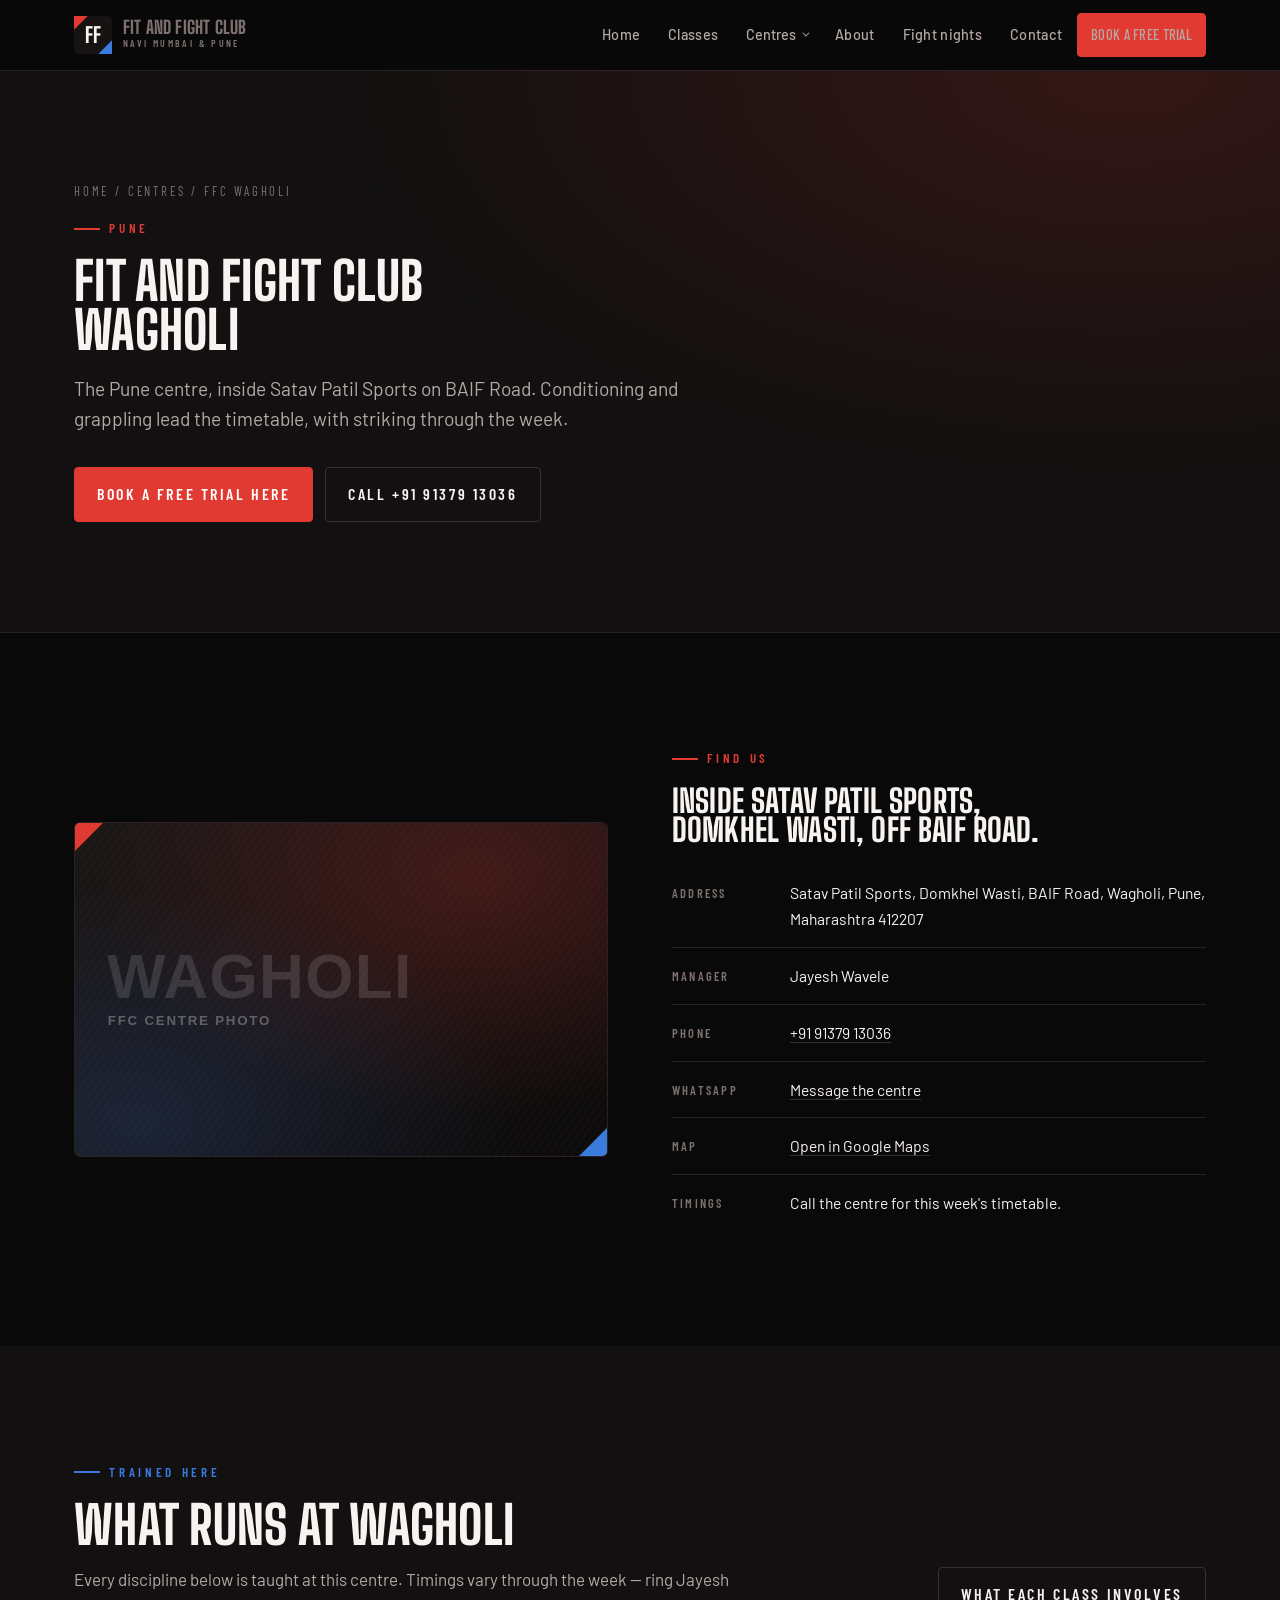
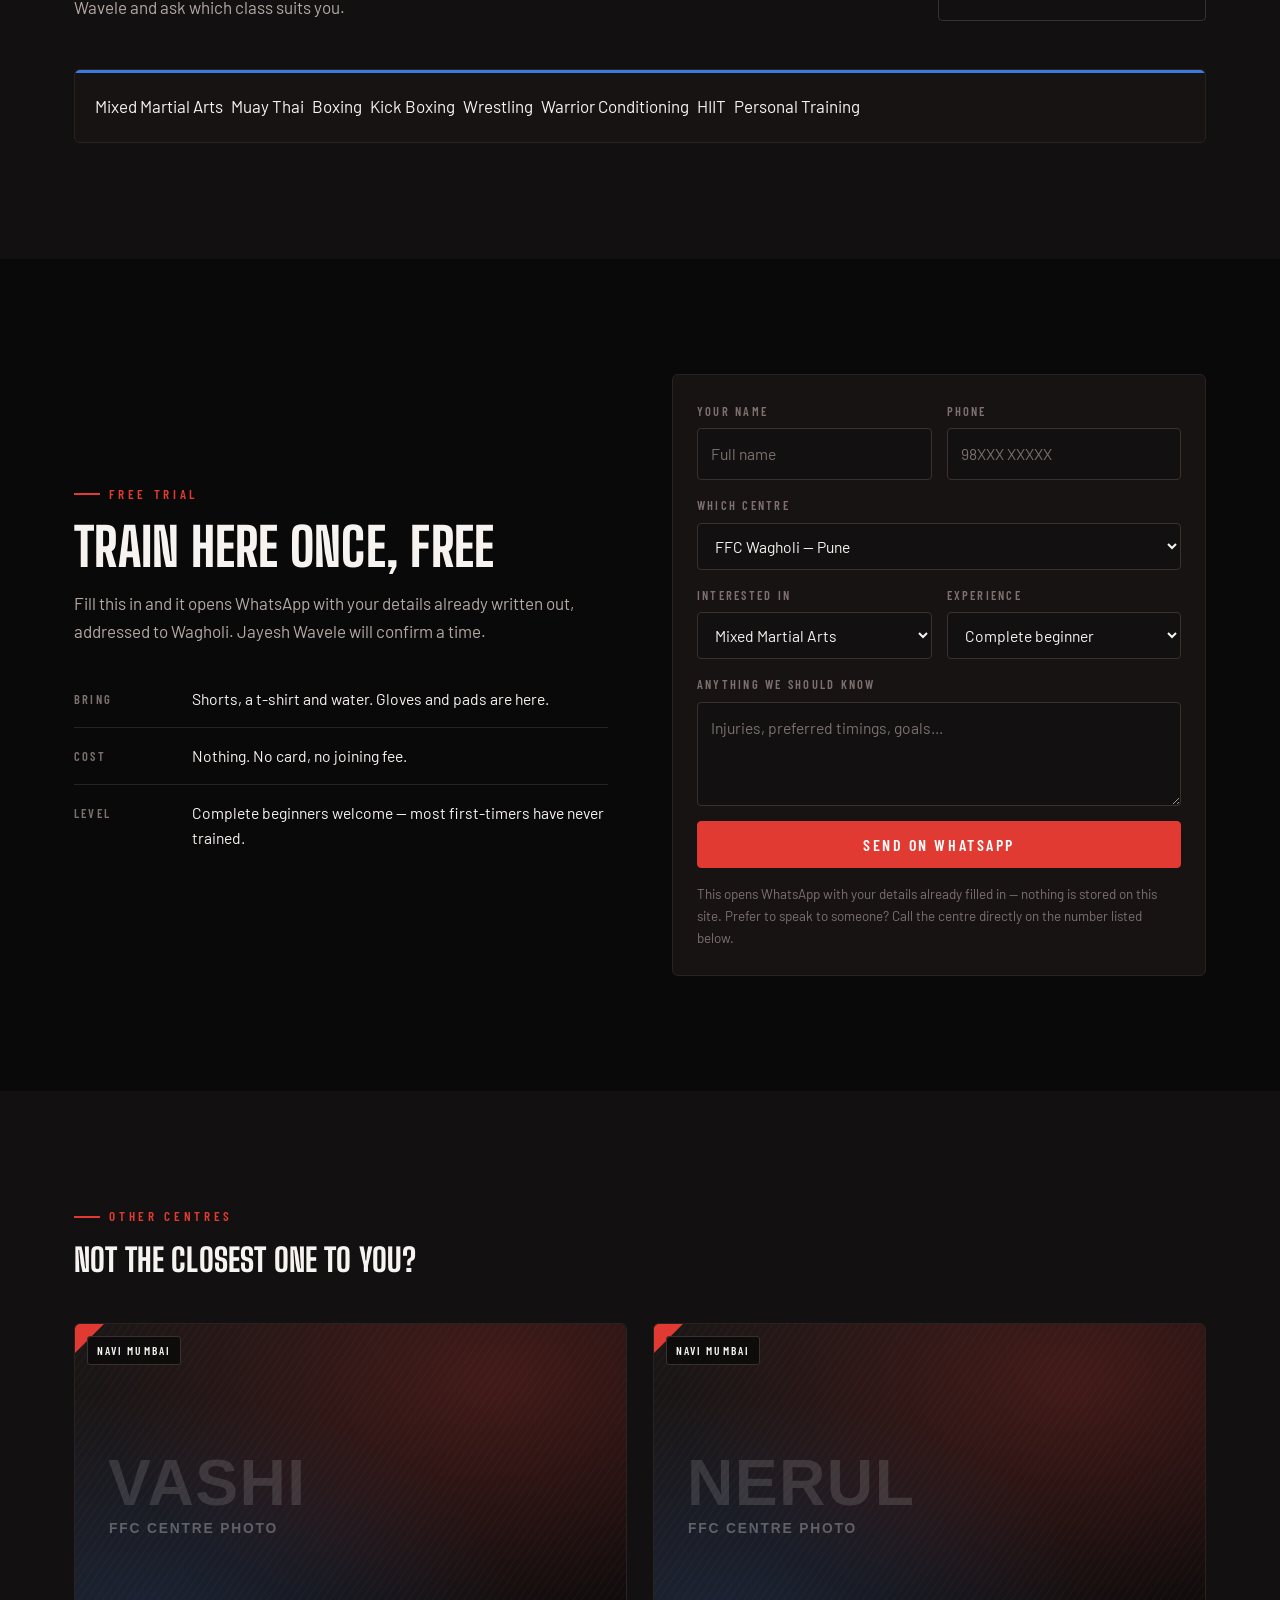
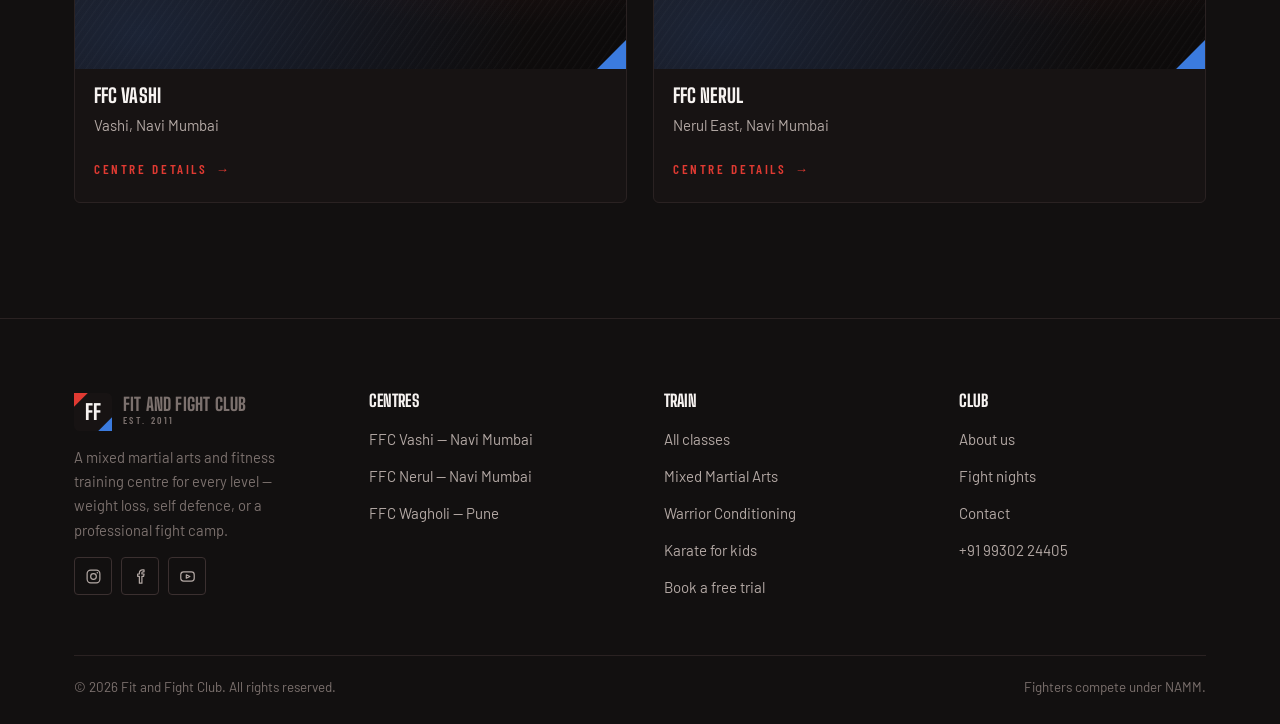
<file: wagholi/index.html>
<!doctype html>
<html lang="en">
<head>
  <meta charset="utf-8">
  <meta name="viewport" content="width=device-width, initial-scale=1">
  <title>FFC Wagholi | Fit and Fight Club, Wagholi, Pune</title>
  <meta name="description" content="Fit and Fight Club Wagholi — Satav Patil Sports, Domkhel Wasti, BAIF Road, Wagholi, Pune, Maharashtra 412207. MMA, Muay Thai, boxing, wrestling, BJJ and Warrior Conditioning. Call +91 91379 13036 to book a free trial.">
  <meta name="theme-color" content="#0A0909">
  <meta property="og:type" content="website">
  <meta property="og:site_name" content="Fit and Fight Club">
  <meta property="og:title" content="FFC Wagholi | Fit and Fight Club, Wagholi, Pune">
  <meta property="og:description" content="Fit and Fight Club Wagholi — Satav Patil Sports, Domkhel Wasti, BAIF Road, Wagholi, Pune, Maharashtra 412207. MMA, Muay Thai, boxing, wrestling, BJJ and Warrior Conditioning. Call +91 91379 13036 to book a free trial.">
  <link rel="icon" href="../assets/favicon.svg" type="image/svg+xml">
  <link rel="preconnect" href="https://fonts.googleapis.com">
  <link rel="preconnect" href="https://fonts.gstatic.com" crossorigin>
  <link rel="stylesheet" href="https://fonts.googleapis.com/css2?family=Barlow+Condensed:wght@600&family=Barlow:wght@400;500;600&family=Big+Shoulders+Display:wght@700;800&display=swap">
  <link rel="stylesheet" href="../assets/css/styles.css">
  <script type="application/ld+json">{
  "@context": "https://schema.org",
  "@type": "SportsActivityLocation",
  "name": "Fit and Fight Club, Wagholi",
  "telephone": "+91 91379 13036",
  "parentOrganization": {
    "@type": "Organization",
    "name": "Fit and Fight Club",
    "url": "https://www.fitandfightclub.com"
  },
  "url": "https://www.fitandfightclub.com/wagholi/",
  "sameAs": [
    "https://www.instagram.com/fitandfightclub",
    "https://www.facebook.com/FitNFightClub",
    "https://www.youtube.com/@FitandFightClub"
  ],
  "address": {
    "@type": "PostalAddress",
    "streetAddress": "Satav Patil Sports, Domkhel Wasti, BAIF Road, Wagholi, Pune, Maharashtra 412207",
    "addressLocality": "Pune",
    "postalCode": "412207",
    "addressRegion": "Maharashtra",
    "addressCountry": "IN"
  }
}</script>
</head>
<body>
<a class="skip" href="#main">Skip to content</a>
<!-- HEADER — identical on every page -->
<header class="site-head">
  <div class="wrap">
    <a class="brand" href="../" aria-label="Fit and Fight Club, home">
      <svg viewBox="0 0 36 36" aria-hidden="true"><rect width="36" height="36" rx="5" fill="#171313"/><path d="M0 0h13L0 13Z" fill="#E03A32"/><path d="M36 36H23L36 23Z" fill="#3B7BDE"/><text x="18" y="25.5" text-anchor="middle" fill="#F7F3F1" font-family="Big Shoulders Display, Arial Narrow, sans-serif" font-weight="800" font-size="20">FF</text></svg>
      <span><b>Fit and Fight Club</b><span>Navi Mumbai &amp; Pune</span></span>
    </a>
    <button class="burger" aria-label="Menu" aria-expanded="false" aria-controls="nav"><span></span></button>
    <nav class="nav" id="nav" aria-label="Primary">
      <a href="../">Home</a>
      <a href="../classes/">Classes</a>
      <div class="has-menu">
        <button type="button" aria-expanded="false" aria-current="page">Centres</button>
        <div class="menu"><a href="../vashi/"><b>FFC Vashi</b><i>Vashi, Navi Mumbai</i></a><a href="../nerul/"><b>FFC Nerul</b><i>Nerul East, Navi Mumbai</i></a><a href="../wagholi/"><b>FFC Wagholi</b><i>Wagholi, Pune</i></a></div>
      </div>
      <a href="../about/">About</a>
      <a href="https://www.fitandfightclub.com/event-details/warriors-dream-series-15-fight-night" target="_blank" rel="noopener">Fight nights</a>
      <a href="../contact/">Contact</a>
      <a class="btn btn-primary btn-sm" href="../contact/#trial">Book a free trial</a>
    </nav>
  </div>
</header>
<main id="main">
<section class="page-hero">
  <div class="wrap">
    <p class="crumbs"><a href="../">Home</a> / Centres / FFC Wagholi</p>
    <p class="eyebrow">Pune</p>
    <h1 class="d2">Fit and Fight Club<br>Wagholi</h1>
    <p class="lead" style="margin-top:1.2rem">The Pune centre, inside Satav Patil Sports on BAIF Road. Conditioning and grappling lead the timetable, with striking through the week.</p>
    <div class="btn-row" style="margin-top:2rem">
      <a class="btn btn-primary" href="#trial">Book a free trial here</a>
      <a class="btn btn-ghost" href="tel:+919137913036">Call +91 91379 13036</a>
    </div>
  </div>
</section>

<section class="section">
  <div class="wrap split">
    <div class="panel corner">
      <img src="../assets/img/centre-wagholi.svg" alt="Fit and Fight Club Wagholi" width="1200" height="750">
    </div>
    <div>
      <p class="eyebrow">Find us</p>
      <h2 class="d3" style="margin-bottom:1.2rem">Inside Satav Patil Sports, Domkhel Wasti, off BAIF Road.</h2>
      <ul class="info-list">
        <li><span class="k">Address</span><span class="v">Satav Patil Sports, Domkhel Wasti, BAIF Road, Wagholi, Pune, Maharashtra 412207</span></li>
        <li><span class="k">Manager</span><span class="v">Jayesh Wavele</span></li>
        <li><span class="k">Phone</span><span class="v"><a href="tel:+919137913036">+91 91379 13036</a></span></li>
        <li><span class="k">WhatsApp</span><span class="v"><a href="https://wa.me/919137913036" target="_blank" rel="noopener">Message the centre</a></span></li>
        <li><span class="k">Map</span><span class="v"><a href="https://www.google.com/maps/search/?api=1&query=Fit+and+Fight+Club+Satav+Patil+Sports+Wagholi+Pune" target="_blank" rel="noopener">Open in Google Maps</a></span></li>
        <li><span class="k">Timings</span><span class="v">Call the centre for this week's timetable.</span></li>
      </ul>
    </div>
  </div>
</section>

<section class="section band">
  <div class="wrap">
    <div class="head-row"><div>
      <p class="eyebrow blue">Trained here</p>
      <h2 class="d2">What runs at Wagholi</h2>
      <p class="prose">Every discipline below is taught at this centre. Timings vary through the week —
        ring Jayesh Wavele and ask which class suits you.</p>
    </div>
    <a class="btn btn-ghost" href="../classes/">What each class involves</a></div>
    <ul class="pillar" style="display:flex;flex-wrap:wrap;gap:8px;list-style:none;margin:0;padding:22px 20px">
      <li>Mixed Martial Arts</li><li>Muay Thai</li><li>Boxing</li><li>Kick Boxing</li><li>Wrestling</li><li>Warrior Conditioning</li><li>HIIT</li><li>Personal Training</li>
    </ul>
  </div>
</section>

<section class="section" id="trial">
  <div class="wrap split">
    <div>
      <p class="eyebrow">Free trial</p>
      <h2 class="d2">Train here once, free</h2>
      <p class="prose" style="margin-top:1.1rem">Fill this in and it opens WhatsApp with your details
        already written out, addressed to Wagholi. Jayesh Wavele will confirm a time.</p>
      <ul class="info-list" style="margin-top:1.6rem">
        <li><span class="k">Bring</span><span class="v">Shorts, a t-shirt and water. Gloves and pads are here.</span></li>
        <li><span class="k">Cost</span><span class="v">Nothing. No card, no joining fee.</span></li>
        <li><span class="k">Level</span><span class="v">Complete beginners welcome — most first-timers have never trained.</span></li>
      </ul>
    </div>
    <div class="panel" style="padding:26px 24px">
      <form class="form" data-enquiry novalidate>
  <div class="field-row">
    <div class="field"><label for="f-name">Your name</label>
      <input id="f-name" name="name" type="text" autocomplete="name" placeholder="Full name" required></div>
    <div class="field"><label for="f-phone">Phone</label>
      <input id="f-phone" name="phone" type="tel" autocomplete="tel" placeholder="98XXX XXXXX" required></div>
  </div>
  <div class="field"><label for="f-centre">Which centre</label>
    <select id="f-centre" name="centre"><option value="Vashi" data-phone="919821794867" data-name="FFC Vashi">FFC Vashi — Navi Mumbai</option><option value="Nerul" data-phone="919321786341" data-name="FFC Nerul">FFC Nerul — Navi Mumbai</option><option value="Wagholi" data-phone="919137913036" data-name="FFC Wagholi" selected>FFC Wagholi — Pune</option></select></div>
  <div class="field-row">
    <div class="field"><label for="f-interest">Interested in</label>
      <select id="f-interest" name="interest"><option>Mixed Martial Arts</option><option>Muay Thai</option><option>Boxing</option><option>Kick Boxing</option><option>Wrestling</option><option>Brazilian Jiu Jitsu</option><option>Warrior Conditioning</option><option>HIIT</option><option>Karate for Kids</option><option>Personal Training</option><option>Not sure yet</option></select></div>
    <div class="field"><label for="f-exp">Experience</label>
      <select id="f-exp" name="experience">
        <option>Complete beginner</option><option>Trained before</option>
        <option>Train regularly</option><option>Competing</option></select></div>
  </div>
  <div class="field"><label for="f-msg">Anything we should know</label>
    <textarea id="f-msg" name="message" rows="3" placeholder="Injuries, preferred timings, goals..."></textarea></div>
  <button class="btn btn-primary" type="submit">Send on WhatsApp</button>
  <p class="form-note" data-sent hidden></p>
  <p class="form-note">This opens WhatsApp with your details already filled in — nothing is stored on this site.
    Prefer to speak to someone? Call the centre directly on the number listed below.</p>
</form>
    </div>
  </div>
</section>

<section class="section band">
  <div class="wrap">
    <div class="head-row"><div>
      <p class="eyebrow">Other centres</p>
      <h2 class="d3">Not the closest one to you?</h2>
    </div></div>
    <div class="grid g2">
      <a class="card centre-card reveal" href="../vashi/">
        <div class="card-media"><span class="tagline">Navi Mumbai</span>
          <img src="../assets/img/centre-vashi.svg" alt="FFC Vashi" width="1200" height="750" loading="lazy"></div>
        <div class="card-body"><h3>FFC Vashi</h3>
          <p>Vashi, Navi Mumbai</p><span class="card-more">Centre details</span></div>
      </a>
      <a class="card centre-card reveal" href="../nerul/">
        <div class="card-media"><span class="tagline">Navi Mumbai</span>
          <img src="../assets/img/centre-nerul.svg" alt="FFC Nerul" width="1200" height="750" loading="lazy"></div>
        <div class="card-body"><h3>FFC Nerul</h3>
          <p>Nerul East, Navi Mumbai</p><span class="card-more">Centre details</span></div>
      </a>
    </div>
  </div>
</section>

</main>
<!-- FOOTER — identical on every page -->
<footer class="site-foot">
  <div class="wrap">
    <div class="foot-grid">
      <div>
        <a class="brand" href="../" style="margin-bottom:14px">
          <svg viewBox="0 0 36 36" aria-hidden="true"><rect width="36" height="36" rx="5" fill="#171313"/><path d="M0 0h13L0 13Z" fill="#E03A32"/><path d="M36 36H23L36 23Z" fill="#3B7BDE"/><text x="18" y="25.5" text-anchor="middle" fill="#F7F3F1" font-family="Big Shoulders Display, Arial Narrow, sans-serif" font-weight="800" font-size="20">FF</text></svg>
          <span><b>Fit and Fight Club</b><span>Est. 2011</span></span>
        </a>
        <p class="muted" style="font-size:.92rem;max-width:30ch">
          A mixed martial arts and fitness training centre for every level — weight loss, self defence,
          or a professional fight camp.</p>
        <div class="socials"><a href="https://www.instagram.com/fitandfightclub" target="_blank" rel="noopener" aria-label="Instagram"><svg viewBox="0 0 24 24" fill="none" stroke="currentColor" stroke-width="1.7" stroke-linecap="round" stroke-linejoin="round"><rect x="3" y="3" width="18" height="18" rx="5"/><circle cx="12" cy="12" r="4"/><circle cx="17.4" cy="6.6" r="1.1" fill="currentColor" stroke="none"/></svg></a><a href="https://www.facebook.com/FitNFightClub" target="_blank" rel="noopener" aria-label="Facebook"><svg viewBox="0 0 24 24" fill="none" stroke="currentColor" stroke-width="1.7" stroke-linecap="round" stroke-linejoin="round"><path d="M14 8.5V7a1.6 1.6 0 0 1 1.7-1.6H17V2.6h-2.4A4.3 4.3 0 0 0 10.4 7v1.5H8V11.7h2.4v9.7H14v-9.7h2.4l.6-3.2Z"/></svg></a><a href="https://www.youtube.com/@FitandFightClub" target="_blank" rel="noopener" aria-label="Youtube"><svg viewBox="0 0 24 24" fill="none" stroke="currentColor" stroke-width="1.7" stroke-linecap="round" stroke-linejoin="round"><rect x="2.5" y="5.5" width="19" height="13" rx="4"/><path d="M10.3 9.6l5 2.4-5 2.4Z"/></svg></a></div>
      </div>
      <div>
        <h4>Centres</h4>
        <ul><li><a href="../vashi/">FFC Vashi — Navi Mumbai</a></li><li><a href="../nerul/">FFC Nerul — Navi Mumbai</a></li><li><a href="../wagholi/">FFC Wagholi — Pune</a></li></ul>
      </div>
      <div>
        <h4>Train</h4>
        <ul>
          <li><a href="../classes/">All classes</a></li>
          <li><a href="../classes/#mma">Mixed Martial Arts</a></li>
          <li><a href="../classes/#warrior-conditioning">Warrior Conditioning</a></li>
          <li><a href="../classes/#karate">Karate for kids</a></li>
          <li><a href="../contact/#trial">Book a free trial</a></li>
        </ul>
      </div>
      <div>
        <h4>Club</h4>
        <ul>
          <li><a href="../about/">About us</a></li>
          <li><a href="https://www.fitandfightclub.com/event-details/warriors-dream-series-15-fight-night" target="_blank" rel="noopener">Fight nights</a></li>
          <li><a href="../contact/">Contact</a></li>
          <li><a href="tel:+919930224405">+91 99302 24405</a></li>
        </ul>
      </div>
    </div>
    <div class="foot-base">
      <span>&copy; <span data-year>2026</span> Fit and Fight Club. All rights reserved.</span>
      <span>Fighters compete under <a href="https://www.instagram.com/nmmmaa_official" target="_blank" rel="noopener">NAMM</a>.</span>
    </div>
  </div>
</footer>
<script src="../assets/js/site.js"></script>
</body>
</html>
</file>
<file: assets/css/styles.css>
/* ============================================================
   FIT AND FIGHT CLUB
   ------------------------------------------------------------
   One committed visual world: the inside of a fight gym after
   dark. Colours come from the corners of a bout — red corner as
   the house accent, blue corner as its answer, gold kept for
   things that were actually won. Two recurring devices:

     .ropes   three hairlines, the ring ropes, used as the rule
              between sections
     .corner  a red triangle cut into one corner of a panel and
              a blue one opposite

   Single theme by choice, so every colour is painted explicitly
   and nothing is inherited from the host.
   ============================================================ */

:root{
  --ink-0:#0A0909;       /* page ground */
  --ink-1:#121010;       /* raised band */
  --ink-2:#171313;       /* panel */
  --ink-3:#1F1919;       /* panel, hover */
  --line:#2A2222;
  --line-2:#3B3030;

  --fg:#F7F3F1;
  --fg-2:#B4A9A5;
  --fg-3:#7C716E;

  --red:#E03A32;         /* red corner */
  --red-deep:#A81A18;
  --red-wash:rgba(224,58,50,.12);
  --blue:#3B7BDE;        /* blue corner */
  --blue-wash:rgba(59,123,222,.14);
  --gold:#DFA52B;

  --max:1220px;
  --gut:clamp(18px,5vw,44px);
  --sp:clamp(60px,9vw,124px);   /* vertical rhythm between sections */

  color-scheme:dark;
}

*,*::before,*::after{box-sizing:border-box}
html{overflow-x:clip;scroll-behavior:smooth}
@media (prefers-reduced-motion:reduce){html{scroll-behavior:auto}}

body{
  margin:0;
  background:var(--ink-0);
  color:var(--fg);
  font-family:Barlow,-apple-system,BlinkMacSystemFont,"Segoe UI",Helvetica,sans-serif;
  font-size:clamp(15px,.55vw + 14px,17px);
  line-height:1.65;
  -webkit-font-smoothing:antialiased;
  overflow-x:clip;
}
img,svg,video{max-width:100%;height:auto;display:block}
a{color:inherit}

/* ---------- type ---------- */
.d1,.d2,.d3,.d4,h1,h2,h3,h4{
  /* Barlow Condensed sits second on purpose: if the display face fails
     to load, the layout still gets a condensed fallback instead of
     blowing the headline across three extra lines. */
  font-family:"Big Shoulders Display","Barlow Condensed","Archivo Narrow","Arial Narrow",sans-serif;
  font-stretch:condensed;
  font-weight:800;
  text-transform:uppercase;
  letter-spacing:.005em;
  line-height:.92;
  margin:0;
  text-wrap:balance;
}
.d1{font-size:clamp(2.5rem,7.4vw,5.5rem)}
.d2{font-size:clamp(1.9rem,4.3vw,3.3rem)}
.d3{font-size:clamp(1.45rem,2.5vw,2.05rem)}
.d4{font-size:clamp(1.12rem,1.6vw,1.35rem)}
p{margin:0 0 1.05em}
p:last-child{margin-bottom:0}
.lead{font-size:clamp(1.05rem,1.5vw,1.3rem);color:var(--fg-2);line-height:1.6;max-width:62ch}
.prose{max-width:66ch;color:var(--fg-2)}
.prose strong{color:var(--fg);font-weight:600}
.eyebrow{
  font-family:"Barlow Condensed",Barlow,sans-serif;
  font-size:.82rem;font-weight:600;letter-spacing:.28em;text-transform:uppercase;
  color:var(--red);display:flex;align-items:center;gap:.7em;margin:0 0 1.1rem;
}
.eyebrow::before{content:"";width:26px;height:2px;background:var(--red);flex:none}
.eyebrow.blue{color:var(--blue)} .eyebrow.blue::before{background:var(--blue)}
.muted{color:var(--fg-3)}

/* ---------- layout ---------- */
.wrap{width:100%;max-width:var(--max);margin-inline:auto;padding-inline:var(--gut)}
.section{padding-block:var(--sp)}
.section.tight{padding-block:clamp(44px,6vw,80px)}
.band{background:var(--ink-1)}
.grid{display:grid;gap:clamp(16px,2.4vw,26px)}
.g2{grid-template-columns:repeat(auto-fit,minmax(290px,1fr))}
.g3{grid-template-columns:repeat(auto-fit,minmax(300px,1fr))}
.g4{grid-template-columns:repeat(auto-fit,minmax(212px,1fr))}
.split{display:grid;grid-template-columns:minmax(0,1fr) minmax(0,1fr);gap:clamp(26px,5vw,64px);align-items:center}
.head-row{display:flex;align-items:flex-end;justify-content:space-between;gap:24px;flex-wrap:wrap;margin-bottom:clamp(26px,4vw,48px)}
.head-row .prose{margin-top:1rem}

/* the ring ropes, used as a section rule */
.ropes{display:flex;flex-direction:column;gap:5px;padding-block:2px}
.ropes span{display:block;height:1px;background:var(--line)}
.ropes span:nth-child(2){background:var(--red);opacity:.55}

/* ---------- header ---------- */
.site-head{
  position:sticky;top:0;z-index:60;
  background:rgba(10,9,9,.86);
  backdrop-filter:blur(12px);
  border-bottom:1px solid var(--line);
}
.site-head .wrap{display:flex;align-items:center;gap:18px;min-height:70px}
.brand{display:flex;align-items:center;gap:11px;text-decoration:none;flex:none}
.brand svg{width:38px;height:38px;flex:none}
.brand b{
  font-family:"Big Shoulders Display",sans-serif;font-weight:800;font-size:1.12rem;
  text-transform:uppercase;line-height:.9;letter-spacing:.01em;display:block;
}
.brand span{
  font-family:"Barlow Condensed",sans-serif;font-size:.62rem;letter-spacing:.24em;
  text-transform:uppercase;color:var(--fg-3);font-weight:600;
}
.nav{margin-left:auto;display:flex;align-items:center;gap:2px}
.nav a{
  text-decoration:none;color:var(--fg-2);padding:9px 13px;border-radius:4px;
  font-size:.9rem;font-weight:500;letter-spacing:.02em;white-space:nowrap;position:relative;
}
.nav a:hover{color:var(--fg);background:var(--ink-2)}
.nav a[aria-current="page"]{color:var(--fg);font-weight:600}
.nav a[aria-current="page"]::after{
  content:"";position:absolute;left:13px;right:13px;bottom:3px;height:2px;background:var(--red);
}
.has-menu{position:relative}
.has-menu > button{
  background:none;border:0;cursor:pointer;color:var(--fg-2);font:inherit;font-size:.9rem;font-weight:500;
  padding:9px 13px;border-radius:4px;display:flex;align-items:center;gap:6px;
}
.has-menu > button:hover{color:var(--fg);background:var(--ink-2)}
.has-menu > button::after{content:"";width:5px;height:5px;border-right:1.6px solid currentColor;border-bottom:1.6px solid currentColor;transform:rotate(45deg) translateY(-2px)}
.menu{
  position:absolute;top:calc(100% + 6px);right:0;min-width:236px;background:var(--ink-2);
  border:1px solid var(--line);border-radius:6px;padding:6px;display:none;
  box-shadow:0 26px 60px -20px rgba(0,0,0,.9);
}
.has-menu.open .menu{display:block}
.menu a{display:block;padding:9px 11px;border-radius:4px;text-decoration:none;color:var(--fg-2)}
.menu a:hover{background:var(--ink-3);color:var(--fg)}
.menu a b{display:block;font-family:Barlow,sans-serif;font-size:.92rem;font-weight:600;color:var(--fg);text-transform:none;letter-spacing:0}
.menu a i{font-style:normal;font-size:.76rem;color:var(--fg-3)}
.burger{
  display:none;margin-left:auto;background:none;border:1px solid var(--line-2);border-radius:5px;
  width:42px;height:38px;cursor:pointer;padding:0;place-items:center;
}
.burger span{display:block;width:17px;height:2px;background:var(--fg);position:relative}
.burger span::before,.burger span::after{content:"";position:absolute;left:0;width:17px;height:2px;background:var(--fg)}
.burger span::before{top:-5px} .burger span::after{top:5px}

/* ---------- buttons ---------- */
.btn{
  display:inline-flex;align-items:center;justify-content:center;gap:9px;
  padding:13px 22px;border-radius:4px;text-decoration:none;cursor:pointer;border:1px solid transparent;
  font-family:"Barlow Condensed",Barlow,sans-serif;
  font-size:1rem;font-weight:600;letter-spacing:.16em;text-transform:uppercase;
  transition:background .16s,border-color .16s,color .16s,transform .16s;
}
.btn-primary{background:var(--red);color:#fff;border-color:var(--red)}
.btn-primary:hover{background:var(--red-deep);border-color:var(--red-deep)}
.btn-ghost{border-color:var(--line-2);color:var(--fg)}
.btn-ghost:hover{border-color:var(--fg);background:var(--ink-2)}
.btn-sm{padding:9px 15px;font-size:.86rem}
.btn:active{transform:translateY(1px)}
.btn-row{display:flex;gap:12px;flex-wrap:wrap}

/* ---------- hero ---------- */
.hero{position:relative;isolation:isolate;overflow:hidden;background:var(--ink-0)}
.hero-media{position:absolute;inset:0;z-index:-2}
.hero-media img{width:100%;height:100%;object-fit:cover;opacity:.55}
.hero::after{
  content:"";position:absolute;inset:0;z-index:-1;
  background:
    radial-gradient(120% 80% at 78% 8%, rgba(224,58,50,.20), transparent 58%),
    radial-gradient(90% 70% at 8% 92%, rgba(59,123,222,.16), transparent 60%),
    linear-gradient(180deg, rgba(10,9,9,.55) 0%, rgba(10,9,9,.80) 58%, var(--ink-0) 100%);
}
.hero .wrap{padding-block:clamp(64px,12vh,132px) clamp(48px,8vh,92px)}
.hero .d1{max-width:17ch}
.hero .d1 em{font-style:normal;color:var(--red);display:block}
.hero .lead{margin-top:1.5rem}
.hero .btn-row{margin-top:2.2rem}
.page-hero{position:relative;border-bottom:1px solid var(--line);background:var(--ink-1);overflow:hidden}
.page-hero::after{
  content:"";position:absolute;inset:0;
  background:radial-gradient(100% 120% at 88% 0%, rgba(224,58,50,.16), transparent 62%);
  pointer-events:none;
}
.page-hero .wrap{padding-block:clamp(56px,10vw,110px);position:relative;z-index:1}
.crumbs{font-family:"Barlow Condensed",sans-serif;font-size:.8rem;letter-spacing:.22em;text-transform:uppercase;color:var(--fg-3);margin-bottom:1rem}
.crumbs a{color:var(--fg-3);text-decoration:none}
.crumbs a:hover{color:var(--red)}

/* ---------- stat strip ---------- */
.stats{
  display:grid;grid-template-columns:repeat(auto-fit,minmax(150px,1fr));
  border-top:1px solid var(--line);border-bottom:1px solid var(--line);background:var(--ink-1);
}
.stat{padding:22px var(--gut);border-right:1px solid var(--line)}
.stat:last-child{border-right:0}
.stat b{
  display:block;font-family:"Big Shoulders Display",sans-serif;font-weight:800;
  font-size:clamp(1.75rem,2.7vw,2.35rem);line-height:1;color:var(--fg);
}
.stat span{
  display:block;margin-top:6px;font-family:"Barlow Condensed",sans-serif;
  font-size:.78rem;letter-spacing:.2em;text-transform:uppercase;color:var(--fg-3);font-weight:600;
}

/* ---------- panels & cards ---------- */
.panel{
  position:relative;background:var(--ink-2);border:1px solid var(--line);border-radius:6px;
  overflow:hidden;
}
.corner::before,.corner::after{content:"";position:absolute;width:0;height:0;pointer-events:none;z-index:2}
.corner::before{top:0;left:0;border-top:16px solid var(--red);border-right:16px solid transparent}
.corner::after{bottom:0;right:0;border-bottom:16px solid var(--blue);border-left:16px solid transparent}

.card{
  display:flex;flex-direction:column;text-decoration:none;color:inherit;
  background:var(--ink-2);border:1px solid var(--line);border-radius:6px;overflow:hidden;
  transition:border-color .18s,transform .18s,background .18s;position:relative;
}
a.card:hover{border-color:var(--line-2);background:var(--ink-3);transform:translateY(-3px)}
.card-media{aspect-ratio:4/3;background:var(--ink-3);overflow:hidden;position:relative}
.card-media img{width:100%;height:100%;object-fit:cover;transition:transform .4s}
a.card:hover .card-media img{transform:scale(1.04)}
.card-body{padding:18px 19px 21px;display:flex;flex-direction:column;gap:.6rem;flex:1}
.card-body h3{font-size:1.22rem}
.card-body p{color:var(--fg-2);font-size:.94rem;line-height:1.55;margin:0}
.card-more{
  margin-top:auto;padding-top:12px;font-family:"Barlow Condensed",sans-serif;font-size:.82rem;
  letter-spacing:.2em;text-transform:uppercase;color:var(--red);font-weight:600;
  display:flex;align-items:center;gap:8px;
}
.card-more::after{content:"→";transition:transform .18s}
a.card:hover .card-more::after{transform:translateX(4px)}
.tagline{
  position:absolute;top:12px;left:12px;z-index:3;
  background:rgba(10,9,9,.82);border:1px solid var(--line-2);border-radius:3px;
  padding:4px 9px;font-family:"Barlow Condensed",sans-serif;font-size:.72rem;
  letter-spacing:.18em;text-transform:uppercase;font-weight:600;color:var(--fg);
}

/* pillar (three big offers on the home page) */
.pillar{padding:26px 24px 30px;background:var(--ink-2);border:1px solid var(--line);border-radius:6px;position:relative;overflow:hidden}
.pillar::before{content:"";position:absolute;top:0;left:0;width:100%;height:3px;background:var(--red)}
.pillar:nth-child(2)::before{background:var(--blue)}
.pillar:nth-child(3)::before{background:var(--gold)}
.pillar h3{font-size:1.4rem;margin-bottom:.7rem}
.pillar p{color:var(--fg-2);font-size:.96rem}
.pillar ul{margin:.9rem 0 0;padding:0;list-style:none;display:flex;flex-wrap:wrap;gap:6px}
.pillar ul li{
  font-family:"Barlow Condensed",sans-serif;font-size:.78rem;letter-spacing:.12em;text-transform:uppercase;
  border:1px solid var(--line-2);border-radius:3px;padding:3px 8px;color:var(--fg-2);font-weight:600;
}

/* coach */
.coach{text-align:left}
.coach .card-media{aspect-ratio:1/1}
.coach h3{font-size:1.2rem;margin-bottom:2px}
.coach .role{font-family:"Barlow Condensed",sans-serif;font-size:.8rem;letter-spacing:.16em;text-transform:uppercase;color:var(--red);font-weight:600}
.coach .tel{font-size:.88rem;color:var(--fg-3);text-decoration:none}
.coach .tel:hover{color:var(--fg)}

/* centre card + detail */
.centre-card .card-media{aspect-ratio:16/10}
.centre-meta{display:flex;flex-direction:column;gap:.35rem;font-size:.92rem;color:var(--fg-2)}
.centre-meta .row{display:flex;gap:9px;align-items:flex-start}
.centre-meta svg{width:16px;height:16px;flex:none;margin-top:4px;color:var(--red)}
.info-list{list-style:none;margin:0;padding:0;display:flex;flex-direction:column}
.info-list li{display:flex;gap:14px;padding:15px 0;border-bottom:1px solid var(--line)}
.info-list li:last-child{border-bottom:0}
.info-list dt,.info-list .k{
  flex:none;width:104px;font-family:"Barlow Condensed",sans-serif;font-size:.78rem;
  letter-spacing:.18em;text-transform:uppercase;color:var(--fg-3);font-weight:600;padding-top:3px;
}
.info-list .v{color:var(--fg);font-size:.98rem}
.info-list .v a{color:var(--fg);text-decoration:none;border-bottom:1px solid var(--line-2)}
.info-list .v a:hover{color:var(--red);border-color:var(--red)}

/* discipline tile */
.disc{position:relative;border:1px solid var(--line);border-radius:6px;overflow:hidden;background:var(--ink-2)}
.disc img{aspect-ratio:5/4;object-fit:cover;width:100%}
.disc-body{padding:17px 18px 20px}
.disc-body h3{font-size:1.22rem;margin-bottom:.5rem}
.disc-body p{font-size:.93rem;color:var(--fg-2);margin:0}
.disc-body .who{
  margin-top:.85rem;font-family:"Barlow Condensed",sans-serif;font-size:.76rem;letter-spacing:.16em;
  text-transform:uppercase;color:var(--fg-3);font-weight:600;
}

/* quote / philosophy */
.quote{
  border-left:3px solid var(--red);padding:6px 0 6px 24px;margin:0;
  font-family:"Big Shoulders Display",sans-serif;font-weight:700;text-transform:uppercase;
  font-size:clamp(1.35rem,2.3vw,1.95rem);line-height:1.04;color:var(--fg);
}
.quote cite{
  display:block;margin-top:14px;font-family:"Barlow Condensed",sans-serif;font-style:normal;
  font-size:.8rem;letter-spacing:.2em;color:var(--fg-3);font-weight:600;
}

/* wins */
.wins{list-style:none;margin:0;padding:0;display:flex;flex-direction:column;gap:0}
.wins li{display:flex;gap:16px;align-items:baseline;padding:14px 0;border-bottom:1px solid var(--line)}
.wins li:last-child{border-bottom:0}
.wins .mark{
  font-family:"Big Shoulders Display",sans-serif;font-weight:800;font-size:1.1rem;color:var(--gold);
  flex:none;width:34px;
}
.wins b{font-weight:600;color:var(--fg)}
.wins span{color:var(--fg-3);font-size:.9rem;display:block}

/* form */
.form{display:grid;gap:15px}
.field{display:flex;flex-direction:column;gap:7px}
.field label{
  font-family:"Barlow Condensed",sans-serif;font-size:.78rem;letter-spacing:.18em;
  text-transform:uppercase;color:var(--fg-3);font-weight:600;
}
.field input,.field select,.field textarea{
  width:100%;padding:12px 13px;border-radius:4px;border:1px solid var(--line-2);
  background:var(--ink-1);color:var(--fg);font:inherit;font-size:.98rem;
}
.field input::placeholder,.field textarea::placeholder{color:var(--fg-3)}
.field input:focus,.field select:focus,.field textarea:focus{outline:none;border-color:var(--red);background:var(--ink-2)}
.field-row{display:grid;grid-template-columns:1fr 1fr;gap:15px}
.form-note{font-size:.84rem;color:var(--fg-3)}

/* footer */
.site-foot{background:var(--ink-1);border-top:1px solid var(--line);padding-block:clamp(46px,7vw,74px) 26px}
.foot-grid{display:grid;grid-template-columns:repeat(auto-fit,minmax(210px,1fr));gap:clamp(24px,4vw,48px)}
.foot-grid h4{font-size:1.05rem;margin-bottom:1rem;color:var(--fg)}
.foot-grid ul{list-style:none;margin:0;padding:0;display:flex;flex-direction:column;gap:9px}
.foot-grid a{color:var(--fg-2);text-decoration:none;font-size:.94rem}
.foot-grid a:hover{color:var(--red)}
.socials{display:flex;gap:9px;margin-top:14px}
.socials a{
  width:38px;height:38px;border:1px solid var(--line-2);border-radius:4px;display:grid;place-items:center;color:var(--fg-2);
}
.socials a:hover{border-color:var(--red);color:var(--red)}
.socials svg{width:17px;height:17px}
.foot-base{
  margin-top:clamp(32px,5vw,54px);padding-top:20px;border-top:1px solid var(--line);
  display:flex;gap:14px;justify-content:space-between;flex-wrap:wrap;
  font-size:.84rem;color:var(--fg-3);
}
.foot-base a{color:var(--fg-3);text-decoration:none}
.foot-base a:hover{color:var(--fg-2)}

/* CTA band */
.cta{position:relative;overflow:hidden;background:var(--ink-2);border-block:1px solid var(--line)}
.cta::after{
  content:"";position:absolute;inset:0;
  background:linear-gradient(100deg, rgba(224,58,50,.20), transparent 46%, rgba(59,123,222,.16));
  pointer-events:none;
}
.cta .wrap{position:relative;z-index:1;padding-block:clamp(52px,8vw,90px);text-align:center}
.cta .d2{max-width:20ch;margin-inline:auto}
.cta .btn-row{justify-content:center;margin-top:1.9rem}

/* reveal on scroll */
.reveal{opacity:0;transform:translateY(18px);transition:opacity .6s ease,transform .6s cubic-bezier(.2,.7,.3,1)}
.reveal.in{opacity:1;transform:none}
@media (prefers-reduced-motion:reduce){
  .reveal{opacity:1;transform:none;transition:none}
  *{animation-duration:.01ms!important;transition-duration:.01ms!important}
}

/* focus */
:focus-visible{outline:2px solid var(--red);outline-offset:3px;border-radius:3px}
.skip{position:absolute;left:-9999px;top:0;background:var(--red);color:#fff;padding:10px 16px;z-index:200}
.skip:focus{left:10px;top:10px}

/* ---------- responsive ---------- */
@media (max-width:900px){
  .split{grid-template-columns:1fr}
  .burger{display:grid}
  .nav{
    position:fixed;inset:70px 0 auto;background:var(--ink-1);border-bottom:1px solid var(--line);
    flex-direction:column;align-items:stretch;gap:0;padding:10px var(--gut) 20px;display:none;
    max-height:calc(100vh - 70px);overflow-y:auto;
  }
  .nav.open{display:flex}
  .nav a,.has-menu > button{padding:13px 4px;font-size:1rem;width:100%;border-radius:0;border-bottom:1px solid var(--line)}
  .nav a[aria-current="page"]::after{left:4px;right:auto;width:22px;bottom:8px}
  .has-menu{width:100%}
  .has-menu > button{justify-content:space-between}
  .menu{position:static;display:block;border:0;background:none;box-shadow:none;padding:0 0 8px 14px;min-width:0}
  .menu a{border-bottom:1px solid var(--line);border-radius:0}
  .nav .btn{margin-top:14px;width:100%}
  .stat{border-right:0;border-bottom:1px solid var(--line);padding-block:16px}
  .field-row{grid-template-columns:1fr}
  .info-list li{flex-direction:column;gap:4px}
  .info-list .k{width:auto}
}
</file>
